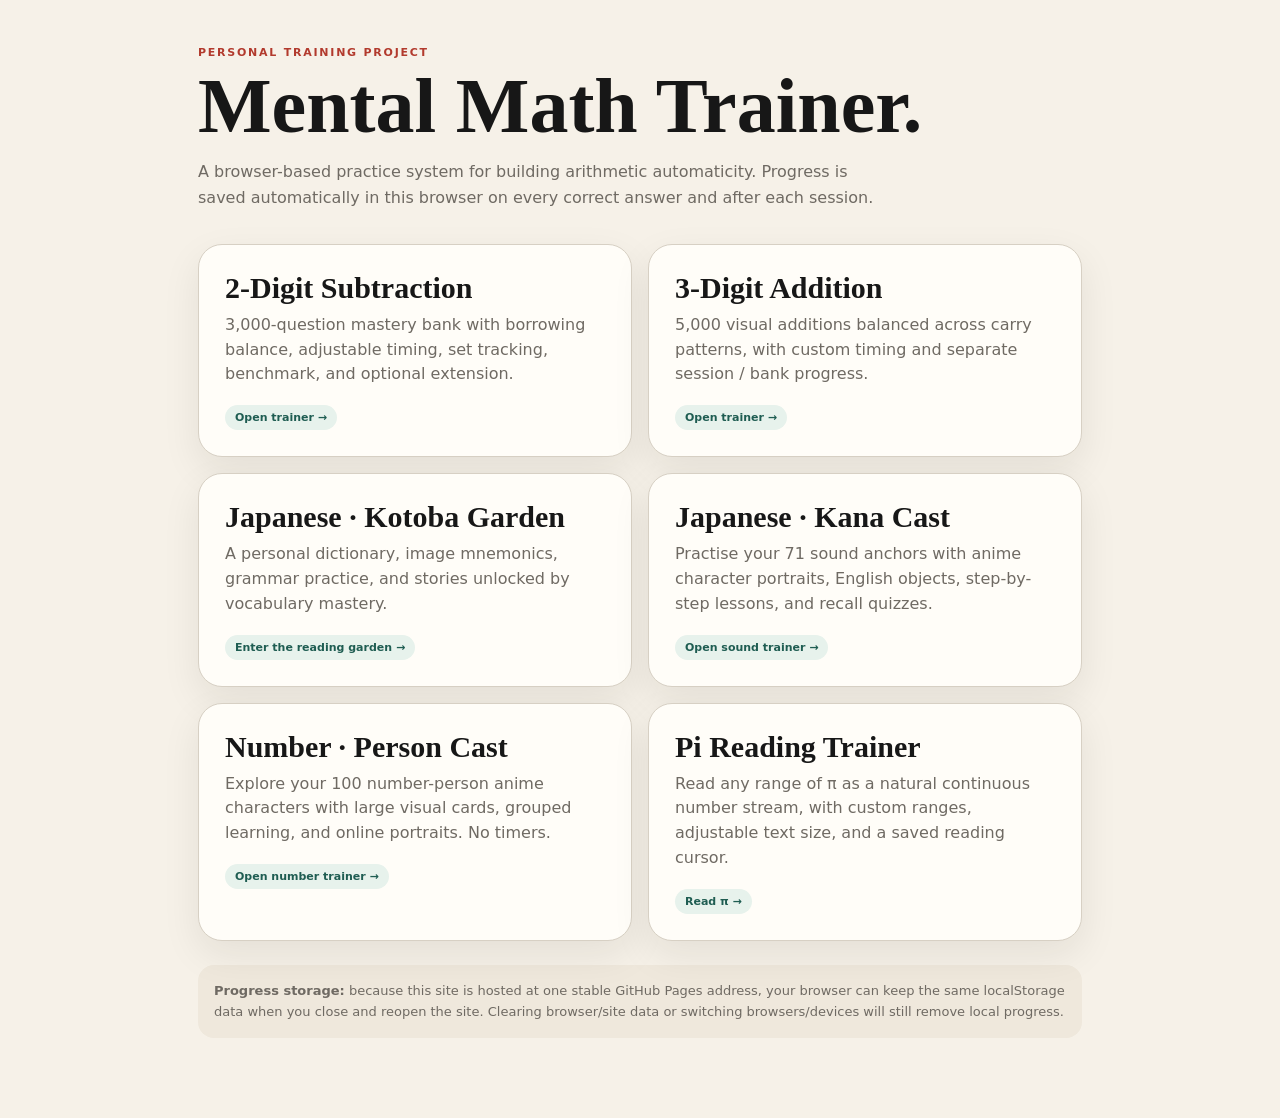
<file: index.html>
<!doctype html>
<html lang="en">
<head>
<meta charset="utf-8"><meta name="viewport" content="width=device-width,initial-scale=1">
<title>Mental Math Trainer</title>
<style>
:root{--p:#f6f1e8;--c:#fffdf8;--i:#171717;--m:#6f6a63;--l:#d7d0c4;--r:#b23a2d;--g:#1f5d52}
*{box-sizing:border-box}body{margin:0;background:var(--p);color:var(--i);font-family:Inter,system-ui,sans-serif}
main{max-width:920px;margin:auto;padding:46px 18px 80px}h1,h2{font-family:Georgia,serif}.ey{color:var(--r);font-weight:800;letter-spacing:.16em;text-transform:uppercase;font-size:11px}
h1{font-size:clamp(44px,9vw,78px);line-height:.95;margin:10px 0 16px}.lead{color:var(--m);line-height:1.65;max-width:700px}
.grid{display:grid;grid-template-columns:repeat(2,1fr);gap:16px;margin-top:32px}.card{display:block;text-decoration:none;color:inherit;background:var(--c);border:1px solid var(--l);border-radius:24px;padding:26px;box-shadow:0 14px 38px rgba(25,20,14,.08)}
.card:hover{transform:translateY(-2px)}.card h2{font-size:30px;margin:0 0 8px}.card p{color:var(--m);line-height:1.55;margin:0 0 18px}.tag{display:inline-block;padding:6px 10px;border-radius:99px;background:#e7f2ec;color:var(--g);font-size:11px;font-weight:800}
.note{margin-top:24px;background:#efe8dc;border-radius:16px;padding:16px;color:var(--m);line-height:1.6;font-size:13px}
@media(max-width:650px){.grid{grid-template-columns:1fr}}
</style></head>
<body><main>
<div class="ey">Personal training project</div>
<h1>Mental Math Trainer.</h1>
<p class="lead">A browser-based practice system for building arithmetic automaticity. Progress is saved automatically in this browser on every correct answer and after each session.</p>
<div class="grid">
<a class="card" href="subtraction.html"><h2>2-Digit Subtraction</h2><p>3,000-question mastery bank with borrowing balance, adjustable timing, set tracking, benchmark, and optional extension.</p><span class="tag">Open trainer →</span></a>
<a class="card" href="three-digit-addition.html"><h2>3-Digit Addition</h2><p>5,000 visual additions balanced across carry patterns, with custom timing and separate session / bank progress.</p><span class="tag">Open trainer →</span></a>
<a class="card" href="japanese/"><h2>Japanese · Kotoba Garden</h2><p>A personal dictionary, image mnemonics, grammar practice, and stories unlocked by vocabulary mastery.</p><span class="tag">Enter the reading garden →</span></a>
<a class="card" href="kana-cast/"><h2>Japanese · Kana Cast</h2><p>Practise your 71 sound anchors with anime character portraits, English objects, step-by-step lessons, and recall quizzes.</p><span class="tag">Open sound trainer →</span></a>
<a class="card" href="number-cast/"><h2>Number · Person Cast</h2><p>Explore your 100 number-person anime characters with large visual cards, grouped learning, and online portraits. No timers.</p><span class="tag">Open number trainer →</span></a>
<a class="card" href="pi-reader.html"><h2>Pi Reading Trainer</h2><p>Read any range of π as a natural continuous number stream, with custom ranges, adjustable text size, and a saved reading cursor.</p><span class="tag">Read π →</span></a>
</div>
<div class="note"><b>Progress storage:</b> because this site is hosted at one stable GitHub Pages address, your browser can keep the same localStorage data when you close and reopen the site. Clearing browser/site data or switching browsers/devices will still remove local progress.</div>
</main></body></html>
</file>
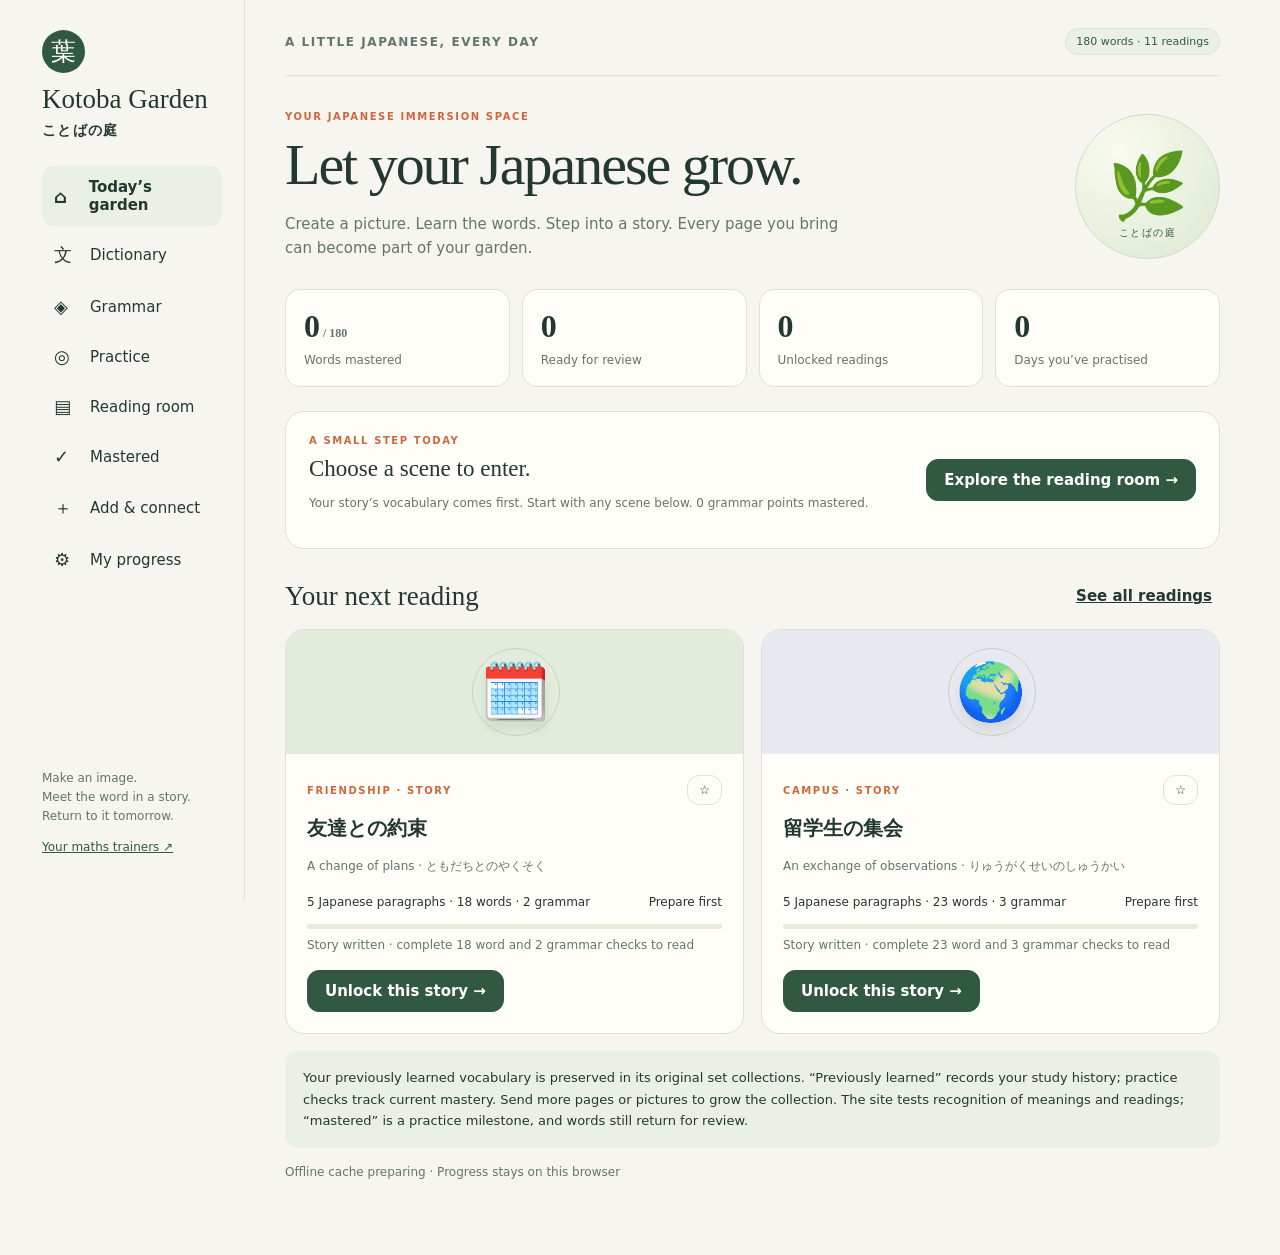
<file: japanese/index.html>
<!doctype html><html lang="en"><head><meta charset="utf-8"><meta name="viewport" content="width=device-width,initial-scale=1"><meta name="theme-color" content="#315942"><meta name="description" content="A personal Japanese dictionary and reading garden. Build images, master vocabulary, and immerse yourself in stories."><title>Kotoba Garden · Japanese immersion</title><link rel="stylesheet" href="styles.css"></head><body>
<div class="shell"><aside class="sidebar"><div class="brand"><span class="seal" lang="ja">葉</span><div>Kotoba Garden<b>ことばの庭</b></div></div><nav class="nav" aria-label="Sections">
<button data-view="home"><span class="icon">⌂</span>Today’s garden</button><button data-view="dictionary"><span class="icon">文</span>Dictionary</button><button data-view="grammar"><span class="icon">◈</span>Grammar</button><button data-view="practice"><span class="icon">◎</span>Practice</button><button data-view="stories"><span class="icon">▤</span>Reading room</button><button data-view="mastered"><span class="icon">✓</span>Mastered</button><button data-view="sources"><span class="icon">＋</span>Add & connect</button><button data-view="settings"><span class="icon">⚙</span>My progress</button>
</nav><div class="sidenote">Make an image.<br>Meet the word in a story.<br>Return to it tomorrow.<p><a href="../">Your maths trainers ↗</a></p></div></aside><main class="main"><header class="topbar"><span class="label">A LITTLE JAPANESE, EVERY DAY</span><span id="content-status" class="pill">Starter collection</span></header><div id="storage-warning" class="notice warning hidden" role="alert"></div><div id="app"></div><footer class="statusline" id="save-status" aria-live="polite"></footer></main></div><dialog id="word-dialog" aria-label="Dictionary entry"></dialog><div id="toast" class="hidden" role="status"></div>
<script id="initial-content" type="application/json">{
  "schemaVersion": 1,
  "revision": "2026-10-12-learned-sets-1",
  "updatedAt": "2026-10-12",
  "foundation": "Readings assume basic particles, pronouns, polite/past verb forms, それから, でも, だと／と, and こと. Target vocabulary and grammar are tested before each reading. These starter entries are not assumed mastered.",
  "sources": [
    {
      "id": "starter",
      "title": "Starter collection",
      "type": "original",
      "note": "Original learning material created for this site. Your pages and pictures will form separate source collections."
    },
    {
      "id": "learned-set-1",
      "title": "Give meanings · Set 1",
      "type": "prior-study",
      "previouslyLearned": true,
      "entryCount": 32,
      "note": "Recovered from kanji_vocab_practice.html created in the Give meanings chat. The user reports having learned this vocabulary. Inflected source forms are kept alongside dictionary lemmas.",
      "entries": [
        {
          "wordId": "learned-s1-01",
          "sourceForm": "悩む",
          "reading": "なやむ"
        },
        {
          "wordId": "learned-s1-02",
          "sourceForm": "相談",
          "reading": "そうだん"
        },
        {
          "wordId": "learned-s1-03",
          "sourceForm": "絶対",
          "reading": "ぜったい"
        },
        {
          "wordId": "learned-s1-04",
          "sourceForm": "約束",
          "reading": "やくそく"
        },
        {
          "wordId": "learned-s1-05",
          "sourceForm": "破る",
          "reading": "やぶる"
        },
        {
          "wordId": "learned-s1-06",
          "sourceForm": "警備",
          "reading": "けいび"
        },
        {
          "wordId": "learned-s1-07",
          "sourceForm": "都合",
          "reading": "つごう"
        },
        {
          "wordId": "learned-s1-08",
          "sourceForm": "延期",
          "reading": "えんき"
        },
        {
          "wordId": "learned-s1-09",
          "sourceForm": "住宅",
          "reading": "じゅうたく"
        },
        {
          "wordId": "learned-s1-10",
          "sourceForm": "光",
          "reading": "ひかり"
        },
        {
          "wordId": "learned-s1-11",
          "sourceForm": "奥",
          "reading": "おく"
        },
        {
          "wordId": "learned-s1-12",
          "sourceForm": "届く",
          "reading": "とどく"
        },
        {
          "wordId": "learned-s1-13",
          "sourceForm": "政府",
          "reading": "せいふ"
        },
        {
          "wordId": "learned-s1-14",
          "sourceForm": "調査",
          "reading": "ちょうさ"
        },
        {
          "wordId": "learned-s1-15",
          "sourceForm": "農産物",
          "reading": "のうさんぶつ"
        },
        {
          "wordId": "learned-s1-16",
          "sourceForm": "被害",
          "reading": "ひがい"
        },
        {
          "wordId": "learned-s1-17",
          "sourceForm": "記事",
          "reading": "きじ"
        },
        {
          "wordId": "learned-s1-18",
          "sourceForm": "汗",
          "reading": "あせ"
        },
        {
          "wordId": "learned-s1-19",
          "sourceForm": "流す",
          "reading": "ながす"
        },
        {
          "wordId": "learned-s1-20",
          "sourceForm": "働く",
          "reading": "はたらく"
        },
        {
          "wordId": "learned-s1-21",
          "sourceForm": "警告",
          "reading": "けいこく"
        },
        {
          "wordId": "learned-s1-22",
          "sourceForm": "飲酒",
          "reading": "いんしゅ"
        },
        {
          "wordId": "learned-s1-23",
          "sourceForm": "習慣",
          "reading": "しゅうかん"
        },
        {
          "wordId": "learned-s1-24",
          "sourceForm": "改める",
          "reading": "あらためる"
        },
        {
          "wordId": "learned-s1-25",
          "sourceForm": "一方",
          "reading": "いっぽう"
        },
        {
          "wordId": "learned-s1-26",
          "sourceForm": "姉妹",
          "reading": "しまい"
        },
        {
          "wordId": "learned-s1-27",
          "sourceForm": "姿",
          "reading": "すがた"
        },
        {
          "wordId": "learned-s1-28",
          "sourceForm": "似る",
          "reading": "にる"
        },
        {
          "wordId": "learned-s1-29",
          "sourceForm": "結ぶ",
          "reading": "むすぶ"
        },
        {
          "wordId": "learned-s1-30",
          "sourceForm": "著者",
          "reading": "ちょしゃ"
        },
        {
          "wordId": "learned-s1-31",
          "sourceForm": "地域",
          "reading": "ちいき"
        },
        {
          "wordId": "learned-s1-32",
          "sourceForm": "住民",
          "reading": "じゅうみん"
        }
      ]
    },
    {
      "id": "learned-set-2",
      "title": "Give meanings · Set 2",
      "type": "prior-study",
      "previouslyLearned": true,
      "entryCount": 32,
      "note": "Recovered from kanji_vocab_practice_set_2.html created in the Give meanings chat. The user reports having learned this vocabulary. Inflected source forms are kept alongside dictionary lemmas.",
      "entries": [
        {
          "wordId": "learned-s2-01",
          "sourceForm": "観察",
          "reading": "かんさつ"
        },
        {
          "wordId": "learned-s2-02",
          "sourceForm": "歴史",
          "reading": "れきし"
        },
        {
          "wordId": "learned-s2-03",
          "sourceForm": "担当",
          "reading": "たんとう"
        },
        {
          "wordId": "learned-s2-04",
          "sourceForm": "係員",
          "reading": "かかりいん"
        },
        {
          "wordId": "learned-s2-05",
          "sourceForm": "束",
          "reading": "たば"
        },
        {
          "wordId": "learned-s2-06",
          "sourceForm": "腕",
          "reading": "うで"
        },
        {
          "wordId": "learned-s2-07",
          "sourceForm": "抱える",
          "reading": "かかえる"
        },
        {
          "wordId": "learned-s2-08",
          "sourceForm": "独立",
          "reading": "どくりつ"
        },
        {
          "wordId": "learned-s2-09",
          "sourceForm": "希望",
          "reading": "きぼう"
        },
        {
          "wordId": "learned-s2-10",
          "sourceForm": "燃える",
          "reading": "もえる"
        },
        {
          "wordId": "learned-s2-11",
          "sourceForm": "耕す",
          "reading": "たがやす"
        },
        {
          "wordId": "learned-s2-12",
          "sourceForm": "種",
          "reading": "たね"
        },
        {
          "wordId": "learned-s2-13",
          "sourceForm": "草",
          "reading": "くさ"
        },
        {
          "wordId": "learned-s2-14",
          "sourceForm": "虫",
          "reading": "むし"
        },
        {
          "wordId": "learned-s2-15",
          "sourceForm": "作物",
          "reading": "さくもつ"
        },
        {
          "wordId": "learned-s2-16",
          "sourceForm": "守る",
          "reading": "まもる"
        },
        {
          "wordId": "learned-s2-17",
          "sourceForm": "混乱",
          "reading": "こんらん"
        },
        {
          "wordId": "learned-s2-18",
          "sourceForm": "肩",
          "reading": "かた"
        },
        {
          "wordId": "learned-s2-19",
          "sourceForm": "抜く",
          "reading": "ぬく"
        },
        {
          "wordId": "learned-s2-20",
          "sourceForm": "閉じる",
          "reading": "とじる"
        },
        {
          "wordId": "learned-s2-21",
          "sourceForm": "呼吸",
          "reading": "こきゅう"
        },
        {
          "wordId": "learned-s2-22",
          "sourceForm": "首相",
          "reading": "しゅしょう"
        },
        {
          "wordId": "learned-s2-23",
          "sourceForm": "状況",
          "reading": "じょうきょう"
        },
        {
          "wordId": "learned-s2-24",
          "sourceForm": "認める",
          "reading": "みとめる"
        },
        {
          "wordId": "learned-s2-25",
          "sourceForm": "雨量",
          "reading": "うりょう"
        },
        {
          "wordId": "learned-s2-26",
          "sourceForm": "湿度",
          "reading": "しつど"
        },
        {
          "wordId": "learned-s2-27",
          "sourceForm": "途中",
          "reading": "とちゅう"
        },
        {
          "wordId": "learned-s2-28",
          "sourceForm": "突然",
          "reading": "とつぜん"
        },
        {
          "wordId": "learned-s2-29",
          "sourceForm": "死亡",
          "reading": "しぼう"
        },
        {
          "wordId": "learned-s2-30",
          "sourceForm": "深い",
          "reading": "ふかい"
        },
        {
          "wordId": "learned-s2-31",
          "sourceForm": "沈む",
          "reading": "しずむ"
        },
        {
          "wordId": "learned-s2-32",
          "sourceForm": "優しい",
          "reading": "やさしい"
        }
      ]
    },
    {
      "id": "learned-set-3",
      "title": "Give meanings · Set 3",
      "type": "prior-study",
      "previouslyLearned": true,
      "entryCount": 36,
      "note": "Recovered from kanji_vocab_practice_set_3.html created in the Give meanings chat. The user reports having learned this vocabulary. Inflected source forms are kept alongside dictionary lemmas.",
      "entries": [
        {
          "wordId": "learned-s3-01",
          "sourceForm": "細かい",
          "reading": "こまかい"
        },
        {
          "wordId": "learned-s3-02",
          "sourceForm": "肯定的",
          "reading": "こうていてき"
        },
        {
          "wordId": "learned-s1-07",
          "sourceForm": "都合",
          "reading": "つごう"
        },
        {
          "wordId": "learned-s3-04",
          "sourceForm": "帰宅",
          "reading": "きたく"
        },
        {
          "wordId": "learned-s3-05",
          "sourceForm": "不規則",
          "reading": "ふきそく"
        },
        {
          "wordId": "learned-s3-06",
          "sourceForm": "夜中",
          "reading": "よなか"
        },
        {
          "wordId": "learned-s3-07",
          "sourceForm": "血液",
          "reading": "けつえき"
        },
        {
          "wordId": "learned-s3-08",
          "sourceForm": "栄養分",
          "reading": "えいようぶん"
        },
        {
          "wordId": "learned-s3-09",
          "sourceForm": "供給",
          "reading": "きょうきゅう"
        },
        {
          "wordId": "learned-s3-10",
          "sourceForm": "運び去る",
          "reading": "はこびさる"
        },
        {
          "wordId": "learned-s3-11",
          "sourceForm": "工夫",
          "reading": "くふう"
        },
        {
          "wordId": "learned-s3-12",
          "sourceForm": "重ねる",
          "reading": "かさねる"
        },
        {
          "wordId": "experiment",
          "sourceForm": "実験",
          "reading": "じっけん"
        },
        {
          "wordId": "learned-s3-14",
          "sourceForm": "成功",
          "reading": "せいこう"
        },
        {
          "wordId": "learned-s3-15",
          "sourceForm": "受ける",
          "reading": "うける"
        },
        {
          "wordId": "learned-s3-16",
          "sourceForm": "権利",
          "reading": "けんり"
        },
        {
          "wordId": "learned-s3-17",
          "sourceForm": "憲法",
          "reading": "けんぽう"
        },
        {
          "wordId": "learned-s3-18",
          "sourceForm": "分野",
          "reading": "ぶんや"
        },
        {
          "wordId": "learned-s3-19",
          "sourceForm": "人類学",
          "reading": "じんるいがく"
        },
        {
          "wordId": "learned-s3-20",
          "sourceForm": "日常",
          "reading": "にちじょう"
        },
        {
          "wordId": "learned-s3-21",
          "sourceForm": "現象",
          "reading": "げんしょう"
        },
        {
          "wordId": "learned-s3-22",
          "sourceForm": "論文",
          "reading": "ろんぶん"
        },
        {
          "wordId": "learned-s3-23",
          "sourceForm": "映る",
          "reading": "うつる"
        },
        {
          "wordId": "learned-s3-24",
          "sourceForm": "左右",
          "reading": "さゆう"
        },
        {
          "wordId": "learned-s3-25",
          "sourceForm": "逆",
          "reading": "ぎゃく"
        },
        {
          "wordId": "learned-s3-26",
          "sourceForm": "囲む",
          "reading": "かこむ"
        },
        {
          "wordId": "learned-s3-27",
          "sourceForm": "農業",
          "reading": "のうぎょう"
        },
        {
          "wordId": "learned-s3-28",
          "sourceForm": "募集",
          "reading": "ぼしゅう"
        },
        {
          "wordId": "learned-s3-29",
          "sourceForm": "平等",
          "reading": "びょうどう"
        },
        {
          "wordId": "learned-s3-30",
          "sourceForm": "各国",
          "reading": "かくこく"
        },
        {
          "wordId": "learned-s3-31",
          "sourceForm": "代表",
          "reading": "だいひょう"
        },
        {
          "wordId": "learned-s3-32",
          "sourceForm": "出席",
          "reading": "しゅっせき"
        },
        {
          "wordId": "learned-s3-33",
          "sourceForm": "軽い",
          "reading": "かるい"
        },
        {
          "wordId": "learned-s3-34",
          "sourceForm": "操作",
          "reading": "そうさ"
        },
        {
          "wordId": "learned-s3-35",
          "sourceForm": "簡単",
          "reading": "かんたん"
        },
        {
          "wordId": "learned-s3-36",
          "sourceForm": "値段",
          "reading": "ねだん"
        }
      ]
    },
    {
      "id": "learned-set-4",
      "title": "Give meanings · Set 4",
      "type": "prior-study",
      "previouslyLearned": true,
      "entryCount": 36,
      "note": "Recovered from kanji_vocab_practice_set_4.html created in the Give meanings chat. The user reports having learned this vocabulary. Inflected source forms are kept alongside dictionary lemmas.",
      "entries": [
        {
          "wordId": "learned-s4-01",
          "sourceForm": "欠点",
          "reading": "けってん"
        },
        {
          "wordId": "learned-s4-02",
          "sourceForm": "比べる",
          "reading": "くらべる"
        },
        {
          "wordId": "learned-s4-03",
          "sourceForm": "進歩",
          "reading": "しんぽ"
        },
        {
          "wordId": "learned-s4-04",
          "sourceForm": "放送局",
          "reading": "ほうそうきょく"
        },
        {
          "wordId": "learned-s4-05",
          "sourceForm": "正面",
          "reading": "しょうめん"
        },
        {
          "wordId": "learned-s4-06",
          "sourceForm": "停車",
          "reading": "ていしゃ"
        },
        {
          "wordId": "learned-s4-07",
          "sourceForm": "禁止",
          "reading": "きんし"
        },
        {
          "wordId": "learned-s4-08",
          "sourceForm": "地震",
          "reading": "じしん"
        },
        {
          "wordId": "learned-s4-09",
          "sourceForm": "際",
          "reading": "さい"
        },
        {
          "wordId": "learned-s1-16",
          "sourceForm": "被害",
          "reading": "ひがい"
        },
        {
          "wordId": "learned-s4-11",
          "sourceForm": "確か",
          "reading": "たしか"
        },
        {
          "wordId": "learned-s4-12",
          "sourceForm": "情報",
          "reading": "じょうほう"
        },
        {
          "wordId": "learned-s4-13",
          "sourceForm": "航空",
          "reading": "こうくう"
        },
        {
          "wordId": "learned-s4-14",
          "sourceForm": "万一",
          "reading": "まんいち"
        },
        {
          "wordId": "learned-s4-15",
          "sourceForm": "備えて",
          "reading": "そなえて"
        },
        {
          "wordId": "learned-s4-16",
          "sourceForm": "救助",
          "reading": "きゅうじょ"
        },
        {
          "wordId": "learned-s4-17",
          "sourceForm": "留学生",
          "reading": "りゅうがくせい"
        },
        {
          "wordId": "learned-s4-18",
          "sourceForm": "集会",
          "reading": "しゅうかい"
        },
        {
          "wordId": "learned-s4-19",
          "sourceForm": "参加",
          "reading": "さんか"
        },
        {
          "wordId": "learned-s4-20",
          "sourceForm": "交換",
          "reading": "こうかん"
        },
        {
          "wordId": "learned-s4-21",
          "sourceForm": "珍しい",
          "reading": "めずらしい"
        },
        {
          "wordId": "learned-s4-22",
          "sourceForm": "植物",
          "reading": "しょくぶつ"
        },
        {
          "wordId": "investigate",
          "sourceForm": "調べて",
          "reading": "しらべて"
        },
        {
          "wordId": "learned-s4-24",
          "sourceForm": "記録",
          "reading": "きろく"
        },
        {
          "wordId": "learned-s4-25",
          "sourceForm": "老人",
          "reading": "ろうじん"
        },
        {
          "wordId": "learned-s4-26",
          "sourceForm": "接触",
          "reading": "せっしょく"
        },
        {
          "wordId": "learned-s4-27",
          "sourceForm": "倒れ",
          "reading": "たおれ"
        },
        {
          "wordId": "learned-s4-28",
          "sourceForm": "折った",
          "reading": "おった"
        },
        {
          "wordId": "learned-s4-29",
          "sourceForm": "汚染",
          "reading": "おせん"
        },
        {
          "wordId": "learned-s4-30",
          "sourceForm": "恐れた",
          "reading": "おそれた"
        },
        {
          "wordId": "learned-s1-32",
          "sourceForm": "住民",
          "reading": "じゅうみん"
        },
        {
          "wordId": "learned-s4-32",
          "sourceForm": "鉱山",
          "reading": "こうざん"
        },
        {
          "wordId": "learned-s4-33",
          "sourceForm": "恋愛",
          "reading": "れんあい"
        },
        {
          "wordId": "learned-s4-34",
          "sourceForm": "結婚",
          "reading": "けっこん"
        },
        {
          "wordId": "learned-s4-35",
          "sourceForm": "賛成",
          "reading": "さんせい"
        },
        {
          "wordId": "learned-s4-36",
          "sourceForm": "順番",
          "reading": "じゅんばん"
        }
      ]
    }
  ],
  "words": [
    {
      "id": "class",
      "surface": "授業",
      "reading": "じゅぎょう",
      "meaning": "class; lesson",
      "tags": [
        "Campus"
      ],
      "icon": "📖",
      "scene": "Picture a classroom floating inside a giant open book.",
      "sourceId": "starter",
      "kanji": [
        {
          "char": "授",
          "meaning": "impart; teach",
          "reading": "じゅ"
        },
        {
          "char": "業",
          "meaning": "work; business",
          "reading": "ぎょう"
        }
      ],
      "forms": {},
      "example": {
        "jp": "授業が終わったあとで、友達と図書館に行きました。",
        "en": "After class finished, I went to the library with a friend."
      }
    },
    {
      "id": "end",
      "surface": "終わる",
      "reading": "おわる",
      "meaning": "to finish; to end",
      "tags": [
        "Everyday"
      ],
      "icon": "🏁",
      "scene": "A clock crosses a finish line and stops.",
      "sourceId": "starter",
      "kanji": [
        {
          "char": "終",
          "meaning": "end",
          "reading": "しゅう／お"
        }
      ],
      "forms": {
        "終わった": "おわった"
      },
      "example": {
        "jp": "授業が終わったあとで、友達と図書館に行きました。",
        "en": "After class finished, I went to the library with a friend."
      }
    },
    {
      "id": "friend",
      "surface": "友達",
      "reading": "ともだち",
      "meaning": "friend",
      "tags": [
        "Everyday"
      ],
      "icon": "🤝",
      "scene": "Picture a friend catching you before you fall.",
      "sourceId": "starter",
      "kanji": [
        {
          "char": "友",
          "meaning": "friend",
          "reading": "とも"
        },
        {
          "char": "達",
          "meaning": "reach; plural suffix",
          "reading": "たち"
        }
      ],
      "forms": {},
      "example": {
        "jp": "授業が終わったあとで、友達と図書館に行きました。",
        "en": "After class finished, I went to the library with a friend."
      }
    },
    {
      "id": "library",
      "surface": "図書館",
      "reading": "としょかん",
      "meaning": "library",
      "tags": [
        "Campus"
      ],
      "icon": "📚",
      "scene": "A building made entirely of stacked books.",
      "sourceId": "starter",
      "kanji": [
        {
          "char": "図",
          "meaning": "diagram",
          "reading": "と"
        },
        {
          "char": "書",
          "meaning": "write; book",
          "reading": "しょ"
        },
        {
          "char": "館",
          "meaning": "building",
          "reading": "かん"
        }
      ],
      "forms": {},
      "example": {
        "jp": "授業が終わったあとで、友達と図書館に行きました。",
        "en": "After class finished, I went to the library with a friend."
      }
    },
    {
      "id": "go",
      "surface": "行く",
      "reading": "いく",
      "meaning": "to go",
      "tags": [
        "Everyday"
      ],
      "icon": "🚶",
      "scene": "Walk through a doorway into a new scene.",
      "sourceId": "starter",
      "kanji": [
        {
          "char": "行",
          "meaning": "go",
          "reading": "い／こう"
        }
      ],
      "forms": {
        "行きました": "いきました"
      },
      "example": {
        "jp": "授業が終わったあとで、友達と図書館に行きました。",
        "en": "After class finished, I went to the library with a friend."
      }
    },
    {
      "id": "rain",
      "surface": "雨",
      "reading": "あめ",
      "meaning": "rain",
      "tags": [
        "Everyday"
      ],
      "icon": "🌧️",
      "scene": "An enormous cloud rains inside your room.",
      "sourceId": "starter",
      "kanji": [
        {
          "char": "雨",
          "meaning": "rain",
          "reading": "あめ"
        }
      ],
      "forms": {},
      "example": {
        "jp": "雨なので、友達が傘を貸してくれました。",
        "en": "Because it was raining, my friend lent me an umbrella."
      }
    },
    {
      "id": "umbrella",
      "surface": "傘",
      "reading": "かさ",
      "meaning": "umbrella",
      "tags": [
        "Everyday"
      ],
      "icon": "☂️",
      "scene": "A huge umbrella lifts you into the air.",
      "sourceId": "starter",
      "kanji": [
        {
          "char": "傘",
          "meaning": "umbrella",
          "reading": "かさ"
        }
      ],
      "forms": {},
      "example": {
        "jp": "雨なので、友達が傘を貸してくれました。",
        "en": "Because it was raining, my friend lent me an umbrella."
      }
    },
    {
      "id": "lend",
      "surface": "貸す",
      "reading": "かす",
      "meaning": "to lend",
      "tags": [
        "Everyday"
      ],
      "icon": "🫴",
      "scene": "Pass an umbrella to a friend with a return ribbon attached.",
      "sourceId": "starter",
      "kanji": [
        {
          "char": "貸",
          "meaning": "lend",
          "reading": "か"
        }
      ],
      "forms": {
        "貸して": "かして"
      },
      "example": {
        "jp": "雨なので、友達が傘を貸してくれました。",
        "en": "Because it was raining, my friend lent me an umbrella."
      }
    },
    {
      "id": "together",
      "surface": "一緒に",
      "reading": "いっしょに",
      "meaning": "together",
      "tags": [
        "Everyday"
      ],
      "icon": "👥",
      "scene": "Two people walk inside one enormous shoe.",
      "sourceId": "starter",
      "kanji": [
        {
          "char": "一",
          "meaning": "one",
          "reading": "いち"
        },
        {
          "char": "緒",
          "meaning": "cord; together",
          "reading": "しょ"
        }
      ],
      "forms": {},
      "example": {
        "jp": "一緒に本を読みました。友達が日本語を説明してくれました。",
        "en": "We read a book together. My friend explained the Japanese to me."
      }
    },
    {
      "id": "station",
      "surface": "駅",
      "reading": "えき",
      "meaning": "station",
      "tags": [
        "Travel"
      ],
      "icon": "🚉",
      "scene": "A tiny train station sits on your palm.",
      "sourceId": "starter",
      "kanji": [
        {
          "char": "駅",
          "meaning": "station",
          "reading": "えき"
        }
      ],
      "forms": {},
      "example": {
        "jp": "朝、友達と一緒に駅に行きました。それから、家に帰りました。",
        "en": "In the morning, I went to the station with my friend. Then I returned home."
      }
    },
    {
      "id": "last-train",
      "surface": "終電",
      "reading": "しゅうでん",
      "meaning": "last train",
      "tags": [
        "Travel"
      ],
      "icon": "🚆",
      "scene": "The final train pulls away as the moon waves goodbye.",
      "sourceId": "starter",
      "kanji": [
        {
          "char": "終",
          "meaning": "end",
          "reading": "しゅう／お"
        },
        {
          "char": "電",
          "meaning": "electricity",
          "reading": "でん"
        }
      ],
      "forms": {},
      "example": {
        "jp": "終電に間に合わなかったので、友達の家に泊まりました。",
        "en": "Because I missed the last train, I stayed at a friend’s house."
      }
    },
    {
      "id": "miss",
      "surface": "間に合わない",
      "reading": "まにあわない",
      "meaning": "not to make it in time",
      "tags": [
        "Travel"
      ],
      "icon": "⏰",
      "scene": "The train doors close a second before your hand arrives.",
      "sourceId": "starter",
      "kanji": [
        {
          "char": "間",
          "meaning": "interval",
          "reading": "ま"
        },
        {
          "char": "合",
          "meaning": "fit; join",
          "reading": "あ"
        }
      ],
      "forms": {
        "間に合わなかった": "まにあわなかった"
      },
      "example": {
        "jp": "終電に間に合わなかったので、友達の家に泊まりました。",
        "en": "Because I missed the last train, I stayed at a friend’s house."
      }
    },
    {
      "id": "house",
      "surface": "家",
      "reading": "いえ",
      "meaning": "house; home",
      "tags": [
        "Everyday"
      ],
      "icon": "🏠",
      "scene": "A warm house opens its arms to welcome you.",
      "sourceId": "starter",
      "kanji": [
        {
          "char": "家",
          "meaning": "house",
          "reading": "いえ"
        }
      ],
      "forms": {},
      "example": {
        "jp": "終電に間に合わなかったので、友達の家に泊まりました。",
        "en": "Because I missed the last train, I stayed at a friend’s house."
      }
    },
    {
      "id": "stay",
      "surface": "泊まる",
      "reading": "とまる",
      "meaning": "to stay overnight",
      "tags": [
        "Travel"
      ],
      "icon": "🛏️",
      "scene": "A suitcase falls asleep in a guest bed.",
      "sourceId": "starter",
      "kanji": [
        {
          "char": "泊",
          "meaning": "stay overnight",
          "reading": "と"
        }
      ],
      "forms": {
        "泊まりました": "とまりました"
      },
      "example": {
        "jp": "終電に間に合わなかったので、友達の家に泊まりました。",
        "en": "Because I missed the last train, I stayed at a friend’s house."
      }
    },
    {
      "id": "morning",
      "surface": "朝",
      "reading": "あさ",
      "meaning": "morning",
      "tags": [
        "Everyday"
      ],
      "icon": "🌅",
      "scene": "The sun pops out of your breakfast bowl.",
      "sourceId": "starter",
      "kanji": [
        {
          "char": "朝",
          "meaning": "morning",
          "reading": "あさ"
        }
      ],
      "forms": {},
      "example": {
        "jp": "朝、友達と一緒に駅に行きました。それから、家に帰りました。",
        "en": "In the morning, I went to the station with my friend. Then I returned home."
      }
    },
    {
      "id": "return",
      "surface": "帰る",
      "reading": "かえる",
      "meaning": "to return home",
      "tags": [
        "Travel"
      ],
      "icon": "↩️",
      "scene": "Follow a ribbon that curls back to your front door.",
      "sourceId": "starter",
      "kanji": [
        {
          "char": "帰",
          "meaning": "return",
          "reading": "かえ"
        }
      ],
      "forms": {
        "帰りました": "かえりました"
      },
      "example": {
        "jp": "朝、友達と一緒に駅に行きました。それから、家に帰りました。",
        "en": "In the morning, I went to the station with my friend. Then I returned home."
      }
    },
    {
      "id": "research",
      "surface": "研究",
      "reading": "けんきゅう",
      "meaning": "research",
      "tags": [
        "Engineering"
      ],
      "icon": "🔬",
      "scene": "Look through a microscope at a tiny world of questions.",
      "sourceId": "starter",
      "kanji": [
        {
          "char": "研",
          "meaning": "polish; study",
          "reading": "けん"
        },
        {
          "char": "究",
          "meaning": "investigate",
          "reading": "きゅう"
        }
      ],
      "forms": {},
      "example": {
        "jp": "原因を調べたあとで、友達と一緒に実験を重ねました。細かい記録は研究で大切です。",
        "en": "After investigating the cause, I repeated the experiment with a friend. Detailed records are important in research."
      }
    },
    {
      "id": "experiment",
      "surface": "実験",
      "reading": "じっけん",
      "meaning": "experiment",
      "tags": [
        "Engineering",
        "Previously learned",
        "Set 3"
      ],
      "icon": "🧪",
      "scene": "A test tube launches a tiny rocket.",
      "sourceId": "starter",
      "kanji": [
        {
          "char": "実",
          "meaning": "truth; fruit",
          "reading": "じつ"
        },
        {
          "char": "験",
          "meaning": "test",
          "reading": "けん"
        }
      ],
      "forms": {},
      "example": {
        "jp": "実験の前に、先生の説明を聞きました。",
        "en": "Before the experiment, I listened to the teacher’s explanation."
      },
      "previouslyLearned": true,
      "sourceIds": [
        "starter",
        "learned-set-3"
      ],
      "learnedSets": [
        3
      ],
      "accept": [
        "experiment",
        "experimentation"
      ]
    },
    {
      "id": "fail",
      "surface": "失敗する",
      "reading": "しっぱいする",
      "meaning": "to fail; to make a mistake",
      "tags": [
        "Engineering"
      ],
      "icon": "💥",
      "scene": "A machine spits out a wonky wheel; you inspect it.",
      "sourceId": "starter",
      "kanji": [
        {
          "char": "失",
          "meaning": "lose",
          "reading": "しつ"
        },
        {
          "char": "敗",
          "meaning": "failure",
          "reading": "はい"
        }
      ],
      "forms": {
        "失敗しました": "しっぱいしました",
        "失敗した": "しっぱいした"
      },
      "example": {
        "jp": "でも、実験は失敗しました。友達が原因を調べてくれました。",
        "en": "But the experiment failed. My friend investigated the cause for me."
      }
    },
    {
      "id": "reason",
      "surface": "原因",
      "reading": "げんいん",
      "meaning": "cause; reason",
      "tags": [
        "Engineering"
      ],
      "icon": "🔎",
      "scene": "A magnifying glass traces a broken wire to its source.",
      "sourceId": "starter",
      "kanji": [
        {
          "char": "原",
          "meaning": "origin",
          "reading": "げん"
        },
        {
          "char": "因",
          "meaning": "cause",
          "reading": "いん"
        }
      ],
      "forms": {},
      "example": {
        "jp": "でも、実験は失敗しました。友達が原因を調べてくれました。",
        "en": "But the experiment failed. My friend investigated the cause for me."
      }
    },
    {
      "id": "investigate",
      "surface": "調べる",
      "reading": "しらべる",
      "meaning": "to investigate; to look up",
      "tags": [
        "Engineering",
        "Previously learned",
        "Set 4"
      ],
      "icon": "🕵️",
      "scene": "Search a mountain of papers with a giant magnifying glass.",
      "sourceId": "starter",
      "kanji": [
        {
          "char": "調",
          "meaning": "investigate; tune",
          "reading": "しら"
        }
      ],
      "forms": {
        "調べて": "しらべて",
        "調べた": "しらべた"
      },
      "example": {
        "jp": "でも、実験は失敗しました。友達が原因を調べてくれました。",
        "en": "But the experiment failed. My friend investigated the cause for me."
      },
      "previouslyLearned": true,
      "sourceIds": [
        "starter",
        "learned-set-4"
      ],
      "learnedSets": [
        4
      ],
      "accept": [
        "investigate",
        "check",
        "look up",
        "research",
        "examine"
      ]
    },
    {
      "id": "explain",
      "surface": "説明する",
      "reading": "せつめいする",
      "meaning": "to explain",
      "tags": [
        "Campus"
      ],
      "icon": "💬",
      "scene": "A diagram escapes from your mouth into a speech bubble.",
      "sourceId": "starter",
      "kanji": [
        {
          "char": "説",
          "meaning": "explain",
          "reading": "せつ"
        },
        {
          "char": "明",
          "meaning": "bright; clear",
          "reading": "めい"
        }
      ],
      "forms": {
        "説明して": "せつめいして",
        "説明": "せつめい",
        "説明しました": "せつめいしました"
      },
      "example": {
        "jp": "一緒に本を読みました。友達が日本語を説明してくれました。",
        "en": "We read a book together. My friend explained the Japanese to me."
      }
    },
    {
      "id": "again",
      "surface": "もう一度",
      "reading": "もういちど",
      "meaning": "once again; one more time",
      "tags": [
        "Everyday"
      ],
      "icon": "🔁",
      "scene": "A rewind arrow pulls a scene back to its beginning.",
      "sourceId": "starter",
      "kanji": [
        {
          "char": "一",
          "meaning": "one",
          "reading": "いち"
        },
        {
          "char": "度",
          "meaning": "degree; occurrence",
          "reading": "ど"
        }
      ],
      "forms": {},
      "example": {
        "jp": "原因が分かったあとで、一緒にもう一度実験をしました。",
        "en": "After we understood the cause, we did the experiment together once more."
      }
    },
    {
      "id": "do",
      "surface": "する",
      "reading": "する",
      "meaning": "to do",
      "tags": [
        "Everyday"
      ],
      "icon": "⚙️",
      "scene": "Push a giant button that makes an action happen.",
      "sourceId": "starter",
      "kanji": [],
      "forms": {
        "しました": "しました"
      },
      "example": {
        "jp": "原因が分かったあとで、一緒にもう一度実験をしました。",
        "en": "After we understood the cause, we did the experiment together once more."
      }
    },
    {
      "id": "cook",
      "surface": "料理",
      "reading": "りょうり",
      "meaning": "cooking; cuisine",
      "tags": [
        "Home"
      ],
      "icon": "🍳",
      "scene": "A frying pan becomes a stage for dancing vegetables.",
      "sourceId": "starter",
      "kanji": [
        {
          "char": "料",
          "meaning": "material; fee",
          "reading": "りょう"
        },
        {
          "char": "理",
          "meaning": "reason; principle",
          "reading": "り"
        }
      ],
      "forms": {},
      "example": {
        "jp": "友達が料理を作ってくれました。おいしかったです。",
        "en": "My friend cooked for me. It was delicious."
      }
    },
    {
      "id": "music",
      "surface": "音楽",
      "reading": "おんがく",
      "meaning": "music",
      "tags": [
        "Home"
      ],
      "icon": "🎵",
      "scene": "Musical notes bounce around your kitchen.",
      "sourceId": "starter",
      "kanji": [
        {
          "char": "音",
          "meaning": "sound",
          "reading": "おん"
        },
        {
          "char": "楽",
          "meaning": "music; ease",
          "reading": "がく"
        }
      ],
      "forms": {},
      "example": {
        "jp": "音楽を聞きながら、料理を作りました。",
        "en": "I cooked while listening to music."
      }
    },
    {
      "id": "listen",
      "surface": "聞く",
      "reading": "きく",
      "meaning": "to listen; to hear; to ask",
      "tags": [
        "Everyday"
      ],
      "icon": "👂",
      "scene": "An enormous ear catches floating musical notes.",
      "sourceId": "starter",
      "kanji": [
        {
          "char": "聞",
          "meaning": "hear",
          "reading": "き"
        }
      ],
      "forms": {
        "聞きました": "ききました",
        "聞き": "きき",
        "聞きます": "ききます"
      },
      "example": {
        "jp": "実験の前に、先生の説明を聞きました。",
        "en": "Before the experiment, I listened to the teacher’s explanation."
      }
    },
    {
      "id": "make",
      "surface": "作る",
      "reading": "つくる",
      "meaning": "to make",
      "tags": [
        "Home"
      ],
      "icon": "🛠️",
      "scene": "Build a bowl of food with tiny construction tools.",
      "sourceId": "starter",
      "kanji": [
        {
          "char": "作",
          "meaning": "make",
          "reading": "つく"
        }
      ],
      "forms": {
        "作って": "つくって",
        "作る": "つくる",
        "作りました": "つくりました",
        "作った": "つくった"
      },
      "example": {
        "jp": "友達が料理を作ってくれました。おいしかったです。",
        "en": "My friend cooked for me. It was delicious."
      }
    },
    {
      "id": "vegetable",
      "surface": "野菜",
      "reading": "やさい",
      "meaning": "vegetable",
      "tags": [
        "Home"
      ],
      "icon": "🥬",
      "scene": "A cabbage rolls across your kitchen like a bowling ball.",
      "sourceId": "starter",
      "kanji": [
        {
          "char": "野",
          "meaning": "field",
          "reading": "や"
        },
        {
          "char": "菜",
          "meaning": "vegetable",
          "reading": "さい"
        }
      ],
      "forms": {},
      "example": {
        "jp": "料理を作る前に、野菜を買いました。",
        "en": "Before cooking, I bought vegetables."
      }
    },
    {
      "id": "buy",
      "surface": "買う",
      "reading": "かう",
      "meaning": "to buy",
      "tags": [
        "Home"
      ],
      "icon": "🛒",
      "scene": "An enormous coin turns into a bag of vegetables.",
      "sourceId": "starter",
      "kanji": [
        {
          "char": "買",
          "meaning": "buy",
          "reading": "か"
        }
      ],
      "forms": {
        "買いました": "かいました"
      },
      "example": {
        "jp": "料理を作る前に、野菜を買いました。",
        "en": "Before cooking, I bought vegetables."
      }
    },
    {
      "id": "delicious",
      "surface": "おいしい",
      "reading": "おいしい",
      "meaning": "delicious; tasty",
      "tags": [
        "Home"
      ],
      "icon": "😋",
      "scene": "A bowl sparkles as you taste it.",
      "sourceId": "starter",
      "kanji": [],
      "forms": {
        "おいしかった": "おいしかった"
      },
      "example": {
        "jp": "友達が料理を作ってくれました。おいしかったです。",
        "en": "My friend cooked for me. It was delicious."
      }
    },
    {
      "id": "eat",
      "surface": "食べる",
      "reading": "たべる",
      "meaning": "to eat",
      "tags": [
        "Home"
      ],
      "icon": "🥢",
      "scene": "Chopsticks lift a giant glowing bite.",
      "sourceId": "starter",
      "kanji": [
        {
          "char": "食",
          "meaning": "eat",
          "reading": "た"
        }
      ],
      "forms": {
        "食べました": "たべました"
      },
      "example": {
        "jp": "作ったあとで、友達と一緒に食べました。おいしかったです。",
        "en": "After making the meal, I ate together with a friend. It was delicious."
      }
    },
    {
      "id": "practice",
      "surface": "練習",
      "reading": "れんしゅう",
      "meaning": "practice",
      "tags": [
        "Learning"
      ],
      "icon": "🎯",
      "scene": "Repeat a throw until every arrow lands in the centre.",
      "sourceId": "starter",
      "kanji": [
        {
          "char": "練",
          "meaning": "train; refine",
          "reading": "れん"
        },
        {
          "char": "習",
          "meaning": "learn",
          "reading": "しゅう"
        }
      ],
      "forms": {
        "練習します": "れんしゅうします",
        "練習しました": "れんしゅうしました",
        "練習する": "れんしゅうする"
      },
      "example": {
        "jp": "私は毎日、少し日本語を練習します。難しかったら、先生に聞きます。",
        "en": "I practise a little Japanese every day. If it is difficult, I ask my teacher."
      }
    },
    {
      "id": "every-day",
      "surface": "毎日",
      "reading": "まいにち",
      "meaning": "every day",
      "tags": [
        "Learning"
      ],
      "icon": "🗓️",
      "scene": "A calendar walks one step forward each morning.",
      "sourceId": "starter",
      "kanji": [
        {
          "char": "毎",
          "meaning": "every",
          "reading": "まい"
        },
        {
          "char": "日",
          "meaning": "day; sun",
          "reading": "にち"
        }
      ],
      "forms": {},
      "example": {
        "jp": "私は毎日、少し日本語を練習します。難しかったら、先生に聞きます。",
        "en": "I practise a little Japanese every day. If it is difficult, I ask my teacher."
      }
    },
    {
      "id": "little",
      "surface": "少し",
      "reading": "すこし",
      "meaning": "a little; a bit",
      "tags": [
        "Learning"
      ],
      "icon": "🤏",
      "scene": "A tiny drop fills a cup a little at a time.",
      "sourceId": "starter",
      "kanji": [
        {
          "char": "少",
          "meaning": "few; little",
          "reading": "すこ"
        }
      ],
      "forms": {},
      "example": {
        "jp": "私は毎日、少し日本語を練習します。難しかったら、先生に聞きます。",
        "en": "I practise a little Japanese every day. If it is difficult, I ask my teacher."
      }
    },
    {
      "id": "continue",
      "surface": "続ける",
      "reading": "つづける",
      "meaning": "to continue",
      "tags": [
        "Learning"
      ],
      "icon": "🧵",
      "scene": "Keep pulling an endless thread through your hands.",
      "sourceId": "starter",
      "kanji": [
        {
          "char": "続",
          "meaning": "continue",
          "reading": "つづ"
        }
      ],
      "forms": {
        "続けます": "つづけます"
      },
      "example": {
        "jp": "毎日続けるので、少し分かります。練習は大切だと思います。",
        "en": "Because I keep going every day, I understand a little. I think practice is important."
      }
    },
    {
      "id": "difficult",
      "surface": "難しい",
      "reading": "むずかしい",
      "meaning": "difficult",
      "tags": [
        "Learning"
      ],
      "icon": "🧩",
      "scene": "A puzzle piece grows into a mountain.",
      "sourceId": "starter",
      "kanji": [
        {
          "char": "難",
          "meaning": "difficult",
          "reading": "むずか"
        }
      ],
      "forms": {
        "難しかった": "むずかしかった"
      },
      "example": {
        "jp": "私は毎日、少し日本語を練習します。難しかったら、先生に聞きます。",
        "en": "I practise a little Japanese every day. If it is difficult, I ask my teacher."
      }
    },
    {
      "id": "understand",
      "surface": "分かる",
      "reading": "わかる",
      "meaning": "to understand",
      "tags": [
        "Learning"
      ],
      "icon": "💡",
      "scene": "A bulb lights up when two puzzle pieces connect.",
      "sourceId": "starter",
      "kanji": [
        {
          "char": "分",
          "meaning": "part; understand",
          "reading": "わ"
        }
      ],
      "forms": {
        "分かった": "わかった",
        "分かります": "わかります",
        "分かりました": "わかりました"
      },
      "example": {
        "jp": "原因が分かったあとで、一緒にもう一度実験をしました。",
        "en": "After we understood the cause, we did the experiment together once more."
      }
    },
    {
      "id": "important",
      "surface": "大切",
      "reading": "たいせつ",
      "meaning": "important; precious",
      "tags": [
        "Learning"
      ],
      "icon": "💎",
      "scene": "Hold a small glowing diamond carefully in both hands.",
      "sourceId": "starter",
      "kanji": [
        {
          "char": "大",
          "meaning": "big",
          "reading": "たい"
        },
        {
          "char": "切",
          "meaning": "cut; earnest",
          "reading": "せつ"
        }
      ],
      "forms": {},
      "example": {
        "jp": "毎日続けるので、少し分かります。練習は大切だと思います。",
        "en": "Because I keep going every day, I understand a little. I think practice is important."
      }
    },
    {
      "id": "think",
      "surface": "思う",
      "reading": "おもう",
      "meaning": "to think",
      "tags": [
        "Learning"
      ],
      "icon": "💭",
      "scene": "A thought bubble grows into a miniature world.",
      "sourceId": "starter",
      "kanji": [
        {
          "char": "思",
          "meaning": "think",
          "reading": "おも"
        }
      ],
      "forms": {
        "思います": "おもいます",
        "思いました": "おもいました"
      },
      "example": {
        "jp": "毎日続けるので、少し分かります。練習は大切だと思います。",
        "en": "Because I keep going every day, I understand a little. I think practice is important."
      }
    },
    {
      "id": "japanese",
      "surface": "日本語",
      "reading": "にほんご",
      "meaning": "Japanese language",
      "tags": [
        "Learning"
      ],
      "icon": "🇯🇵",
      "scene": "Japanese characters float around you like speech bubbles.",
      "sourceId": "starter",
      "kanji": [
        {
          "char": "日",
          "meaning": "day; sun",
          "reading": "にち"
        },
        {
          "char": "本",
          "meaning": "book; origin",
          "reading": "ほん"
        },
        {
          "char": "語",
          "meaning": "language",
          "reading": "ご"
        }
      ],
      "forms": {},
      "example": {
        "jp": "一緒に本を読みました。友達が日本語を説明してくれました。",
        "en": "We read a book together. My friend explained the Japanese to me."
      }
    },
    {
      "id": "help",
      "surface": "手伝う",
      "reading": "てつだう",
      "meaning": "to help; to assist",
      "tags": [
        "Everyday"
      ],
      "icon": "🙌",
      "scene": "A second pair of hands appears to lift a heavy box.",
      "sourceId": "starter",
      "kanji": [
        {
          "char": "手",
          "meaning": "hand",
          "reading": "て"
        },
        {
          "char": "伝",
          "meaning": "transmit",
          "reading": "つだ"
        }
      ],
      "forms": {
        "手伝って": "てつだって",
        "手伝い": "てつだい"
      },
      "example": {
        "jp": "友達が難しい日本語を説明してくれました。練習を手伝ってくれたので、少し分かりました。",
        "en": "My friend explained difficult Japanese to me. Because they helped me practise, I understood a little."
      }
    },
    {
      "id": "thankful",
      "surface": "ありがたい",
      "reading": "ありがたい",
      "meaning": "to be grateful; appreciated",
      "tags": [
        "Everyday"
      ],
      "icon": "✨",
      "scene": "Warm light spreads from a helping hand.",
      "sourceId": "starter",
      "kanji": [],
      "forms": {},
      "example": {
        "jp": "友達の手伝いはありがたいです。一緒に練習することは大切だと思います。",
        "en": "I am grateful for my friend’s help. I think practising together is important."
      }
    },
    {
      "id": "teacher",
      "surface": "先生",
      "reading": "せんせい",
      "meaning": "teacher",
      "tags": [
        "Campus"
      ],
      "icon": "🧑‍🏫",
      "scene": "A teacher draws a doorway on the board and opens it.",
      "sourceId": "starter",
      "kanji": [
        {
          "char": "先",
          "meaning": "ahead; previous",
          "reading": "せん"
        },
        {
          "char": "生",
          "meaning": "life; birth",
          "reading": "せい"
        }
      ],
      "forms": {},
      "example": {
        "jp": "実験の前に、先生の説明を聞きました。",
        "en": "Before the experiment, I listened to the teacher’s explanation."
      }
    },
    {
      "id": "book",
      "surface": "本",
      "reading": "ほん",
      "meaning": "book",
      "tags": [
        "Campus"
      ],
      "icon": "📕",
      "scene": "A giant book opens like a door.",
      "sourceId": "starter",
      "kanji": [
        {
          "char": "本",
          "meaning": "book; origin",
          "reading": "ほん"
        }
      ],
      "forms": {},
      "example": {
        "jp": "一緒に本を読みました。友達が日本語を説明してくれました。",
        "en": "We read a book together. My friend explained the Japanese to me."
      }
    },
    {
      "id": "read",
      "surface": "読む",
      "reading": "よむ",
      "meaning": "to read",
      "tags": [
        "Learning"
      ],
      "icon": "👀",
      "scene": "Your eyes ride along a line of characters.",
      "sourceId": "starter",
      "kanji": [
        {
          "char": "読",
          "meaning": "read",
          "reading": "よ"
        }
      ],
      "forms": {
        "読みました": "よみました",
        "読みます": "よみます"
      },
      "example": {
        "jp": "一緒に本を読みました。友達が日本語を説明してくれました。",
        "en": "We read a book together. My friend explained the Japanese to me."
      }
    },
    {
      "id": "today",
      "surface": "今日",
      "reading": "きょう",
      "meaning": "today",
      "tags": [
        "Everyday"
      ],
      "icon": "📍",
      "scene": "Put a bright pin on the current calendar square.",
      "sourceId": "starter",
      "kanji": [
        {
          "char": "今",
          "meaning": "now",
          "reading": "きょう／いま"
        },
        {
          "char": "日",
          "meaning": "day; sun",
          "reading": "にち"
        }
      ],
      "forms": {},
      "example": {
        "jp": "今日、授業が終わったあとで、友達と日本語を練習しました。",
        "en": "Today, after class ended, I practised Japanese with a friend."
      }
    },
    {
      "id": "borrow",
      "surface": "借りる",
      "reading": "かりる",
      "meaning": "to borrow",
      "tags": [
        "Everyday"
      ],
      "icon": "📥",
      "scene": "Receive a book with a return-date flag.",
      "sourceId": "starter",
      "kanji": [
        {
          "char": "借",
          "meaning": "borrow",
          "reading": "か"
        }
      ],
      "forms": {}
    },
    {
      "id": "before",
      "surface": "前",
      "reading": "まえ",
      "meaning": "before; in front",
      "tags": [
        "Everyday"
      ],
      "icon": "⬅️",
      "scene": "Stand in front of a door before it opens.",
      "sourceId": "starter",
      "kanji": [
        {
          "char": "前",
          "meaning": "before",
          "reading": "まえ"
        }
      ],
      "forms": {},
      "example": {
        "jp": "実験の前に、先生の説明を聞きました。",
        "en": "Before the experiment, I listened to the teacher’s explanation."
      }
    },
    {
      "id": "learned-s1-01",
      "surface": "悩む",
      "reading": "なやむ",
      "meaning": "to worry; to be troubled",
      "tags": [
        "Previously learned",
        "Set 1"
      ],
      "sourceId": "learned-set-1",
      "sourceIds": [
        "learned-set-1"
      ],
      "previouslyLearned": true,
      "icon": "💭",
      "scene": "Create a vivid scene for “to worry; to be troubled”. Make one object unusually large and give it a memorable action.",
      "kanji": [
        {
          "char": "悩",
          "reading": "なや",
          "meaning": "worry · trouble"
        }
      ],
      "forms": {},
      "accept": [
        "worry",
        "to worry",
        "be worried",
        "be troubled",
        "to be troubled",
        "struggle with",
        "be distressed"
      ],
      "learnedSets": [
        1
      ]
    },
    {
      "id": "learned-s1-02",
      "surface": "相談",
      "reading": "そうだん",
      "meaning": "consultation; discussion; asking for advice",
      "tags": [
        "Previously learned",
        "Set 1"
      ],
      "sourceId": "learned-set-1",
      "sourceIds": [
        "learned-set-1"
      ],
      "previouslyLearned": true,
      "icon": "💬",
      "scene": "Create a vivid scene for “consultation; discussion; asking for advice”. Make one object unusually large and give it a memorable action.",
      "kanji": [
        {
          "char": "相",
          "reading": "そう",
          "meaning": "mutual · together"
        },
        {
          "char": "談",
          "reading": "だん",
          "meaning": "talk · discuss"
        }
      ],
      "forms": {
        "相談して": "そうだんして",
        "相談しました": "そうだんしました"
      },
      "accept": [
        "consultation",
        "discussion",
        "asking for advice",
        "ask for advice",
        "consult",
        "advice",
        "talk something over"
      ],
      "learnedSets": [
        1
      ],
      "example": {
        "jp": "友達が「今日は難しい」と説明してくれたので、相談して、約束を延期しました。",
        "en": "Because my friend explained, “Today is difficult,” we talked it over and postponed our arrangement."
      }
    },
    {
      "id": "learned-s1-03",
      "surface": "絶対",
      "reading": "ぜったい",
      "meaning": "absolutely; definitely",
      "tags": [
        "Previously learned",
        "Set 1"
      ],
      "sourceId": "learned-set-1",
      "sourceIds": [
        "learned-set-1"
      ],
      "previouslyLearned": true,
      "icon": "🔒",
      "scene": "Create a vivid scene for “absolutely; definitely”. Make one object unusually large and give it a memorable action.",
      "kanji": [
        {
          "char": "絶",
          "reading": "ぜつ",
          "meaning": "sever · cease"
        },
        {
          "char": "対",
          "reading": "たい",
          "meaning": "opposite · versus"
        }
      ],
      "forms": {},
      "accept": [
        "absolutely",
        "definitely",
        "absolute",
        "certainly",
        "for sure",
        "without fail"
      ],
      "learnedSets": [
        1
      ]
    },
    {
      "id": "learned-s1-04",
      "surface": "約束",
      "reading": "やくそく",
      "meaning": "promise; agreement",
      "tags": [
        "Previously learned",
        "Set 1"
      ],
      "sourceId": "learned-set-1",
      "sourceIds": [
        "learned-set-1"
      ],
      "previouslyLearned": true,
      "icon": "🤝",
      "scene": "Imagine a ribbon connecting two hands; the ribbon carries the promise.",
      "kanji": [
        {
          "char": "約",
          "reading": "やく",
          "meaning": "promise · contract"
        },
        {
          "char": "束",
          "reading": "そく",
          "meaning": "bundle · bind"
        }
      ],
      "forms": {},
      "accept": [
        "promise",
        "a promise",
        "agreement",
        "appointment",
        "pledge"
      ],
      "learnedSets": [
        1
      ],
      "example": {
        "jp": "今日、友達と図書館に行く約束をしました。",
        "en": "Today, I made a promise to go to the library with a friend."
      }
    },
    {
      "id": "learned-s1-05",
      "surface": "破る",
      "reading": "やぶる",
      "meaning": "to break; to violate",
      "tags": [
        "Previously learned",
        "Set 1"
      ],
      "sourceId": "learned-set-1",
      "sourceIds": [
        "learned-set-1"
      ],
      "previouslyLearned": true,
      "icon": "📜",
      "scene": "Create a vivid scene for “to break; to violate”. Make one object unusually large and give it a memorable action.",
      "kanji": [
        {
          "char": "破",
          "reading": "やぶ",
          "meaning": "break · tear"
        }
      ],
      "forms": {},
      "accept": [
        "break",
        "to break",
        "violate",
        "to violate",
        "tear",
        "to tear",
        "break a rule",
        "break a promise"
      ],
      "learnedSets": [
        1
      ]
    },
    {
      "id": "learned-s1-06",
      "surface": "警備",
      "reading": "けいび",
      "meaning": "security; guarding",
      "tags": [
        "Previously learned",
        "Set 1"
      ],
      "sourceId": "learned-set-1",
      "sourceIds": [
        "learned-set-1"
      ],
      "previouslyLearned": true,
      "icon": "🛡️",
      "scene": "Create a vivid scene for “security; guarding”. Make one object unusually large and give it a memorable action.",
      "kanji": [
        {
          "char": "警",
          "reading": "けい",
          "meaning": "warn · caution"
        },
        {
          "char": "備",
          "reading": "び",
          "meaning": "prepare · equip"
        }
      ],
      "forms": {},
      "accept": [
        "security",
        "guarding",
        "guard",
        "security detail",
        "security services"
      ],
      "learnedSets": [
        1
      ]
    },
    {
      "id": "learned-s1-07",
      "surface": "都合",
      "reading": "つごう",
      "meaning": "circumstances; convenience; availability",
      "tags": [
        "Previously learned",
        "Set 1",
        "Set 3"
      ],
      "sourceId": "learned-set-1",
      "sourceIds": [
        "learned-set-1",
        "learned-set-3"
      ],
      "previouslyLearned": true,
      "icon": "🗓️",
      "scene": "Picture calendar squares moving until two people’s free time overlaps.",
      "kanji": [
        {
          "char": "都",
          "reading": "つ",
          "meaning": "capital · metropolis"
        },
        {
          "char": "合",
          "reading": "ごう",
          "meaning": "fit · join"
        }
      ],
      "forms": {},
      "accept": [
        "circumstances",
        "convenience",
        "availability",
        "schedule",
        "situation",
        "convenient time"
      ],
      "learnedSets": [
        1,
        3
      ]
    },
    {
      "id": "learned-s1-08",
      "surface": "延期",
      "reading": "えんき",
      "meaning": "postponement; delay",
      "tags": [
        "Previously learned",
        "Set 1"
      ],
      "sourceId": "learned-set-1",
      "sourceIds": [
        "learned-set-1"
      ],
      "previouslyLearned": true,
      "icon": "⏭️",
      "scene": "Slide an appointment card across a giant calendar to a later day.",
      "kanji": [
        {
          "char": "延",
          "reading": "えん",
          "meaning": "extend · prolong"
        },
        {
          "char": "期",
          "reading": "き",
          "meaning": "period · term"
        }
      ],
      "forms": {
        "延期しました": "えんきしました"
      },
      "accept": [
        "postponement",
        "delay",
        "postpone",
        "extension",
        "putting off"
      ],
      "learnedSets": [
        1
      ],
      "example": {
        "jp": "友達が「今日は難しい」と説明してくれたので、相談して、約束を延期しました。",
        "en": "Because my friend explained, “Today is difficult,” we talked it over and postponed our arrangement."
      }
    },
    {
      "id": "learned-s1-09",
      "surface": "住宅",
      "reading": "じゅうたく",
      "meaning": "housing; residence",
      "tags": [
        "Previously learned",
        "Set 1"
      ],
      "sourceId": "learned-set-1",
      "sourceIds": [
        "learned-set-1"
      ],
      "previouslyLearned": true,
      "icon": "🏘️",
      "scene": "Create a vivid scene for “housing; residence”. Make one object unusually large and give it a memorable action.",
      "kanji": [
        {
          "char": "住",
          "reading": "じゅう",
          "meaning": "reside · live"
        },
        {
          "char": "宅",
          "reading": "たく",
          "meaning": "home · house"
        }
      ],
      "forms": {},
      "accept": [
        "housing",
        "residence",
        "house",
        "homes",
        "residential housing",
        "dwelling"
      ],
      "learnedSets": [
        1
      ]
    },
    {
      "id": "learned-s1-10",
      "surface": "光",
      "reading": "ひかり",
      "meaning": "light",
      "tags": [
        "Previously learned",
        "Set 1"
      ],
      "sourceId": "learned-set-1",
      "sourceIds": [
        "learned-set-1"
      ],
      "previouslyLearned": true,
      "icon": "💡",
      "scene": "Create a vivid scene for “light”. Make one object unusually large and give it a memorable action.",
      "kanji": [
        {
          "char": "光",
          "reading": "ひかり",
          "meaning": "light · shine"
        }
      ],
      "forms": {},
      "accept": [
        "light",
        "a light",
        "shine",
        "ray of light"
      ],
      "learnedSets": [
        1
      ]
    },
    {
      "id": "learned-s1-11",
      "surface": "奥",
      "reading": "おく",
      "meaning": "inner part; back; deep inside",
      "tags": [
        "Previously learned",
        "Set 1"
      ],
      "sourceId": "learned-set-1",
      "sourceIds": [
        "learned-set-1"
      ],
      "previouslyLearned": true,
      "icon": "🚪",
      "scene": "Create a vivid scene for “inner part; back; deep inside”. Make one object unusually large and give it a memorable action.",
      "kanji": [
        {
          "char": "奥",
          "reading": "おく",
          "meaning": "inner part · depths"
        }
      ],
      "forms": {},
      "accept": [
        "inner part",
        "back",
        "deep inside",
        "interior",
        "depths",
        "inside"
      ],
      "learnedSets": [
        1
      ]
    },
    {
      "id": "learned-s1-12",
      "surface": "届く",
      "reading": "とどく",
      "meaning": "to reach; to arrive; to be delivered",
      "tags": [
        "Previously learned",
        "Set 1"
      ],
      "sourceId": "learned-set-1",
      "sourceIds": [
        "learned-set-1"
      ],
      "previouslyLearned": true,
      "icon": "📦",
      "scene": "Create a vivid scene for “to reach; to arrive; to be delivered”. Make one object unusually large and give it a memorable action.",
      "kanji": [
        {
          "char": "届",
          "reading": "とど",
          "meaning": "reach · deliver"
        }
      ],
      "forms": {},
      "accept": [
        "reach",
        "to reach",
        "arrive",
        "to arrive",
        "be delivered",
        "to be delivered",
        "get delivered"
      ],
      "learnedSets": [
        1
      ]
    },
    {
      "id": "learned-s1-13",
      "surface": "政府",
      "reading": "せいふ",
      "meaning": "government",
      "tags": [
        "Previously learned",
        "Set 1"
      ],
      "sourceId": "learned-set-1",
      "sourceIds": [
        "learned-set-1"
      ],
      "previouslyLearned": true,
      "icon": "🏛️",
      "scene": "Create a vivid scene for “government”. Make one object unusually large and give it a memorable action.",
      "kanji": [
        {
          "char": "政",
          "reading": "せい",
          "meaning": "government · politics"
        },
        {
          "char": "府",
          "reading": "ふ",
          "meaning": "government office"
        }
      ],
      "forms": {},
      "accept": [
        "government",
        "the government"
      ],
      "learnedSets": [
        1
      ]
    },
    {
      "id": "learned-s1-14",
      "surface": "調査",
      "reading": "ちょうさ",
      "meaning": "investigation; survey; research",
      "tags": [
        "Previously learned",
        "Set 1"
      ],
      "sourceId": "learned-set-1",
      "sourceIds": [
        "learned-set-1"
      ],
      "previouslyLearned": true,
      "icon": "🔎",
      "scene": "Create a vivid scene for “investigation; survey; research”. Make one object unusually large and give it a memorable action.",
      "kanji": [
        {
          "char": "調",
          "reading": "ちょう",
          "meaning": "investigate · tune"
        },
        {
          "char": "査",
          "reading": "さ",
          "meaning": "examine · investigate"
        }
      ],
      "forms": {
        "調査しました": "ちょうさしました"
      },
      "accept": [
        "investigation",
        "survey",
        "research",
        "inquiry",
        "investigate",
        "examination"
      ],
      "learnedSets": [
        1
      ],
      "example": {
        "jp": "友達と一緒に、地域の農業を調査しました。先生が作物を説明してくれました。",
        "en": "Together with a friend, I investigated farming in the area. The teacher explained the crops to us."
      }
    },
    {
      "id": "learned-s1-15",
      "surface": "農産物",
      "reading": "のうさんぶつ",
      "meaning": "agricultural products; farm produce",
      "tags": [
        "Previously learned",
        "Set 1"
      ],
      "sourceId": "learned-set-1",
      "sourceIds": [
        "learned-set-1"
      ],
      "previouslyLearned": true,
      "icon": "🥕",
      "scene": "Create a vivid scene for “agricultural products; farm produce”. Make one object unusually large and give it a memorable action.",
      "kanji": [
        {
          "char": "農",
          "reading": "のう",
          "meaning": "agriculture · farming"
        },
        {
          "char": "産",
          "reading": "さん",
          "meaning": "produce · give birth"
        },
        {
          "char": "物",
          "reading": "ぶつ",
          "meaning": "thing · object"
        }
      ],
      "forms": {},
      "accept": [
        "agricultural products",
        "farm produce",
        "agricultural produce",
        "farm products",
        "produce"
      ],
      "learnedSets": [
        1
      ],
      "example": {
        "jp": "農産物を守ることは大切だと思いました。記録を読みました。",
        "en": "I thought protecting agricultural produce was important. I read the records."
      }
    },
    {
      "id": "learned-s1-16",
      "surface": "被害",
      "reading": "ひがい",
      "meaning": "damage; harm",
      "tags": [
        "Previously learned",
        "Set 1",
        "Set 4"
      ],
      "sourceId": "learned-set-1",
      "sourceIds": [
        "learned-set-1",
        "learned-set-4"
      ],
      "previouslyLearned": true,
      "icon": "💥",
      "scene": "Create a vivid scene for “damage; harm”. Make one object unusually large and give it a memorable action.",
      "kanji": [
        {
          "char": "被",
          "reading": "ひ",
          "meaning": "suffer · be subjected to"
        },
        {
          "char": "害",
          "reading": "がい",
          "meaning": "harm · damage"
        }
      ],
      "forms": {},
      "accept": [
        "damage",
        "harm",
        "injury",
        "loss",
        "damages",
        "harm suffered"
      ],
      "learnedSets": [
        1,
        4
      ]
    },
    {
      "id": "learned-s1-17",
      "surface": "記事",
      "reading": "きじ",
      "meaning": "article; news story",
      "tags": [
        "Previously learned",
        "Set 1"
      ],
      "sourceId": "learned-set-1",
      "sourceIds": [
        "learned-set-1"
      ],
      "previouslyLearned": true,
      "icon": "📰",
      "scene": "Create a vivid scene for “article; news story”. Make one object unusually large and give it a memorable action.",
      "kanji": [
        {
          "char": "記",
          "reading": "き",
          "meaning": "record · write down"
        },
        {
          "char": "事",
          "reading": "じ",
          "meaning": "matter · thing"
        }
      ],
      "forms": {},
      "accept": [
        "article",
        "news article",
        "news story",
        "story",
        "written article"
      ],
      "learnedSets": [
        1
      ],
      "example": {
        "jp": "一方、私は図書館で地域の記事を読みました。記事の著者は、その地域の住民でした。",
        "en": "Meanwhile, I read an article about the area at the library. Its author was a resident of that area."
      }
    },
    {
      "id": "learned-s1-18",
      "surface": "汗",
      "reading": "あせ",
      "meaning": "sweat",
      "tags": [
        "Previously learned",
        "Set 1"
      ],
      "sourceId": "learned-set-1",
      "sourceIds": [
        "learned-set-1"
      ],
      "previouslyLearned": true,
      "icon": "💧",
      "scene": "Create a vivid scene for “sweat”. Make one object unusually large and give it a memorable action.",
      "kanji": [
        {
          "char": "汗",
          "reading": "あせ",
          "meaning": "sweat"
        }
      ],
      "forms": {},
      "accept": [
        "sweat",
        "perspiration"
      ],
      "learnedSets": [
        1
      ]
    },
    {
      "id": "learned-s1-19",
      "surface": "流す",
      "reading": "ながす",
      "meaning": "to let flow; to drain; to shed",
      "tags": [
        "Previously learned",
        "Set 1"
      ],
      "sourceId": "learned-set-1",
      "sourceIds": [
        "learned-set-1"
      ],
      "previouslyLearned": true,
      "icon": "🌊",
      "scene": "Create a vivid scene for “to let flow; to drain; to shed”. Make one object unusually large and give it a memorable action.",
      "kanji": [
        {
          "char": "流",
          "reading": "なが",
          "meaning": "flow · stream"
        }
      ],
      "forms": {},
      "accept": [
        "let flow",
        "to let flow",
        "drain",
        "to drain",
        "shed",
        "to shed",
        "pour",
        "wash away"
      ],
      "learnedSets": [
        1
      ]
    },
    {
      "id": "learned-s1-20",
      "surface": "働く",
      "reading": "はたらく",
      "meaning": "to work",
      "tags": [
        "Previously learned",
        "Set 1"
      ],
      "sourceId": "learned-set-1",
      "sourceIds": [
        "learned-set-1"
      ],
      "previouslyLearned": true,
      "icon": "🧰",
      "scene": "Create a vivid scene for “to work”. Make one object unusually large and give it a memorable action.",
      "kanji": [
        {
          "char": "働",
          "reading": "はたら",
          "meaning": "work · labor"
        }
      ],
      "forms": {},
      "accept": [
        "work",
        "to work",
        "labor",
        "to labor",
        "be employed"
      ],
      "learnedSets": [
        1
      ]
    },
    {
      "id": "learned-s1-21",
      "surface": "警告",
      "reading": "けいこく",
      "meaning": "warning",
      "tags": [
        "Previously learned",
        "Set 1"
      ],
      "sourceId": "learned-set-1",
      "sourceIds": [
        "learned-set-1"
      ],
      "previouslyLearned": true,
      "icon": "⚠️",
      "scene": "Create a vivid scene for “warning”. Make one object unusually large and give it a memorable action.",
      "kanji": [
        {
          "char": "警",
          "reading": "けい",
          "meaning": "warn · caution"
        },
        {
          "char": "告",
          "reading": "こく",
          "meaning": "announce · inform"
        }
      ],
      "forms": {},
      "accept": [
        "warning",
        "a warning",
        "caution",
        "alert"
      ],
      "learnedSets": [
        1
      ]
    },
    {
      "id": "learned-s1-22",
      "surface": "飲酒",
      "reading": "いんしゅ",
      "meaning": "drinking alcohol; alcohol consumption",
      "tags": [
        "Previously learned",
        "Set 1"
      ],
      "sourceId": "learned-set-1",
      "sourceIds": [
        "learned-set-1"
      ],
      "previouslyLearned": true,
      "icon": "🍶",
      "scene": "Create a vivid scene for “drinking alcohol; alcohol consumption”. Make one object unusually large and give it a memorable action.",
      "kanji": [
        {
          "char": "飲",
          "reading": "いん",
          "meaning": "drink"
        },
        {
          "char": "酒",
          "reading": "しゅ",
          "meaning": "alcohol · sake"
        }
      ],
      "forms": {},
      "accept": [
        "drinking alcohol",
        "alcohol consumption",
        "drinking",
        "alcohol drinking",
        "consumption of alcohol"
      ],
      "learnedSets": [
        1
      ]
    },
    {
      "id": "learned-s1-23",
      "surface": "習慣",
      "reading": "しゅうかん",
      "meaning": "habit; custom",
      "tags": [
        "Previously learned",
        "Set 1"
      ],
      "sourceId": "learned-set-1",
      "sourceIds": [
        "learned-set-1"
      ],
      "previouslyLearned": true,
      "icon": "🔁",
      "scene": "An action repeats around the same calendar square every morning.",
      "kanji": [
        {
          "char": "習",
          "reading": "しゅう",
          "meaning": "learn · practice"
        },
        {
          "char": "慣",
          "reading": "かん",
          "meaning": "accustomed · habit"
        }
      ],
      "forms": {},
      "accept": [
        "habit",
        "custom",
        "routine",
        "practice",
        "habitual practice"
      ],
      "learnedSets": [
        1
      ]
    },
    {
      "id": "learned-s1-24",
      "surface": "改める",
      "reading": "あらためる",
      "meaning": "to change; to correct; to revise",
      "tags": [
        "Previously learned",
        "Set 1"
      ],
      "sourceId": "learned-set-1",
      "sourceIds": [
        "learned-set-1"
      ],
      "previouslyLearned": true,
      "icon": "✏️",
      "scene": "Create a vivid scene for “to change; to correct; to revise”. Make one object unusually large and give it a memorable action.",
      "kanji": [
        {
          "char": "改",
          "reading": "あらた",
          "meaning": "change · reform"
        }
      ],
      "forms": {},
      "accept": [
        "change",
        "to change",
        "correct",
        "to correct",
        "revise",
        "to revise",
        "reform",
        "amend",
        "improve"
      ],
      "learnedSets": [
        1
      ]
    },
    {
      "id": "learned-s1-25",
      "surface": "一方",
      "reading": "いっぽう",
      "meaning": "on the other hand; one side",
      "tags": [
        "Previously learned",
        "Set 1"
      ],
      "sourceId": "learned-set-1",
      "sourceIds": [
        "learned-set-1"
      ],
      "previouslyLearned": true,
      "icon": "↔️",
      "scene": "Create a vivid scene for “on the other hand; one side”. Make one object unusually large and give it a memorable action.",
      "kanji": [
        {
          "char": "一",
          "reading": "いっ",
          "meaning": "one"
        },
        {
          "char": "方",
          "reading": "ぽう",
          "meaning": "direction · side"
        }
      ],
      "forms": {},
      "accept": [
        "on the other hand",
        "one side",
        "one direction",
        "meanwhile",
        "the other hand"
      ],
      "learnedSets": [
        1
      ],
      "example": {
        "jp": "一方、私は図書館で地域の記事を読みました。記事の著者は、その地域の住民でした。",
        "en": "Meanwhile, I read an article about the area at the library. Its author was a resident of that area."
      }
    },
    {
      "id": "learned-s1-26",
      "surface": "姉妹",
      "reading": "しまい",
      "meaning": "sisters",
      "tags": [
        "Previously learned",
        "Set 1"
      ],
      "sourceId": "learned-set-1",
      "sourceIds": [
        "learned-set-1"
      ],
      "previouslyLearned": true,
      "icon": "👭",
      "scene": "Create a vivid scene for “sisters”. Make one object unusually large and give it a memorable action.",
      "kanji": [
        {
          "char": "姉",
          "reading": "し",
          "meaning": "older sister"
        },
        {
          "char": "妹",
          "reading": "まい",
          "meaning": "younger sister"
        }
      ],
      "forms": {},
      "accept": [
        "sisters",
        "sister",
        "female siblings"
      ],
      "learnedSets": [
        1
      ]
    },
    {
      "id": "learned-s1-27",
      "surface": "姿",
      "reading": "すがた",
      "meaning": "appearance; figure; form",
      "tags": [
        "Previously learned",
        "Set 1"
      ],
      "sourceId": "learned-set-1",
      "sourceIds": [
        "learned-set-1"
      ],
      "previouslyLearned": true,
      "icon": "🪞",
      "scene": "Create a vivid scene for “appearance; figure; form”. Make one object unusually large and give it a memorable action.",
      "kanji": [
        {
          "char": "姿",
          "reading": "すがた",
          "meaning": "appearance · figure"
        }
      ],
      "forms": {},
      "accept": [
        "appearance",
        "figure",
        "form",
        "shape",
        "姿",
        "look"
      ],
      "learnedSets": [
        1
      ]
    },
    {
      "id": "learned-s1-28",
      "surface": "似る",
      "reading": "にる",
      "meaning": "to resemble; to look like",
      "tags": [
        "Previously learned",
        "Set 1"
      ],
      "sourceId": "learned-set-1",
      "sourceIds": [
        "learned-set-1"
      ],
      "previouslyLearned": true,
      "icon": "👥",
      "scene": "Create a vivid scene for “to resemble; to look like”. Make one object unusually large and give it a memorable action.",
      "kanji": [
        {
          "char": "似",
          "reading": "に",
          "meaning": "resemble · similar"
        }
      ],
      "forms": {},
      "accept": [
        "resemble",
        "to resemble",
        "look like",
        "to look like",
        "be similar",
        "to be similar"
      ],
      "learnedSets": [
        1
      ]
    },
    {
      "id": "learned-s1-29",
      "surface": "結ぶ",
      "reading": "むすぶ",
      "meaning": "to tie; to connect; to bind",
      "tags": [
        "Previously learned",
        "Set 1"
      ],
      "sourceId": "learned-set-1",
      "sourceIds": [
        "learned-set-1"
      ],
      "previouslyLearned": true,
      "icon": "🪢",
      "scene": "Create a vivid scene for “to tie; to connect; to bind”. Make one object unusually large and give it a memorable action.",
      "kanji": [
        {
          "char": "結",
          "reading": "むす",
          "meaning": "tie · bind · connect"
        }
      ],
      "forms": {},
      "accept": [
        "tie",
        "to tie",
        "connect",
        "to connect",
        "bind",
        "to bind",
        "link",
        "form",
        "conclude"
      ],
      "learnedSets": [
        1
      ]
    },
    {
      "id": "learned-s1-30",
      "surface": "著者",
      "reading": "ちょしゃ",
      "meaning": "author",
      "tags": [
        "Previously learned",
        "Set 1"
      ],
      "sourceId": "learned-set-1",
      "sourceIds": [
        "learned-set-1"
      ],
      "previouslyLearned": true,
      "icon": "🖋️",
      "scene": "Create a vivid scene for “author”. Make one object unusually large and give it a memorable action.",
      "kanji": [
        {
          "char": "著",
          "reading": "ちょ",
          "meaning": "write · notable"
        },
        {
          "char": "者",
          "reading": "しゃ",
          "meaning": "person"
        }
      ],
      "forms": {},
      "accept": [
        "author",
        "writer",
        "the author"
      ],
      "learnedSets": [
        1
      ],
      "example": {
        "jp": "一方、私は図書館で地域の記事を読みました。記事の著者は、その地域の住民でした。",
        "en": "Meanwhile, I read an article about the area at the library. Its author was a resident of that area."
      }
    },
    {
      "id": "learned-s1-31",
      "surface": "地域",
      "reading": "ちいき",
      "meaning": "region; area",
      "tags": [
        "Previously learned",
        "Set 1"
      ],
      "sourceId": "learned-set-1",
      "sourceIds": [
        "learned-set-1"
      ],
      "previouslyLearned": true,
      "icon": "🗺️",
      "scene": "Create a vivid scene for “region; area”. Make one object unusually large and give it a memorable action.",
      "kanji": [
        {
          "char": "地",
          "reading": "ち",
          "meaning": "ground · place"
        },
        {
          "char": "域",
          "reading": "いき",
          "meaning": "region · boundary"
        }
      ],
      "forms": {},
      "accept": [
        "region",
        "area",
        "district",
        "local area",
        "zone"
      ],
      "learnedSets": [
        1
      ],
      "example": {
        "jp": "一方、私は図書館で地域の記事を読みました。記事の著者は、その地域の住民でした。",
        "en": "Meanwhile, I read an article about the area at the library. Its author was a resident of that area."
      }
    },
    {
      "id": "learned-s1-32",
      "surface": "住民",
      "reading": "じゅうみん",
      "meaning": "residents; inhabitants",
      "tags": [
        "Previously learned",
        "Set 1",
        "Set 4"
      ],
      "sourceId": "learned-set-1",
      "sourceIds": [
        "learned-set-1",
        "learned-set-4"
      ],
      "previouslyLearned": true,
      "icon": "🏘️",
      "scene": "Create a vivid scene for “residents; inhabitants”. Make one object unusually large and give it a memorable action.",
      "kanji": [
        {
          "char": "住",
          "reading": "じゅう",
          "meaning": "reside · live"
        },
        {
          "char": "民",
          "reading": "みん",
          "meaning": "people · citizens"
        }
      ],
      "forms": {},
      "accept": [
        "residents",
        "inhabitants",
        "resident",
        "locals",
        "local residents",
        "population"
      ],
      "learnedSets": [
        1,
        4
      ],
      "example": {
        "jp": "一方、私は図書館で地域の記事を読みました。記事の著者は、その地域の住民でした。",
        "en": "Meanwhile, I read an article about the area at the library. Its author was a resident of that area."
      }
    },
    {
      "id": "learned-s2-01",
      "surface": "観察",
      "reading": "かんさつ",
      "meaning": "observation; observing",
      "tags": [
        "Previously learned",
        "Set 2"
      ],
      "sourceId": "learned-set-2",
      "sourceIds": [
        "learned-set-2"
      ],
      "previouslyLearned": true,
      "icon": "🔬",
      "scene": "Create a vivid scene for “observation; observing”. Make one object unusually large and give it a memorable action.",
      "kanji": [
        {
          "char": "観",
          "reading": "かん",
          "meaning": "observe · view"
        },
        {
          "char": "察",
          "reading": "さつ",
          "meaning": "inspect · examine"
        }
      ],
      "forms": {
        "観察しました": "かんさつしました"
      },
      "accept": [
        "observation",
        "observing",
        "observe",
        "inspection"
      ],
      "learnedSets": [
        2
      ],
      "example": {
        "jp": "作物を調べる前に、雨量と湿度を記録しました。それから、草の虫を観察しました。",
        "en": "Before examining the crops, we recorded rainfall and humidity. Then we observed the insects on the grass."
      }
    },
    {
      "id": "learned-s2-02",
      "surface": "歴史",
      "reading": "れきし",
      "meaning": "history",
      "tags": [
        "Previously learned",
        "Set 2"
      ],
      "sourceId": "learned-set-2",
      "sourceIds": [
        "learned-set-2"
      ],
      "previouslyLearned": true,
      "icon": "📜",
      "scene": "Create a vivid scene for “history”. Make one object unusually large and give it a memorable action.",
      "kanji": [
        {
          "char": "歴",
          "reading": "れき",
          "meaning": "history · passing through"
        },
        {
          "char": "史",
          "reading": "し",
          "meaning": "history · chronicle"
        }
      ],
      "forms": {},
      "accept": [
        "history"
      ],
      "learnedSets": [
        2
      ]
    },
    {
      "id": "learned-s2-03",
      "surface": "担当",
      "reading": "たんとう",
      "meaning": "being in charge of; responsibility",
      "tags": [
        "Previously learned",
        "Set 2"
      ],
      "sourceId": "learned-set-2",
      "sourceIds": [
        "learned-set-2"
      ],
      "previouslyLearned": true,
      "icon": "📋",
      "scene": "Create a vivid scene for “being in charge of; responsibility”. Make one object unusually large and give it a memorable action.",
      "kanji": [
        {
          "char": "担",
          "reading": "たん",
          "meaning": "carry · bear"
        },
        {
          "char": "当",
          "reading": "とう",
          "meaning": "hit · correspond"
        }
      ],
      "forms": {},
      "accept": [
        "being in charge of",
        "in charge",
        "responsibility",
        "charge",
        "assignment"
      ],
      "learnedSets": [
        2
      ]
    },
    {
      "id": "learned-s2-04",
      "surface": "係員",
      "reading": "かかりいん",
      "meaning": "attendant; staff member; person in charge",
      "tags": [
        "Previously learned",
        "Set 2"
      ],
      "sourceId": "learned-set-2",
      "sourceIds": [
        "learned-set-2"
      ],
      "previouslyLearned": true,
      "icon": "🧑‍💼",
      "scene": "Create a vivid scene for “attendant; staff member; person in charge”. Make one object unusually large and give it a memorable action.",
      "kanji": [
        {
          "char": "係",
          "reading": "かかり",
          "meaning": "connection · person in charge"
        },
        {
          "char": "員",
          "reading": "いん",
          "meaning": "member · staff"
        }
      ],
      "forms": {},
      "accept": [
        "attendant",
        "staff member",
        "staff",
        "person in charge",
        "clerk",
        "employee"
      ],
      "learnedSets": [
        2
      ],
      "example": {
        "jp": "集会の前に、係員が順番を説明してくれました。一緒に珍しい植物を観察しました。",
        "en": "Before the gathering, a staff member explained the order to us. We observed a rare plant together."
      }
    },
    {
      "id": "learned-s2-05",
      "surface": "束",
      "reading": "たば",
      "meaning": "bundle; bunch",
      "tags": [
        "Previously learned",
        "Set 2"
      ],
      "sourceId": "learned-set-2",
      "sourceIds": [
        "learned-set-2"
      ],
      "previouslyLearned": true,
      "icon": "💐",
      "scene": "Create a vivid scene for “bundle; bunch”. Make one object unusually large and give it a memorable action.",
      "kanji": [
        {
          "char": "束",
          "reading": "たば",
          "meaning": "bundle · bind"
        }
      ],
      "forms": {},
      "accept": [
        "bundle",
        "bunch",
        "sheaf"
      ],
      "learnedSets": [
        2
      ]
    },
    {
      "id": "learned-s2-06",
      "surface": "腕",
      "reading": "うで",
      "meaning": "arm; skill/ability",
      "tags": [
        "Previously learned",
        "Set 2"
      ],
      "sourceId": "learned-set-2",
      "sourceIds": [
        "learned-set-2"
      ],
      "previouslyLearned": true,
      "icon": "💪",
      "scene": "Create a vivid scene for “arm; skill/ability”. Make one object unusually large and give it a memorable action.",
      "kanji": [
        {
          "char": "腕",
          "reading": "うで",
          "meaning": "arm · skill"
        }
      ],
      "forms": {},
      "accept": [
        "arm",
        "skill",
        "ability"
      ],
      "learnedSets": [
        2
      ]
    },
    {
      "id": "learned-s2-07",
      "surface": "抱える",
      "reading": "かかえる",
      "meaning": "to hold in one's arms; to have/bear a problem",
      "tags": [
        "Previously learned",
        "Set 2"
      ],
      "sourceId": "learned-set-2",
      "sourceIds": [
        "learned-set-2"
      ],
      "previouslyLearned": true,
      "icon": "🧸",
      "scene": "Create a vivid scene for “to hold in one's arms; to have/bear a problem”. Make one object unusually large and give it a memorable action.",
      "kanji": [
        {
          "char": "抱",
          "reading": "かか",
          "meaning": "hold · embrace"
        }
      ],
      "forms": {},
      "accept": [
        "hold in one's arms",
        "to hold in one's arms",
        "hold",
        "carry in one's arms",
        "bear a problem",
        "have a problem",
        "bear"
      ],
      "learnedSets": [
        2
      ]
    },
    {
      "id": "learned-s2-08",
      "surface": "独立",
      "reading": "どくりつ",
      "meaning": "independence; becoming independent",
      "tags": [
        "Previously learned",
        "Set 2"
      ],
      "sourceId": "learned-set-2",
      "sourceIds": [
        "learned-set-2"
      ],
      "previouslyLearned": true,
      "icon": "🕊️",
      "scene": "Create a vivid scene for “independence; becoming independent”. Make one object unusually large and give it a memorable action.",
      "kanji": [
        {
          "char": "独",
          "reading": "どく",
          "meaning": "alone · single"
        },
        {
          "char": "立",
          "reading": "りつ",
          "meaning": "stand · establish"
        }
      ],
      "forms": {},
      "accept": [
        "independence",
        "independent",
        "becoming independent"
      ],
      "learnedSets": [
        2
      ]
    },
    {
      "id": "learned-s2-09",
      "surface": "希望",
      "reading": "きぼう",
      "meaning": "hope; wish; desire",
      "tags": [
        "Previously learned",
        "Set 2"
      ],
      "sourceId": "learned-set-2",
      "sourceIds": [
        "learned-set-2"
      ],
      "previouslyLearned": true,
      "icon": "🌅",
      "scene": "Create a vivid scene for “hope; wish; desire”. Make one object unusually large and give it a memorable action.",
      "kanji": [
        {
          "char": "希",
          "reading": "き",
          "meaning": "hope · rare"
        },
        {
          "char": "望",
          "reading": "ぼう",
          "meaning": "hope · desire"
        }
      ],
      "forms": {},
      "accept": [
        "hope",
        "wish",
        "desire"
      ],
      "learnedSets": [
        2
      ],
      "example": {
        "jp": "植物を調べたあとで、情報を交換しました。私は研究の希望を説明しました。友達は賛成しました。",
        "en": "After examining the plant, we exchanged information. I explained what I hoped to research. My friend agreed."
      }
    },
    {
      "id": "learned-s2-10",
      "surface": "燃える",
      "reading": "もえる",
      "meaning": "to burn; to be on fire",
      "tags": [
        "Previously learned",
        "Set 2"
      ],
      "sourceId": "learned-set-2",
      "sourceIds": [
        "learned-set-2"
      ],
      "previouslyLearned": true,
      "icon": "🔥",
      "scene": "Create a vivid scene for “to burn; to be on fire”. Make one object unusually large and give it a memorable action.",
      "kanji": [
        {
          "char": "燃",
          "reading": "も",
          "meaning": "burn"
        }
      ],
      "forms": {},
      "accept": [
        "burn",
        "to burn",
        "be on fire",
        "to be on fire"
      ],
      "learnedSets": [
        2
      ]
    },
    {
      "id": "learned-s2-11",
      "surface": "耕す",
      "reading": "たがやす",
      "meaning": "to cultivate; to till/plow land",
      "tags": [
        "Previously learned",
        "Set 2"
      ],
      "sourceId": "learned-set-2",
      "sourceIds": [
        "learned-set-2"
      ],
      "previouslyLearned": true,
      "icon": "🚜",
      "scene": "Create a vivid scene for “to cultivate; to till/plow land”. Make one object unusually large and give it a memorable action.",
      "kanji": [
        {
          "char": "耕",
          "reading": "たがや",
          "meaning": "cultivate · till"
        }
      ],
      "forms": {},
      "accept": [
        "cultivate",
        "to cultivate",
        "till",
        "to till",
        "plow",
        "to plow"
      ],
      "learnedSets": [
        2
      ]
    },
    {
      "id": "learned-s2-12",
      "surface": "種",
      "reading": "たね",
      "meaning": "seed",
      "tags": [
        "Previously learned",
        "Set 2"
      ],
      "sourceId": "learned-set-2",
      "sourceIds": [
        "learned-set-2"
      ],
      "previouslyLearned": true,
      "icon": "🌰",
      "scene": "Create a vivid scene for “seed”. Make one object unusually large and give it a memorable action.",
      "kanji": [
        {
          "char": "種",
          "reading": "たね",
          "meaning": "seed · kind"
        }
      ],
      "forms": {},
      "accept": [
        "seed"
      ],
      "learnedSets": [
        2
      ]
    },
    {
      "id": "learned-s2-13",
      "surface": "草",
      "reading": "くさ",
      "meaning": "grass; weed",
      "tags": [
        "Previously learned",
        "Set 2"
      ],
      "sourceId": "learned-set-2",
      "sourceIds": [
        "learned-set-2"
      ],
      "previouslyLearned": true,
      "icon": "🌱",
      "scene": "Create a vivid scene for “grass; weed”. Make one object unusually large and give it a memorable action.",
      "kanji": [
        {
          "char": "草",
          "reading": "くさ",
          "meaning": "grass · weed"
        }
      ],
      "forms": {},
      "accept": [
        "grass",
        "weed"
      ],
      "learnedSets": [
        2
      ],
      "example": {
        "jp": "作物を調べる前に、雨量と湿度を記録しました。それから、草の虫を観察しました。",
        "en": "Before examining the crops, we recorded rainfall and humidity. Then we observed the insects on the grass."
      }
    },
    {
      "id": "learned-s2-14",
      "surface": "虫",
      "reading": "むし",
      "meaning": "insect; bug",
      "tags": [
        "Previously learned",
        "Set 2"
      ],
      "sourceId": "learned-set-2",
      "sourceIds": [
        "learned-set-2"
      ],
      "previouslyLearned": true,
      "icon": "🐞",
      "scene": "Create a vivid scene for “insect; bug”. Make one object unusually large and give it a memorable action.",
      "kanji": [
        {
          "char": "虫",
          "reading": "むし",
          "meaning": "insect · bug"
        }
      ],
      "forms": {},
      "accept": [
        "insect",
        "bug"
      ],
      "learnedSets": [
        2
      ],
      "example": {
        "jp": "作物を調べる前に、雨量と湿度を記録しました。それから、草の虫を観察しました。",
        "en": "Before examining the crops, we recorded rainfall and humidity. Then we observed the insects on the grass."
      }
    },
    {
      "id": "learned-s2-15",
      "surface": "作物",
      "reading": "さくもつ",
      "meaning": "crop; agricultural produce",
      "tags": [
        "Previously learned",
        "Set 2"
      ],
      "sourceId": "learned-set-2",
      "sourceIds": [
        "learned-set-2"
      ],
      "previouslyLearned": true,
      "icon": "🌾",
      "scene": "Create a vivid scene for “crop; agricultural produce”. Make one object unusually large and give it a memorable action.",
      "kanji": [
        {
          "char": "作",
          "reading": "さく",
          "meaning": "make · produce"
        },
        {
          "char": "物",
          "reading": "もつ",
          "meaning": "thing · object"
        }
      ],
      "forms": {},
      "accept": [
        "crop",
        "crops",
        "agricultural produce",
        "produce"
      ],
      "learnedSets": [
        2
      ],
      "example": {
        "jp": "友達と一緒に、地域の農業を調査しました。先生が作物を説明してくれました。",
        "en": "Together with a friend, I investigated farming in the area. The teacher explained the crops to us."
      }
    },
    {
      "id": "learned-s2-16",
      "surface": "守る",
      "reading": "まもる",
      "meaning": "to protect; to obey; to keep",
      "tags": [
        "Previously learned",
        "Set 2"
      ],
      "sourceId": "learned-set-2",
      "sourceIds": [
        "learned-set-2"
      ],
      "previouslyLearned": true,
      "icon": "🛡️",
      "scene": "Create a vivid scene for “to protect; to obey; to keep”. Make one object unusually large and give it a memorable action.",
      "kanji": [
        {
          "char": "守",
          "reading": "まも",
          "meaning": "protect · keep"
        }
      ],
      "forms": {},
      "accept": [
        "protect",
        "to protect",
        "obey",
        "to obey",
        "keep",
        "to keep"
      ],
      "learnedSets": [
        2
      ],
      "example": {
        "jp": "農産物を守ることは大切だと思いました。記録を読みました。",
        "en": "I thought protecting agricultural produce was important. I read the records."
      }
    },
    {
      "id": "learned-s2-17",
      "surface": "混乱",
      "reading": "こんらん",
      "meaning": "confusion; disorder; chaos",
      "tags": [
        "Previously learned",
        "Set 2"
      ],
      "sourceId": "learned-set-2",
      "sourceIds": [
        "learned-set-2"
      ],
      "previouslyLearned": true,
      "icon": "🌀",
      "scene": "Create a vivid scene for “confusion; disorder; chaos”. Make one object unusually large and give it a memorable action.",
      "kanji": [
        {
          "char": "混",
          "reading": "こん",
          "meaning": "mix · mingle"
        },
        {
          "char": "乱",
          "reading": "らん",
          "meaning": "disorder · chaos"
        }
      ],
      "forms": {},
      "accept": [
        "confusion",
        "disorder",
        "chaos",
        "turmoil"
      ],
      "learnedSets": [
        2
      ]
    },
    {
      "id": "learned-s2-18",
      "surface": "肩",
      "reading": "かた",
      "meaning": "shoulder",
      "tags": [
        "Previously learned",
        "Set 2"
      ],
      "sourceId": "learned-set-2",
      "sourceIds": [
        "learned-set-2"
      ],
      "previouslyLearned": true,
      "icon": "🎒",
      "scene": "Create a vivid scene for “shoulder”. Make one object unusually large and give it a memorable action.",
      "kanji": [
        {
          "char": "肩",
          "reading": "かた",
          "meaning": "shoulder"
        }
      ],
      "forms": {},
      "accept": [
        "shoulder"
      ],
      "learnedSets": [
        2
      ]
    },
    {
      "id": "learned-s2-19",
      "surface": "抜く",
      "reading": "ぬく",
      "meaning": "to pull out; to remove; to extract",
      "tags": [
        "Previously learned",
        "Set 2"
      ],
      "sourceId": "learned-set-2",
      "sourceIds": [
        "learned-set-2"
      ],
      "previouslyLearned": true,
      "icon": "🥕",
      "scene": "Create a vivid scene for “to pull out; to remove; to extract”. Make one object unusually large and give it a memorable action.",
      "kanji": [
        {
          "char": "抜",
          "reading": "ぬ",
          "meaning": "pull out · extract"
        }
      ],
      "forms": {},
      "accept": [
        "pull out",
        "to pull out",
        "remove",
        "to remove",
        "extract",
        "to extract"
      ],
      "learnedSets": [
        2
      ]
    },
    {
      "id": "learned-s2-20",
      "surface": "閉じる",
      "reading": "とじる",
      "meaning": "to close; to shut",
      "tags": [
        "Previously learned",
        "Set 2"
      ],
      "sourceId": "learned-set-2",
      "sourceIds": [
        "learned-set-2"
      ],
      "previouslyLearned": true,
      "icon": "🚪",
      "scene": "Create a vivid scene for “to close; to shut”. Make one object unusually large and give it a memorable action.",
      "kanji": [
        {
          "char": "閉",
          "reading": "と",
          "meaning": "close · shut"
        }
      ],
      "forms": {},
      "accept": [
        "close",
        "to close",
        "shut",
        "to shut"
      ],
      "learnedSets": [
        2
      ]
    },
    {
      "id": "learned-s2-21",
      "surface": "呼吸",
      "reading": "こきゅう",
      "meaning": "breathing; respiration",
      "tags": [
        "Previously learned",
        "Set 2"
      ],
      "sourceId": "learned-set-2",
      "sourceIds": [
        "learned-set-2"
      ],
      "previouslyLearned": true,
      "icon": "🌬️",
      "scene": "Create a vivid scene for “breathing; respiration”. Make one object unusually large and give it a memorable action.",
      "kanji": [
        {
          "char": "呼",
          "reading": "こ",
          "meaning": "call"
        },
        {
          "char": "吸",
          "reading": "きゅう",
          "meaning": "inhale · suck"
        }
      ],
      "forms": {},
      "accept": [
        "breathing",
        "respiration",
        "breath"
      ],
      "learnedSets": [
        2
      ]
    },
    {
      "id": "learned-s2-22",
      "surface": "首相",
      "reading": "しゅしょう",
      "meaning": "prime minister",
      "tags": [
        "Previously learned",
        "Set 2"
      ],
      "sourceId": "learned-set-2",
      "sourceIds": [
        "learned-set-2"
      ],
      "previouslyLearned": true,
      "icon": "🏛️",
      "scene": "Create a vivid scene for “prime minister”. Make one object unusually large and give it a memorable action.",
      "kanji": [
        {
          "char": "首",
          "reading": "しゅ",
          "meaning": "head · neck"
        },
        {
          "char": "相",
          "reading": "しょう",
          "meaning": "mutual · minister"
        }
      ],
      "forms": {},
      "accept": [
        "prime minister"
      ],
      "learnedSets": [
        2
      ]
    },
    {
      "id": "learned-s2-23",
      "surface": "状況",
      "reading": "じょうきょう",
      "meaning": "situation; circumstances; condition",
      "tags": [
        "Previously learned",
        "Set 2"
      ],
      "sourceId": "learned-set-2",
      "sourceIds": [
        "learned-set-2"
      ],
      "previouslyLearned": true,
      "icon": "🎬",
      "scene": "Create a vivid scene for “situation; circumstances; condition”. Make one object unusually large and give it a memorable action.",
      "kanji": [
        {
          "char": "状",
          "reading": "じょう",
          "meaning": "condition · state"
        },
        {
          "char": "況",
          "reading": "きょう",
          "meaning": "condition · situation"
        }
      ],
      "forms": {},
      "accept": [
        "situation",
        "circumstances",
        "condition",
        "state of affairs"
      ],
      "learnedSets": [
        2
      ]
    },
    {
      "id": "learned-s2-24",
      "surface": "認める",
      "reading": "みとめる",
      "meaning": "to recognize; to acknowledge; to admit; to approve",
      "tags": [
        "Previously learned",
        "Set 2"
      ],
      "sourceId": "learned-set-2",
      "sourceIds": [
        "learned-set-2"
      ],
      "previouslyLearned": true,
      "icon": "✅",
      "scene": "Create a vivid scene for “to recognize; to acknowledge; to admit; to approve”. Make one object unusually large and give it a memorable action.",
      "kanji": [
        {
          "char": "認",
          "reading": "みと",
          "meaning": "recognize · admit"
        }
      ],
      "forms": {},
      "accept": [
        "recognize",
        "to recognize",
        "acknowledge",
        "to acknowledge",
        "admit",
        "to admit",
        "approve",
        "to approve"
      ],
      "learnedSets": [
        2
      ]
    },
    {
      "id": "learned-s2-25",
      "surface": "雨量",
      "reading": "うりょう",
      "meaning": "amount of rainfall; rainfall",
      "tags": [
        "Previously learned",
        "Set 2"
      ],
      "sourceId": "learned-set-2",
      "sourceIds": [
        "learned-set-2"
      ],
      "previouslyLearned": true,
      "icon": "🌧️",
      "scene": "Create a vivid scene for “amount of rainfall; rainfall”. Make one object unusually large and give it a memorable action.",
      "kanji": [
        {
          "char": "雨",
          "reading": "う",
          "meaning": "rain"
        },
        {
          "char": "量",
          "reading": "りょう",
          "meaning": "amount · quantity"
        }
      ],
      "forms": {},
      "accept": [
        "amount of rainfall",
        "rainfall",
        "rain amount"
      ],
      "learnedSets": [
        2
      ],
      "example": {
        "jp": "作物を調べる前に、雨量と湿度を記録しました。それから、草の虫を観察しました。",
        "en": "Before examining the crops, we recorded rainfall and humidity. Then we observed the insects on the grass."
      }
    },
    {
      "id": "learned-s2-26",
      "surface": "湿度",
      "reading": "しつど",
      "meaning": "humidity",
      "tags": [
        "Previously learned",
        "Set 2"
      ],
      "sourceId": "learned-set-2",
      "sourceIds": [
        "learned-set-2"
      ],
      "previouslyLearned": true,
      "icon": "💧",
      "scene": "Create a vivid scene for “humidity”. Make one object unusually large and give it a memorable action.",
      "kanji": [
        {
          "char": "湿",
          "reading": "しつ",
          "meaning": "wet · moist"
        },
        {
          "char": "度",
          "reading": "ど",
          "meaning": "degree · extent"
        }
      ],
      "forms": {},
      "accept": [
        "humidity"
      ],
      "learnedSets": [
        2
      ],
      "example": {
        "jp": "作物を調べる前に、雨量と湿度を記録しました。それから、草の虫を観察しました。",
        "en": "Before examining the crops, we recorded rainfall and humidity. Then we observed the insects on the grass."
      }
    },
    {
      "id": "learned-s2-27",
      "surface": "途中",
      "reading": "とちゅう",
      "meaning": "on the way; midway; in the middle of",
      "tags": [
        "Previously learned",
        "Set 2"
      ],
      "sourceId": "learned-set-2",
      "sourceIds": [
        "learned-set-2"
      ],
      "previouslyLearned": true,
      "icon": "🛤️",
      "scene": "Create a vivid scene for “on the way; midway; in the middle of”. Make one object unusually large and give it a memorable action.",
      "kanji": [
        {
          "char": "途",
          "reading": "と",
          "meaning": "route · way"
        },
        {
          "char": "中",
          "reading": "ちゅう",
          "meaning": "middle · inside"
        }
      ],
      "forms": {},
      "accept": [
        "on the way",
        "midway",
        "in the middle of",
        "halfway",
        "during"
      ],
      "learnedSets": [
        2
      ]
    },
    {
      "id": "learned-s2-28",
      "surface": "突然",
      "reading": "とつぜん",
      "meaning": "suddenly; unexpectedly",
      "tags": [
        "Previously learned",
        "Set 2"
      ],
      "sourceId": "learned-set-2",
      "sourceIds": [
        "learned-set-2"
      ],
      "previouslyLearned": true,
      "icon": "⚡",
      "scene": "Create a vivid scene for “suddenly; unexpectedly”. Make one object unusually large and give it a memorable action.",
      "kanji": [
        {
          "char": "突",
          "reading": "とつ",
          "meaning": "thrust · sudden"
        },
        {
          "char": "然",
          "reading": "ぜん",
          "meaning": "so · natural"
        }
      ],
      "forms": {},
      "accept": [
        "suddenly",
        "unexpectedly",
        "abruptly"
      ],
      "learnedSets": [
        2
      ]
    },
    {
      "id": "learned-s2-29",
      "surface": "死亡",
      "reading": "しぼう",
      "meaning": "death; dying",
      "tags": [
        "Previously learned",
        "Set 2"
      ],
      "sourceId": "learned-set-2",
      "sourceIds": [
        "learned-set-2"
      ],
      "previouslyLearned": true,
      "icon": "🕯️",
      "scene": "Create a vivid scene for “death; dying”. Make one object unusually large and give it a memorable action.",
      "kanji": [
        {
          "char": "死",
          "reading": "し",
          "meaning": "death · die"
        },
        {
          "char": "亡",
          "reading": "ぼう",
          "meaning": "die · perish"
        }
      ],
      "forms": {},
      "accept": [
        "death",
        "dying"
      ],
      "learnedSets": [
        2
      ]
    },
    {
      "id": "learned-s2-30",
      "surface": "深い",
      "reading": "ふかい",
      "meaning": "deep",
      "tags": [
        "Previously learned",
        "Set 2"
      ],
      "sourceId": "learned-set-2",
      "sourceIds": [
        "learned-set-2"
      ],
      "previouslyLearned": true,
      "icon": "🕳️",
      "scene": "Create a vivid scene for “deep”. Make one object unusually large and give it a memorable action.",
      "kanji": [
        {
          "char": "深",
          "reading": "ふか",
          "meaning": "deep"
        }
      ],
      "forms": {},
      "accept": [
        "deep"
      ],
      "learnedSets": [
        2
      ]
    },
    {
      "id": "learned-s2-31",
      "surface": "沈む",
      "reading": "しずむ",
      "meaning": "to sink; to go down; to become depressed/gloomy",
      "tags": [
        "Previously learned",
        "Set 2"
      ],
      "sourceId": "learned-set-2",
      "sourceIds": [
        "learned-set-2"
      ],
      "previouslyLearned": true,
      "icon": "⚓",
      "scene": "Create a vivid scene for “to sink; to go down; to become depressed/gloomy”. Make one object unusually large and give it a memorable action.",
      "kanji": [
        {
          "char": "沈",
          "reading": "しず",
          "meaning": "sink · submerge"
        }
      ],
      "forms": {},
      "accept": [
        "sink",
        "to sink",
        "go down",
        "to go down",
        "become depressed",
        "to become depressed",
        "become gloomy"
      ],
      "learnedSets": [
        2
      ]
    },
    {
      "id": "learned-s2-32",
      "surface": "優しい",
      "reading": "やさしい",
      "meaning": "kind; gentle; considerate",
      "tags": [
        "Previously learned",
        "Set 2"
      ],
      "sourceId": "learned-set-2",
      "sourceIds": [
        "learned-set-2"
      ],
      "previouslyLearned": true,
      "icon": "🤲",
      "scene": "Create a vivid scene for “kind; gentle; considerate”. Make one object unusually large and give it a memorable action.",
      "kanji": [
        {
          "char": "優",
          "reading": "やさ",
          "meaning": "gentle · excellent"
        }
      ],
      "forms": {},
      "accept": [
        "kind",
        "gentle",
        "considerate",
        "nice"
      ],
      "learnedSets": [
        2
      ]
    },
    {
      "id": "learned-s3-01",
      "surface": "細かい",
      "reading": "こまかい",
      "meaning": "fine; small; detailed",
      "tags": [
        "Previously learned",
        "Set 3"
      ],
      "sourceId": "learned-set-3",
      "sourceIds": [
        "learned-set-3"
      ],
      "previouslyLearned": true,
      "icon": "🔍",
      "scene": "Create a vivid scene for “fine; small; detailed”. Make one object unusually large and give it a memorable action.",
      "kanji": [
        {
          "char": "細",
          "reading": "こま",
          "meaning": "thin · fine · detailed"
        }
      ],
      "forms": {},
      "accept": [
        "fine",
        "small",
        "detailed",
        "minute",
        "tiny"
      ],
      "learnedSets": [
        3
      ],
      "example": {
        "jp": "原因を調べたあとで、友達と一緒に実験を重ねました。細かい記録は研究で大切です。",
        "en": "After investigating the cause, I repeated the experiment with a friend. Detailed records are important in research."
      }
    },
    {
      "id": "learned-s3-02",
      "surface": "肯定的",
      "reading": "こうていてき",
      "meaning": "affirmative; positive",
      "tags": [
        "Previously learned",
        "Set 3"
      ],
      "sourceId": "learned-set-3",
      "sourceIds": [
        "learned-set-3"
      ],
      "previouslyLearned": true,
      "icon": "👍",
      "scene": "Create a vivid scene for “affirmative; positive”. Make one object unusually large and give it a memorable action.",
      "kanji": [
        {
          "char": "肯",
          "reading": "こう",
          "meaning": "agree · consent"
        },
        {
          "char": "定",
          "reading": "てい",
          "meaning": "decide · fixed"
        },
        {
          "char": "的",
          "reading": "てき",
          "meaning": "target · -like"
        }
      ],
      "forms": {},
      "accept": [
        "affirmative",
        "positive",
        "approving"
      ],
      "learnedSets": [
        3
      ]
    },
    {
      "id": "learned-s3-04",
      "surface": "帰宅",
      "reading": "きたく",
      "meaning": "returning home; going home",
      "tags": [
        "Previously learned",
        "Set 3"
      ],
      "sourceId": "learned-set-3",
      "sourceIds": [
        "learned-set-3"
      ],
      "previouslyLearned": true,
      "icon": "🏠",
      "scene": "Create a vivid scene for “returning home; going home”. Make one object unusually large and give it a memorable action.",
      "kanji": [
        {
          "char": "帰",
          "reading": "き",
          "meaning": "return · go home"
        },
        {
          "char": "宅",
          "reading": "たく",
          "meaning": "home · house"
        }
      ],
      "forms": {},
      "accept": [
        "returning home",
        "going home",
        "return home",
        "go home"
      ],
      "learnedSets": [
        3
      ]
    },
    {
      "id": "learned-s3-05",
      "surface": "不規則",
      "reading": "ふきそく",
      "meaning": "irregular; disorderly",
      "tags": [
        "Previously learned",
        "Set 3"
      ],
      "sourceId": "learned-set-3",
      "sourceIds": [
        "learned-set-3"
      ],
      "previouslyLearned": true,
      "icon": "〰️",
      "scene": "A clock skips beats while its hands jump in uneven steps.",
      "kanji": [
        {
          "char": "不",
          "reading": "ふ",
          "meaning": "not · negative"
        },
        {
          "char": "規",
          "reading": "き",
          "meaning": "rule · standard"
        },
        {
          "char": "則",
          "reading": "そく",
          "meaning": "rule · law"
        }
      ],
      "forms": {},
      "accept": [
        "irregular",
        "disorderly",
        "unsystematic"
      ],
      "learnedSets": [
        3
      ]
    },
    {
      "id": "learned-s3-06",
      "surface": "夜中",
      "reading": "よなか",
      "meaning": "middle of the night",
      "tags": [
        "Previously learned",
        "Set 3"
      ],
      "sourceId": "learned-set-3",
      "sourceIds": [
        "learned-set-3"
      ],
      "previouslyLearned": true,
      "icon": "🌙",
      "scene": "Create a vivid scene for “middle of the night”. Make one object unusually large and give it a memorable action.",
      "kanji": [
        {
          "char": "夜",
          "reading": "よ",
          "meaning": "night"
        },
        {
          "char": "中",
          "reading": "なか",
          "meaning": "middle · inside"
        }
      ],
      "forms": {},
      "accept": [
        "middle of the night",
        "midnight",
        "nighttime"
      ],
      "learnedSets": [
        3
      ]
    },
    {
      "id": "learned-s3-07",
      "surface": "血液",
      "reading": "けつえき",
      "meaning": "blood",
      "tags": [
        "Previously learned",
        "Set 3"
      ],
      "sourceId": "learned-set-3",
      "sourceIds": [
        "learned-set-3"
      ],
      "previouslyLearned": true,
      "icon": "🩸",
      "scene": "Create a vivid scene for “blood”. Make one object unusually large and give it a memorable action.",
      "kanji": [
        {
          "char": "血",
          "reading": "けつ",
          "meaning": "blood"
        },
        {
          "char": "液",
          "reading": "えき",
          "meaning": "liquid · fluid"
        }
      ],
      "forms": {},
      "accept": [
        "blood"
      ],
      "learnedSets": [
        3
      ]
    },
    {
      "id": "learned-s3-08",
      "surface": "栄養分",
      "reading": "えいようぶん",
      "meaning": "nutrients; nutritional components",
      "tags": [
        "Previously learned",
        "Set 3"
      ],
      "sourceId": "learned-set-3",
      "sourceIds": [
        "learned-set-3"
      ],
      "previouslyLearned": true,
      "icon": "🥦",
      "scene": "Create a vivid scene for “nutrients; nutritional components”. Make one object unusually large and give it a memorable action.",
      "kanji": [
        {
          "char": "栄",
          "reading": "えい",
          "meaning": "prosper · glory"
        },
        {
          "char": "養",
          "reading": "よう",
          "meaning": "nourish · raise"
        },
        {
          "char": "分",
          "reading": "ぶん",
          "meaning": "part · portion"
        }
      ],
      "forms": {},
      "accept": [
        "nutrients",
        "nutrient",
        "nutritional components",
        "nutrition"
      ],
      "learnedSets": [
        3
      ]
    },
    {
      "id": "learned-s3-09",
      "surface": "供給",
      "reading": "きょうきゅう",
      "meaning": "supply; provision",
      "tags": [
        "Previously learned",
        "Set 3"
      ],
      "sourceId": "learned-set-3",
      "sourceIds": [
        "learned-set-3"
      ],
      "previouslyLearned": true,
      "icon": "🚰",
      "scene": "Picture a pipe delivering glowing drops exactly where they are needed.",
      "kanji": [
        {
          "char": "供",
          "reading": "きょう",
          "meaning": "offer · accompany"
        },
        {
          "char": "給",
          "reading": "きゅう",
          "meaning": "supply · provide"
        }
      ],
      "forms": {},
      "accept": [
        "supply",
        "provision",
        "provide",
        "supplying"
      ],
      "learnedSets": [
        3
      ]
    },
    {
      "id": "learned-s3-10",
      "surface": "運び去る",
      "reading": "はこびさる",
      "meaning": "to carry away; take away",
      "tags": [
        "Previously learned",
        "Set 3"
      ],
      "sourceId": "learned-set-3",
      "sourceIds": [
        "learned-set-3"
      ],
      "previouslyLearned": true,
      "icon": "🚚",
      "scene": "Create a vivid scene for “to carry away; take away”. Make one object unusually large and give it a memorable action.",
      "kanji": [
        {
          "char": "運",
          "reading": "はこ",
          "meaning": "carry · transport"
        },
        {
          "char": "去",
          "reading": "さ",
          "meaning": "leave · depart"
        }
      ],
      "forms": {},
      "accept": [
        "carry away",
        "to carry away",
        "take away",
        "to take away",
        "remove"
      ],
      "learnedSets": [
        3
      ]
    },
    {
      "id": "learned-s3-11",
      "surface": "工夫",
      "reading": "くふう",
      "meaning": "ingenuity; devising a way; creative idea",
      "tags": [
        "Previously learned",
        "Set 3"
      ],
      "sourceId": "learned-set-3",
      "sourceIds": [
        "learned-set-3"
      ],
      "previouslyLearned": true,
      "icon": "💡",
      "scene": "A light bulb turns into a tool that solves a small problem.",
      "kanji": [
        {
          "char": "工",
          "reading": "く",
          "meaning": "craft · construction"
        },
        {
          "char": "夫",
          "reading": "ふ",
          "meaning": "man · husband"
        }
      ],
      "forms": {},
      "accept": [
        "ingenuity",
        "devising a way",
        "creative idea",
        "device",
        "contrivance",
        "innovation"
      ],
      "learnedSets": [
        3
      ],
      "example": {
        "jp": "実験が失敗したので、先生に相談しました。先生は「操作は簡単です。工夫は大切です」と説明してくれました。",
        "en": "Because the experiment failed, I asked my teacher for advice. The teacher explained, “The operation is simple. Ingenuity is important.”"
      }
    },
    {
      "id": "learned-s3-12",
      "surface": "重ねる",
      "reading": "かさねる",
      "meaning": "to pile up; stack; repeat",
      "tags": [
        "Previously learned",
        "Set 3"
      ],
      "sourceId": "learned-set-3",
      "sourceIds": [
        "learned-set-3"
      ],
      "previouslyLearned": true,
      "icon": "📚",
      "scene": "Create a vivid scene for “to pile up; stack; repeat”. Make one object unusually large and give it a memorable action.",
      "kanji": [
        {
          "char": "重",
          "reading": "かさ",
          "meaning": "heavy · overlap"
        }
      ],
      "forms": {
        "重ねました": "かさねました"
      },
      "accept": [
        "pile up",
        "to pile up",
        "stack",
        "to stack",
        "repeat",
        "to repeat",
        "layer"
      ],
      "learnedSets": [
        3
      ],
      "example": {
        "jp": "原因を調べたあとで、友達と一緒に実験を重ねました。細かい記録は研究で大切です。",
        "en": "After investigating the cause, I repeated the experiment with a friend. Detailed records are important in research."
      }
    },
    {
      "id": "learned-s3-14",
      "surface": "成功",
      "reading": "せいこう",
      "meaning": "success",
      "tags": [
        "Previously learned",
        "Set 3"
      ],
      "sourceId": "learned-set-3",
      "sourceIds": [
        "learned-set-3"
      ],
      "previouslyLearned": true,
      "icon": "🏆",
      "scene": "Create a vivid scene for “success”. Make one object unusually large and give it a memorable action.",
      "kanji": [
        {
          "char": "成",
          "reading": "せい",
          "meaning": "become · achieve"
        },
        {
          "char": "功",
          "reading": "こう",
          "meaning": "achievement · merit"
        }
      ],
      "forms": {
        "成功した": "せいこうした"
      },
      "accept": [
        "success",
        "succeed"
      ],
      "learnedSets": [
        3
      ],
      "example": {
        "jp": "成功したので、現象を記録して、論文を読みました。少し進歩したと思いました。",
        "en": "Because we succeeded, I recorded the phenomenon and read an academic paper. I thought I had made a little progress."
      }
    },
    {
      "id": "learned-s3-15",
      "surface": "受ける",
      "reading": "うける",
      "meaning": "to receive; take; undergo",
      "tags": [
        "Previously learned",
        "Set 3"
      ],
      "sourceId": "learned-set-3",
      "sourceIds": [
        "learned-set-3"
      ],
      "previouslyLearned": true,
      "icon": "📥",
      "scene": "Create a vivid scene for “to receive; take; undergo”. Make one object unusually large and give it a memorable action.",
      "kanji": [
        {
          "char": "受",
          "reading": "う",
          "meaning": "receive · accept"
        }
      ],
      "forms": {},
      "accept": [
        "receive",
        "to receive",
        "take",
        "to take",
        "undergo",
        "to undergo"
      ],
      "learnedSets": [
        3
      ]
    },
    {
      "id": "learned-s3-16",
      "surface": "権利",
      "reading": "けんり",
      "meaning": "right; privilege",
      "tags": [
        "Previously learned",
        "Set 3"
      ],
      "sourceId": "learned-set-3",
      "sourceIds": [
        "learned-set-3"
      ],
      "previouslyLearned": true,
      "icon": "⚖️",
      "scene": "Create a vivid scene for “right; privilege”. Make one object unusually large and give it a memorable action.",
      "kanji": [
        {
          "char": "権",
          "reading": "けん",
          "meaning": "authority · right"
        },
        {
          "char": "利",
          "reading": "り",
          "meaning": "profit · advantage"
        }
      ],
      "forms": {},
      "accept": [
        "right",
        "rights",
        "privilege"
      ],
      "learnedSets": [
        3
      ]
    },
    {
      "id": "learned-s3-17",
      "surface": "憲法",
      "reading": "けんぽう",
      "meaning": "constitution",
      "tags": [
        "Previously learned",
        "Set 3"
      ],
      "sourceId": "learned-set-3",
      "sourceIds": [
        "learned-set-3"
      ],
      "previouslyLearned": true,
      "icon": "📕",
      "scene": "Create a vivid scene for “constitution”. Make one object unusually large and give it a memorable action.",
      "kanji": [
        {
          "char": "憲",
          "reading": "けん",
          "meaning": "constitution · law"
        },
        {
          "char": "法",
          "reading": "ぽう",
          "meaning": "law · method"
        }
      ],
      "forms": {},
      "accept": [
        "constitution"
      ],
      "learnedSets": [
        3
      ]
    },
    {
      "id": "learned-s3-18",
      "surface": "分野",
      "reading": "ぶんや",
      "meaning": "field; area; branch",
      "tags": [
        "Previously learned",
        "Set 3"
      ],
      "sourceId": "learned-set-3",
      "sourceIds": [
        "learned-set-3"
      ],
      "previouslyLearned": true,
      "icon": "🗂️",
      "scene": "Create a vivid scene for “field; area; branch”. Make one object unusually large and give it a memorable action.",
      "kanji": [
        {
          "char": "分",
          "reading": "ぶん",
          "meaning": "part · divide"
        },
        {
          "char": "野",
          "reading": "や",
          "meaning": "field · plain"
        }
      ],
      "forms": {},
      "accept": [
        "field",
        "area",
        "branch",
        "sphere",
        "domain"
      ],
      "learnedSets": [
        3
      ]
    },
    {
      "id": "learned-s3-19",
      "surface": "人類学",
      "reading": "じんるいがく",
      "meaning": "anthropology",
      "tags": [
        "Previously learned",
        "Set 3"
      ],
      "sourceId": "learned-set-3",
      "sourceIds": [
        "learned-set-3"
      ],
      "previouslyLearned": true,
      "icon": "🌍",
      "scene": "Picture people from many places gathered around a globe; you observe how they live.",
      "kanji": [
        {
          "char": "人",
          "reading": "じん",
          "meaning": "person · human"
        },
        {
          "char": "類",
          "reading": "るい",
          "meaning": "kind · category"
        },
        {
          "char": "学",
          "reading": "がく",
          "meaning": "study · learning"
        }
      ],
      "forms": {},
      "accept": [
        "anthropology"
      ],
      "learnedSets": [
        3
      ]
    },
    {
      "id": "learned-s3-20",
      "surface": "日常",
      "reading": "にちじょう",
      "meaning": "everyday life; daily",
      "tags": [
        "Previously learned",
        "Set 3"
      ],
      "sourceId": "learned-set-3",
      "sourceIds": [
        "learned-set-3"
      ],
      "previouslyLearned": true,
      "icon": "☕",
      "scene": "Create a vivid scene for “everyday life; daily”. Make one object unusually large and give it a memorable action.",
      "kanji": [
        {
          "char": "日",
          "reading": "にち",
          "meaning": "day · sun"
        },
        {
          "char": "常",
          "reading": "じょう",
          "meaning": "usual · constant"
        }
      ],
      "forms": {},
      "accept": [
        "everyday life",
        "daily",
        "everyday",
        "ordinary life"
      ],
      "learnedSets": [
        3
      ]
    },
    {
      "id": "learned-s3-21",
      "surface": "現象",
      "reading": "げんしょう",
      "meaning": "phenomenon",
      "tags": [
        "Previously learned",
        "Set 3"
      ],
      "sourceId": "learned-set-3",
      "sourceIds": [
        "learned-set-3"
      ],
      "previouslyLearned": true,
      "icon": "🌈",
      "scene": "Imagine a rainbow appearing above a tiny laboratory and ask what caused it.",
      "kanji": [
        {
          "char": "現",
          "reading": "げん",
          "meaning": "appear · present"
        },
        {
          "char": "象",
          "reading": "しょう",
          "meaning": "image · phenomenon"
        }
      ],
      "forms": {},
      "accept": [
        "phenomenon",
        "phenomena"
      ],
      "learnedSets": [
        3
      ],
      "example": {
        "jp": "成功したので、現象を記録して、論文を読みました。少し進歩したと思いました。",
        "en": "Because we succeeded, I recorded the phenomenon and read an academic paper. I thought I had made a little progress."
      }
    },
    {
      "id": "learned-s3-22",
      "surface": "論文",
      "reading": "ろんぶん",
      "meaning": "academic paper; thesis; essay",
      "tags": [
        "Previously learned",
        "Set 3"
      ],
      "sourceId": "learned-set-3",
      "sourceIds": [
        "learned-set-3"
      ],
      "previouslyLearned": true,
      "icon": "📑",
      "scene": "Create a vivid scene for “academic paper; thesis; essay”. Make one object unusually large and give it a memorable action.",
      "kanji": [
        {
          "char": "論",
          "reading": "ろん",
          "meaning": "argument · theory"
        },
        {
          "char": "文",
          "reading": "ぶん",
          "meaning": "writing · sentence"
        }
      ],
      "forms": {},
      "accept": [
        "academic paper",
        "paper",
        "thesis",
        "essay",
        "research paper"
      ],
      "learnedSets": [
        3
      ],
      "example": {
        "jp": "成功したので、現象を記録して、論文を読みました。少し進歩したと思いました。",
        "en": "Because we succeeded, I recorded the phenomenon and read an academic paper. I thought I had made a little progress."
      }
    },
    {
      "id": "learned-s3-23",
      "surface": "映る",
      "reading": "うつる",
      "meaning": "to be reflected; appear in a picture/screen",
      "tags": [
        "Previously learned",
        "Set 3"
      ],
      "sourceId": "learned-set-3",
      "sourceIds": [
        "learned-set-3"
      ],
      "previouslyLearned": true,
      "icon": "🪞",
      "scene": "Create a vivid scene for “to be reflected; appear in a picture/screen”. Make one object unusually large and give it a memorable action.",
      "kanji": [
        {
          "char": "映",
          "reading": "うつ",
          "meaning": "reflect · project"
        }
      ],
      "forms": {},
      "accept": [
        "be reflected",
        "to be reflected",
        "appear in a picture",
        "appear on screen",
        "show up",
        "to appear"
      ],
      "learnedSets": [
        3
      ]
    },
    {
      "id": "learned-s3-24",
      "surface": "左右",
      "reading": "さゆう",
      "meaning": "left and right; both sides",
      "tags": [
        "Previously learned",
        "Set 3"
      ],
      "sourceId": "learned-set-3",
      "sourceIds": [
        "learned-set-3"
      ],
      "previouslyLearned": true,
      "icon": "↔️",
      "scene": "Create a vivid scene for “left and right; both sides”. Make one object unusually large and give it a memorable action.",
      "kanji": [
        {
          "char": "左",
          "reading": "さ",
          "meaning": "left"
        },
        {
          "char": "右",
          "reading": "ゆう",
          "meaning": "right"
        }
      ],
      "forms": {},
      "accept": [
        "left and right",
        "both sides",
        "left right"
      ],
      "learnedSets": [
        3
      ]
    },
    {
      "id": "learned-s3-25",
      "surface": "逆",
      "reading": "ぎゃく",
      "meaning": "reverse; opposite; contrary",
      "tags": [
        "Previously learned",
        "Set 3"
      ],
      "sourceId": "learned-set-3",
      "sourceIds": [
        "learned-set-3"
      ],
      "previouslyLearned": true,
      "icon": "🔃",
      "scene": "Create a vivid scene for “reverse; opposite; contrary”. Make one object unusually large and give it a memorable action.",
      "kanji": [
        {
          "char": "逆",
          "reading": "ぎゃく",
          "meaning": "reverse · opposite"
        }
      ],
      "forms": {},
      "accept": [
        "reverse",
        "opposite",
        "contrary",
        "inverse"
      ],
      "learnedSets": [
        3
      ]
    },
    {
      "id": "learned-s3-26",
      "surface": "囲む",
      "reading": "かこむ",
      "meaning": "to surround; enclose",
      "tags": [
        "Previously learned",
        "Set 3"
      ],
      "sourceId": "learned-set-3",
      "sourceIds": [
        "learned-set-3"
      ],
      "previouslyLearned": true,
      "icon": "⭕",
      "scene": "Create a vivid scene for “to surround; enclose”. Make one object unusually large and give it a memorable action.",
      "kanji": [
        {
          "char": "囲",
          "reading": "かこ",
          "meaning": "surround · enclose"
        }
      ],
      "forms": {},
      "accept": [
        "surround",
        "to surround",
        "enclose",
        "to enclose",
        "encircle"
      ],
      "learnedSets": [
        3
      ]
    },
    {
      "id": "learned-s3-27",
      "surface": "農業",
      "reading": "のうぎょう",
      "meaning": "agriculture; farming",
      "tags": [
        "Previously learned",
        "Set 3"
      ],
      "sourceId": "learned-set-3",
      "sourceIds": [
        "learned-set-3"
      ],
      "previouslyLearned": true,
      "icon": "🚜",
      "scene": "Create a vivid scene for “agriculture; farming”. Make one object unusually large and give it a memorable action.",
      "kanji": [
        {
          "char": "農",
          "reading": "のう",
          "meaning": "agriculture · farming"
        },
        {
          "char": "業",
          "reading": "ぎょう",
          "meaning": "business · work"
        }
      ],
      "forms": {},
      "accept": [
        "agriculture",
        "farming",
        "farm industry"
      ],
      "learnedSets": [
        3
      ],
      "example": {
        "jp": "友達と一緒に、地域の農業を調査しました。先生が作物を説明してくれました。",
        "en": "Together with a friend, I investigated farming in the area. The teacher explained the crops to us."
      }
    },
    {
      "id": "learned-s3-28",
      "surface": "募集",
      "reading": "ぼしゅう",
      "meaning": "recruitment; collecting applications",
      "tags": [
        "Previously learned",
        "Set 3"
      ],
      "sourceId": "learned-set-3",
      "sourceIds": [
        "learned-set-3"
      ],
      "previouslyLearned": true,
      "icon": "📣",
      "scene": "Create a vivid scene for “recruitment; collecting applications”. Make one object unusually large and give it a memorable action.",
      "kanji": [
        {
          "char": "募",
          "reading": "ぼ",
          "meaning": "recruit · solicit"
        },
        {
          "char": "集",
          "reading": "しゅう",
          "meaning": "gather · collect"
        }
      ],
      "forms": {},
      "accept": [
        "recruitment",
        "collecting applications",
        "recruiting",
        "invitation for applications"
      ],
      "learnedSets": [
        3
      ]
    },
    {
      "id": "learned-s3-29",
      "surface": "平等",
      "reading": "びょうどう",
      "meaning": "equality; equal",
      "tags": [
        "Previously learned",
        "Set 3"
      ],
      "sourceId": "learned-set-3",
      "sourceIds": [
        "learned-set-3"
      ],
      "previouslyLearned": true,
      "icon": "⚖️",
      "scene": "A balance holds equal weights while people stand at the same height.",
      "kanji": [
        {
          "char": "平",
          "reading": "びょう",
          "meaning": "flat · equal"
        },
        {
          "char": "等",
          "reading": "どう",
          "meaning": "equal · class"
        }
      ],
      "forms": {},
      "accept": [
        "equality",
        "equal",
        "equal treatment"
      ],
      "learnedSets": [
        3
      ]
    },
    {
      "id": "learned-s3-30",
      "surface": "各国",
      "reading": "かくこく",
      "meaning": "each country; various countries",
      "tags": [
        "Previously learned",
        "Set 3"
      ],
      "sourceId": "learned-set-3",
      "sourceIds": [
        "learned-set-3"
      ],
      "previouslyLearned": true,
      "icon": "🌐",
      "scene": "Create a vivid scene for “each country; various countries”. Make one object unusually large and give it a memorable action.",
      "kanji": [
        {
          "char": "各",
          "reading": "かく",
          "meaning": "each · every"
        },
        {
          "char": "国",
          "reading": "こく",
          "meaning": "country · nation"
        }
      ],
      "forms": {},
      "accept": [
        "each country",
        "various countries",
        "countries",
        "every country"
      ],
      "learnedSets": [
        3
      ],
      "example": {
        "jp": "今日、留学生の集会に参加しました。各国の代表が出席しました。",
        "en": "Today, I took part in a gathering of international students. Representatives from various countries attended."
      }
    },
    {
      "id": "learned-s3-31",
      "surface": "代表",
      "reading": "だいひょう",
      "meaning": "representative; representation",
      "tags": [
        "Previously learned",
        "Set 3"
      ],
      "sourceId": "learned-set-3",
      "sourceIds": [
        "learned-set-3"
      ],
      "previouslyLearned": true,
      "icon": "🎤",
      "scene": "Create a vivid scene for “representative; representation”. Make one object unusually large and give it a memorable action.",
      "kanji": [
        {
          "char": "代",
          "reading": "だい",
          "meaning": "substitute · generation"
        },
        {
          "char": "表",
          "reading": "ひょう",
          "meaning": "surface · express"
        }
      ],
      "forms": {},
      "accept": [
        "representative",
        "representation",
        "delegate",
        "represent"
      ],
      "learnedSets": [
        3
      ],
      "example": {
        "jp": "今日、留学生の集会に参加しました。各国の代表が出席しました。",
        "en": "Today, I took part in a gathering of international students. Representatives from various countries attended."
      }
    },
    {
      "id": "learned-s3-32",
      "surface": "出席",
      "reading": "しゅっせき",
      "meaning": "attendance; presence",
      "tags": [
        "Previously learned",
        "Set 3"
      ],
      "sourceId": "learned-set-3",
      "sourceIds": [
        "learned-set-3"
      ],
      "previouslyLearned": true,
      "icon": "🪑",
      "scene": "Create a vivid scene for “attendance; presence”. Make one object unusually large and give it a memorable action.",
      "kanji": [
        {
          "char": "出",
          "reading": "しゅっ",
          "meaning": "exit · go out"
        },
        {
          "char": "席",
          "reading": "せき",
          "meaning": "seat · place"
        }
      ],
      "forms": {
        "出席しました": "しゅっせきしました"
      },
      "accept": [
        "attendance",
        "presence",
        "attending"
      ],
      "learnedSets": [
        3
      ],
      "example": {
        "jp": "今日、留学生の集会に参加しました。各国の代表が出席しました。",
        "en": "Today, I took part in a gathering of international students. Representatives from various countries attended."
      }
    },
    {
      "id": "learned-s3-33",
      "surface": "軽い",
      "reading": "かるい",
      "meaning": "light; lightweight; mild",
      "tags": [
        "Previously learned",
        "Set 3"
      ],
      "sourceId": "learned-set-3",
      "sourceIds": [
        "learned-set-3"
      ],
      "previouslyLearned": true,
      "icon": "🪶",
      "scene": "Create a vivid scene for “light; lightweight; mild”. Make one object unusually large and give it a memorable action.",
      "kanji": [
        {
          "char": "軽",
          "reading": "かる",
          "meaning": "light · easy"
        }
      ],
      "forms": {},
      "accept": [
        "light",
        "lightweight",
        "mild",
        "slight"
      ],
      "learnedSets": [
        3
      ]
    },
    {
      "id": "learned-s3-34",
      "surface": "操作",
      "reading": "そうさ",
      "meaning": "operation; manipulation; control",
      "tags": [
        "Previously learned",
        "Set 3"
      ],
      "sourceId": "learned-set-3",
      "sourceIds": [
        "learned-set-3"
      ],
      "previouslyLearned": true,
      "icon": "🎛️",
      "scene": "Create a vivid scene for “operation; manipulation; control”. Make one object unusually large and give it a memorable action.",
      "kanji": [
        {
          "char": "操",
          "reading": "そう",
          "meaning": "operate · manipulate"
        },
        {
          "char": "作",
          "reading": "さ",
          "meaning": "make · do"
        }
      ],
      "forms": {},
      "accept": [
        "operation",
        "manipulation",
        "control",
        "operate"
      ],
      "learnedSets": [
        3
      ],
      "example": {
        "jp": "実験が失敗したので、先生に相談しました。先生は「操作は簡単です。工夫は大切です」と説明してくれました。",
        "en": "Because the experiment failed, I asked my teacher for advice. The teacher explained, “The operation is simple. Ingenuity is important.”"
      }
    },
    {
      "id": "learned-s3-35",
      "surface": "簡単",
      "reading": "かんたん",
      "meaning": "simple; easy",
      "tags": [
        "Previously learned",
        "Set 3"
      ],
      "sourceId": "learned-set-3",
      "sourceIds": [
        "learned-set-3"
      ],
      "previouslyLearned": true,
      "icon": "🧩",
      "scene": "Create a vivid scene for “simple; easy”. Make one object unusually large and give it a memorable action.",
      "kanji": [
        {
          "char": "簡",
          "reading": "かん",
          "meaning": "simple · brief"
        },
        {
          "char": "単",
          "reading": "たん",
          "meaning": "single · simple"
        }
      ],
      "forms": {},
      "accept": [
        "simple",
        "easy",
        "brief"
      ],
      "learnedSets": [
        3
      ],
      "example": {
        "jp": "実験が失敗したので、先生に相談しました。先生は「操作は簡単です。工夫は大切です」と説明してくれました。",
        "en": "Because the experiment failed, I asked my teacher for advice. The teacher explained, “The operation is simple. Ingenuity is important.”"
      }
    },
    {
      "id": "learned-s3-36",
      "surface": "値段",
      "reading": "ねだん",
      "meaning": "price",
      "tags": [
        "Previously learned",
        "Set 3"
      ],
      "sourceId": "learned-set-3",
      "sourceIds": [
        "learned-set-3"
      ],
      "previouslyLearned": true,
      "icon": "🏷️",
      "scene": "Create a vivid scene for “price”. Make one object unusually large and give it a memorable action.",
      "kanji": [
        {
          "char": "値",
          "reading": "ね",
          "meaning": "value · price"
        },
        {
          "char": "段",
          "reading": "だん",
          "meaning": "step · level"
        }
      ],
      "forms": {},
      "accept": [
        "price",
        "cost"
      ],
      "learnedSets": [
        3
      ]
    },
    {
      "id": "learned-s4-01",
      "surface": "欠点",
      "reading": "けってん",
      "meaning": "defect; flaw; weak point",
      "tags": [
        "Previously learned",
        "Set 4"
      ],
      "sourceId": "learned-set-4",
      "sourceIds": [
        "learned-set-4"
      ],
      "previouslyLearned": true,
      "icon": "🔧",
      "scene": "An almost-perfect wheel has one notch; your finger points to the flaw.",
      "kanji": [
        {
          "char": "欠",
          "reading": "けっ",
          "meaning": "lack · missing"
        },
        {
          "char": "点",
          "reading": "てん",
          "meaning": "point · spot"
        }
      ],
      "forms": {},
      "accept": [
        "defect",
        "flaw",
        "weak point",
        "weakness",
        "shortcoming"
      ],
      "learnedSets": [
        4
      ]
    },
    {
      "id": "learned-s4-02",
      "surface": "比べる",
      "reading": "くらべる",
      "meaning": "to compare",
      "tags": [
        "Previously learned",
        "Set 4"
      ],
      "sourceId": "learned-set-4",
      "sourceIds": [
        "learned-set-4"
      ],
      "previouslyLearned": true,
      "icon": "⚖️",
      "scene": "Create a vivid scene for “to compare”. Make one object unusually large and give it a memorable action.",
      "kanji": [
        {
          "char": "比",
          "reading": "くら",
          "meaning": "compare · ratio"
        }
      ],
      "forms": {},
      "accept": [
        "compare",
        "to compare"
      ],
      "learnedSets": [
        4
      ]
    },
    {
      "id": "learned-s4-03",
      "surface": "進歩",
      "reading": "しんぽ",
      "meaning": "progress; advancement",
      "tags": [
        "Previously learned",
        "Set 4"
      ],
      "sourceId": "learned-set-4",
      "sourceIds": [
        "learned-set-4"
      ],
      "previouslyLearned": true,
      "icon": "🪜",
      "scene": "Create a vivid scene for “progress; advancement”. Make one object unusually large and give it a memorable action.",
      "kanji": [
        {
          "char": "進",
          "reading": "しん",
          "meaning": "advance · proceed"
        },
        {
          "char": "歩",
          "reading": "ぽ",
          "meaning": "walk · step"
        }
      ],
      "forms": {
        "進歩した": "しんぽした"
      },
      "accept": [
        "progress",
        "advancement",
        "improvement",
        "advance"
      ],
      "learnedSets": [
        4
      ],
      "example": {
        "jp": "成功したので、現象を記録して、論文を読みました。少し進歩したと思いました。",
        "en": "Because we succeeded, I recorded the phenomenon and read an academic paper. I thought I had made a little progress."
      }
    },
    {
      "id": "learned-s4-04",
      "surface": "放送局",
      "reading": "ほうそうきょく",
      "meaning": "broadcasting station; TV/radio station",
      "tags": [
        "Previously learned",
        "Set 4"
      ],
      "sourceId": "learned-set-4",
      "sourceIds": [
        "learned-set-4"
      ],
      "previouslyLearned": true,
      "icon": "📡",
      "scene": "Create a vivid scene for “broadcasting station; TV/radio station”. Make one object unusually large and give it a memorable action.",
      "kanji": [
        {
          "char": "放",
          "reading": "ほう",
          "meaning": "release · let go"
        },
        {
          "char": "送",
          "reading": "そう",
          "meaning": "send"
        },
        {
          "char": "局",
          "reading": "きょく",
          "meaning": "bureau · office"
        }
      ],
      "forms": {},
      "accept": [
        "broadcasting station",
        "broadcast station",
        "tv station",
        "radio station",
        "station"
      ],
      "learnedSets": [
        4
      ]
    },
    {
      "id": "learned-s4-05",
      "surface": "正面",
      "reading": "しょうめん",
      "meaning": "front; front side; directly ahead",
      "tags": [
        "Previously learned",
        "Set 4"
      ],
      "sourceId": "learned-set-4",
      "sourceIds": [
        "learned-set-4"
      ],
      "previouslyLearned": true,
      "icon": "🚪",
      "scene": "Create a vivid scene for “front; front side; directly ahead”. Make one object unusually large and give it a memorable action.",
      "kanji": [
        {
          "char": "正",
          "reading": "しょう",
          "meaning": "correct · right"
        },
        {
          "char": "面",
          "reading": "めん",
          "meaning": "face · surface"
        }
      ],
      "forms": {},
      "accept": [
        "front",
        "front side",
        "directly ahead",
        "facing"
      ],
      "learnedSets": [
        4
      ]
    },
    {
      "id": "learned-s4-06",
      "surface": "停車",
      "reading": "ていしゃ",
      "meaning": "stopping a vehicle; vehicle stop",
      "tags": [
        "Previously learned",
        "Set 4"
      ],
      "sourceId": "learned-set-4",
      "sourceIds": [
        "learned-set-4"
      ],
      "previouslyLearned": true,
      "icon": "🚉",
      "scene": "Create a vivid scene for “stopping a vehicle; vehicle stop”. Make one object unusually large and give it a memorable action.",
      "kanji": [
        {
          "char": "停",
          "reading": "てい",
          "meaning": "stop · halt"
        },
        {
          "char": "車",
          "reading": "しゃ",
          "meaning": "car · vehicle"
        }
      ],
      "forms": {},
      "accept": [
        "stopping a vehicle",
        "vehicle stop",
        "stop",
        "stopping"
      ],
      "learnedSets": [
        4
      ]
    },
    {
      "id": "learned-s4-07",
      "surface": "禁止",
      "reading": "きんし",
      "meaning": "prohibition; ban",
      "tags": [
        "Previously learned",
        "Set 4"
      ],
      "sourceId": "learned-set-4",
      "sourceIds": [
        "learned-set-4"
      ],
      "previouslyLearned": true,
      "icon": "🚫",
      "scene": "Create a vivid scene for “prohibition; ban”. Make one object unusually large and give it a memorable action.",
      "kanji": [
        {
          "char": "禁",
          "reading": "きん",
          "meaning": "prohibit · forbid"
        },
        {
          "char": "止",
          "reading": "し",
          "meaning": "stop"
        }
      ],
      "forms": {},
      "accept": [
        "prohibition",
        "ban",
        "forbidden",
        "prohibit"
      ],
      "learnedSets": [
        4
      ]
    },
    {
      "id": "learned-s4-08",
      "surface": "地震",
      "reading": "じしん",
      "meaning": "earthquake",
      "tags": [
        "Previously learned",
        "Set 4"
      ],
      "sourceId": "learned-set-4",
      "sourceIds": [
        "learned-set-4"
      ],
      "previouslyLearned": true,
      "icon": "🏚️",
      "scene": "Create a vivid scene for “earthquake”. Make one object unusually large and give it a memorable action.",
      "kanji": [
        {
          "char": "地",
          "reading": "じ",
          "meaning": "ground · earth"
        },
        {
          "char": "震",
          "reading": "しん",
          "meaning": "quake · shake"
        }
      ],
      "forms": {},
      "accept": [
        "earthquake",
        "quake"
      ],
      "learnedSets": [
        4
      ]
    },
    {
      "id": "learned-s4-09",
      "surface": "際",
      "reading": "さい",
      "meaning": "occasion; time; when",
      "tags": [
        "Previously learned",
        "Set 4"
      ],
      "sourceId": "learned-set-4",
      "sourceIds": [
        "learned-set-4"
      ],
      "previouslyLearned": true,
      "icon": "⏱️",
      "scene": "Create a vivid scene for “occasion; time; when”. Make one object unusually large and give it a memorable action.",
      "kanji": [
        {
          "char": "際",
          "reading": "さい",
          "meaning": "occasion · edge"
        }
      ],
      "forms": {},
      "accept": [
        "occasion",
        "time",
        "when",
        "at the time"
      ],
      "learnedSets": [
        4
      ]
    },
    {
      "id": "learned-s4-11",
      "surface": "確か",
      "reading": "たしか",
      "meaning": "certain; sure; if I remember correctly",
      "tags": [
        "Previously learned",
        "Set 4"
      ],
      "sourceId": "learned-set-4",
      "sourceIds": [
        "learned-set-4"
      ],
      "previouslyLearned": true,
      "icon": "✅",
      "scene": "Create a vivid scene for “certain; sure; if I remember correctly”. Make one object unusually large and give it a memorable action.",
      "kanji": [
        {
          "char": "確",
          "reading": "たし",
          "meaning": "certain · confirm"
        }
      ],
      "forms": {},
      "accept": [
        "certain",
        "sure",
        "if i remember correctly",
        "certainly"
      ],
      "learnedSets": [
        4
      ]
    },
    {
      "id": "learned-s4-12",
      "surface": "情報",
      "reading": "じょうほう",
      "meaning": "information",
      "tags": [
        "Previously learned",
        "Set 4"
      ],
      "sourceId": "learned-set-4",
      "sourceIds": [
        "learned-set-4"
      ],
      "previouslyLearned": true,
      "icon": "📨",
      "scene": "Create a vivid scene for “information”. Make one object unusually large and give it a memorable action.",
      "kanji": [
        {
          "char": "情",
          "reading": "じょう",
          "meaning": "feeling · circumstances"
        },
        {
          "char": "報",
          "reading": "ほう",
          "meaning": "report · inform"
        }
      ],
      "forms": {},
      "accept": [
        "information",
        "info"
      ],
      "learnedSets": [
        4
      ],
      "example": {
        "jp": "植物を調べたあとで、情報を交換しました。私は研究の希望を説明しました。友達は賛成しました。",
        "en": "After examining the plant, we exchanged information. I explained what I hoped to research. My friend agreed."
      }
    },
    {
      "id": "learned-s4-13",
      "surface": "航空",
      "reading": "こうくう",
      "meaning": "aviation; air travel",
      "tags": [
        "Previously learned",
        "Set 4"
      ],
      "sourceId": "learned-set-4",
      "sourceIds": [
        "learned-set-4"
      ],
      "previouslyLearned": true,
      "icon": "✈️",
      "scene": "Create a vivid scene for “aviation; air travel”. Make one object unusually large and give it a memorable action.",
      "kanji": [
        {
          "char": "航",
          "reading": "こう",
          "meaning": "navigate · sail"
        },
        {
          "char": "空",
          "reading": "くう",
          "meaning": "sky · empty"
        }
      ],
      "forms": {},
      "accept": [
        "aviation",
        "air travel",
        "air transport"
      ],
      "learnedSets": [
        4
      ]
    },
    {
      "id": "learned-s4-14",
      "surface": "万一",
      "reading": "まんいち",
      "meaning": "by any chance; in the unlikely event",
      "tags": [
        "Previously learned",
        "Set 4"
      ],
      "sourceId": "learned-set-4",
      "sourceIds": [
        "learned-set-4"
      ],
      "previouslyLearned": true,
      "icon": "☂️",
      "scene": "Create a vivid scene for “by any chance; in the unlikely event”. Make one object unusually large and give it a memorable action.",
      "kanji": [
        {
          "char": "万",
          "reading": "まん",
          "meaning": "ten thousand · all"
        },
        {
          "char": "一",
          "reading": "いち",
          "meaning": "one"
        }
      ],
      "forms": {},
      "accept": [
        "by any chance",
        "in the unlikely event",
        "if by chance",
        "just in case"
      ],
      "learnedSets": [
        4
      ]
    },
    {
      "id": "learned-s4-15",
      "surface": "備える",
      "reading": "そなえる",
      "meaning": "to prepare for; to equip",
      "tags": [
        "Previously learned",
        "Set 4"
      ],
      "sourceId": "learned-set-4",
      "sourceIds": [
        "learned-set-4"
      ],
      "previouslyLearned": true,
      "icon": "🎒",
      "scene": "Create a vivid scene for “to prepare for; to equip”. Make one object unusually large and give it a memorable action.",
      "kanji": [
        {
          "char": "備",
          "reading": "そな",
          "meaning": "prepare · equip"
        }
      ],
      "forms": {
        "備えて": "そなえて"
      },
      "accept": [
        "in preparation for",
        "being prepared for",
        "prepare for",
        "prepared for"
      ],
      "learnedSets": [
        4
      ]
    },
    {
      "id": "learned-s4-16",
      "surface": "救助",
      "reading": "きゅうじょ",
      "meaning": "rescue; aid",
      "tags": [
        "Previously learned",
        "Set 4"
      ],
      "sourceId": "learned-set-4",
      "sourceIds": [
        "learned-set-4"
      ],
      "previouslyLearned": true,
      "icon": "🛟",
      "scene": "A life ring reaches someone just as they need help.",
      "kanji": [
        {
          "char": "救",
          "reading": "きゅう",
          "meaning": "rescue · save"
        },
        {
          "char": "助",
          "reading": "じょ",
          "meaning": "help · assist"
        }
      ],
      "forms": {},
      "accept": [
        "rescue",
        "aid",
        "help",
        "relief"
      ],
      "learnedSets": [
        4
      ]
    },
    {
      "id": "learned-s4-17",
      "surface": "留学生",
      "reading": "りゅうがくせい",
      "meaning": "international student; foreign student",
      "tags": [
        "Previously learned",
        "Set 4"
      ],
      "sourceId": "learned-set-4",
      "sourceIds": [
        "learned-set-4"
      ],
      "previouslyLearned": true,
      "icon": "🎓",
      "scene": "Create a vivid scene for “international student; foreign student”. Make one object unusually large and give it a memorable action.",
      "kanji": [
        {
          "char": "留",
          "reading": "りゅう",
          "meaning": "stay · detain"
        },
        {
          "char": "学",
          "reading": "がく",
          "meaning": "study · learning"
        },
        {
          "char": "生",
          "reading": "せい",
          "meaning": "life · birth"
        }
      ],
      "forms": {},
      "accept": [
        "international student",
        "foreign student",
        "exchange student"
      ],
      "learnedSets": [
        4
      ],
      "example": {
        "jp": "今日、留学生の集会に参加しました。各国の代表が出席しました。",
        "en": "Today, I took part in a gathering of international students. Representatives from various countries attended."
      }
    },
    {
      "id": "learned-s4-18",
      "surface": "集会",
      "reading": "しゅうかい",
      "meaning": "meeting; gathering; assembly",
      "tags": [
        "Previously learned",
        "Set 4"
      ],
      "sourceId": "learned-set-4",
      "sourceIds": [
        "learned-set-4"
      ],
      "previouslyLearned": true,
      "icon": "👥",
      "scene": "Create a vivid scene for “meeting; gathering; assembly”. Make one object unusually large and give it a memorable action.",
      "kanji": [
        {
          "char": "集",
          "reading": "しゅう",
          "meaning": "gather · collect"
        },
        {
          "char": "会",
          "reading": "かい",
          "meaning": "meet · meeting"
        }
      ],
      "forms": {},
      "accept": [
        "meeting",
        "gathering",
        "assembly",
        "rally"
      ],
      "learnedSets": [
        4
      ],
      "example": {
        "jp": "今日、留学生の集会に参加しました。各国の代表が出席しました。",
        "en": "Today, I took part in a gathering of international students. Representatives from various countries attended."
      }
    },
    {
      "id": "learned-s4-19",
      "surface": "参加",
      "reading": "さんか",
      "meaning": "participation; joining",
      "tags": [
        "Previously learned",
        "Set 4"
      ],
      "sourceId": "learned-set-4",
      "sourceIds": [
        "learned-set-4"
      ],
      "previouslyLearned": true,
      "icon": "🙋",
      "scene": "Create a vivid scene for “participation; joining”. Make one object unusually large and give it a memorable action.",
      "kanji": [
        {
          "char": "参",
          "reading": "さん",
          "meaning": "participate · visit"
        },
        {
          "char": "加",
          "reading": "か",
          "meaning": "add · join"
        }
      ],
      "forms": {
        "参加しました": "さんかしました"
      },
      "accept": [
        "participation",
        "joining",
        "participate",
        "join"
      ],
      "learnedSets": [
        4
      ],
      "example": {
        "jp": "今日、留学生の集会に参加しました。各国の代表が出席しました。",
        "en": "Today, I took part in a gathering of international students. Representatives from various countries attended."
      }
    },
    {
      "id": "learned-s4-20",
      "surface": "交換",
      "reading": "こうかん",
      "meaning": "exchange; replacement",
      "tags": [
        "Previously learned",
        "Set 4"
      ],
      "sourceId": "learned-set-4",
      "sourceIds": [
        "learned-set-4"
      ],
      "previouslyLearned": true,
      "icon": "🔄",
      "scene": "Create a vivid scene for “exchange; replacement”. Make one object unusually large and give it a memorable action.",
      "kanji": [
        {
          "char": "交",
          "reading": "こう",
          "meaning": "exchange · mix"
        },
        {
          "char": "換",
          "reading": "かん",
          "meaning": "exchange · replace"
        }
      ],
      "forms": {
        "交換しました": "こうかんしました"
      },
      "accept": [
        "exchange",
        "replacement",
        "swap",
        "replace"
      ],
      "learnedSets": [
        4
      ],
      "example": {
        "jp": "植物を調べたあとで、情報を交換しました。私は研究の希望を説明しました。友達は賛成しました。",
        "en": "After examining the plant, we exchanged information. I explained what I hoped to research. My friend agreed."
      }
    },
    {
      "id": "learned-s4-21",
      "surface": "珍しい",
      "reading": "めずらしい",
      "meaning": "rare; unusual",
      "tags": [
        "Previously learned",
        "Set 4"
      ],
      "sourceId": "learned-set-4",
      "sourceIds": [
        "learned-set-4"
      ],
      "previouslyLearned": true,
      "icon": "💎",
      "scene": "Create a vivid scene for “rare; unusual”. Make one object unusually large and give it a memorable action.",
      "kanji": [
        {
          "char": "珍",
          "reading": "めずら",
          "meaning": "rare · precious"
        }
      ],
      "forms": {},
      "accept": [
        "rare",
        "unusual",
        "uncommon",
        "strange"
      ],
      "learnedSets": [
        4
      ],
      "example": {
        "jp": "集会の前に、係員が順番を説明してくれました。一緒に珍しい植物を観察しました。",
        "en": "Before the gathering, a staff member explained the order to us. We observed a rare plant together."
      }
    },
    {
      "id": "learned-s4-22",
      "surface": "植物",
      "reading": "しょくぶつ",
      "meaning": "plant; vegetation",
      "tags": [
        "Previously learned",
        "Set 4"
      ],
      "sourceId": "learned-set-4",
      "sourceIds": [
        "learned-set-4"
      ],
      "previouslyLearned": true,
      "icon": "🪴",
      "scene": "Create a vivid scene for “plant; vegetation”. Make one object unusually large and give it a memorable action.",
      "kanji": [
        {
          "char": "植",
          "reading": "しょく",
          "meaning": "plant · grow"
        },
        {
          "char": "物",
          "reading": "ぶつ",
          "meaning": "thing · object"
        }
      ],
      "forms": {},
      "accept": [
        "plant",
        "plants",
        "vegetation"
      ],
      "learnedSets": [
        4
      ],
      "example": {
        "jp": "集会の前に、係員が順番を説明してくれました。一緒に珍しい植物を観察しました。",
        "en": "Before the gathering, a staff member explained the order to us. We observed a rare plant together."
      }
    },
    {
      "id": "learned-s4-24",
      "surface": "記録",
      "reading": "きろく",
      "meaning": "record; documentation",
      "tags": [
        "Previously learned",
        "Set 4"
      ],
      "sourceId": "learned-set-4",
      "sourceIds": [
        "learned-set-4"
      ],
      "previouslyLearned": true,
      "icon": "📝",
      "scene": "Create a vivid scene for “record; documentation”. Make one object unusually large and give it a memorable action.",
      "kanji": [
        {
          "char": "記",
          "reading": "き",
          "meaning": "record · write down"
        },
        {
          "char": "録",
          "reading": "ろく",
          "meaning": "record"
        }
      ],
      "forms": {
        "記録しました": "きろくしました",
        "記録して": "きろくして"
      },
      "accept": [
        "record",
        "documentation",
        "recording"
      ],
      "learnedSets": [
        4
      ],
      "example": {
        "jp": "作物を調べる前に、雨量と湿度を記録しました。それから、草の虫を観察しました。",
        "en": "Before examining the crops, we recorded rainfall and humidity. Then we observed the insects on the grass."
      }
    },
    {
      "id": "learned-s4-25",
      "surface": "老人",
      "reading": "ろうじん",
      "meaning": "elderly person; old person",
      "tags": [
        "Previously learned",
        "Set 4"
      ],
      "sourceId": "learned-set-4",
      "sourceIds": [
        "learned-set-4"
      ],
      "previouslyLearned": true,
      "icon": "🧓",
      "scene": "Create a vivid scene for “elderly person; old person”. Make one object unusually large and give it a memorable action.",
      "kanji": [
        {
          "char": "老",
          "reading": "ろう",
          "meaning": "old · aged"
        },
        {
          "char": "人",
          "reading": "じん",
          "meaning": "person · human"
        }
      ],
      "forms": {},
      "accept": [
        "elderly person",
        "old person",
        "elderly",
        "senior citizen"
      ],
      "learnedSets": [
        4
      ]
    },
    {
      "id": "learned-s4-26",
      "surface": "接触",
      "reading": "せっしょく",
      "meaning": "contact; touching",
      "tags": [
        "Previously learned",
        "Set 4"
      ],
      "sourceId": "learned-set-4",
      "sourceIds": [
        "learned-set-4"
      ],
      "previouslyLearned": true,
      "icon": "🫱",
      "scene": "Create a vivid scene for “contact; touching”. Make one object unusually large and give it a memorable action.",
      "kanji": [
        {
          "char": "接",
          "reading": "せつ",
          "meaning": "contact · touch"
        },
        {
          "char": "触",
          "reading": "しょく",
          "meaning": "touch · contact"
        }
      ],
      "forms": {},
      "accept": [
        "contact",
        "touching",
        "touch",
        "contacting"
      ],
      "learnedSets": [
        4
      ]
    },
    {
      "id": "learned-s4-27",
      "surface": "倒れる",
      "reading": "たおれる",
      "meaning": "to fall; to collapse",
      "tags": [
        "Previously learned",
        "Set 4"
      ],
      "sourceId": "learned-set-4",
      "sourceIds": [
        "learned-set-4"
      ],
      "previouslyLearned": true,
      "icon": "🪵",
      "scene": "Create a vivid scene for “to fall; to collapse”. Make one object unusually large and give it a memorable action.",
      "kanji": [
        {
          "char": "倒",
          "reading": "たお",
          "meaning": "fall · collapse"
        }
      ],
      "forms": {
        "倒れ": "たおれ"
      },
      "accept": [
        "falling",
        "collapsing",
        "collapse",
        "fall"
      ],
      "learnedSets": [
        4
      ]
    },
    {
      "id": "learned-s4-28",
      "surface": "折る",
      "reading": "おる",
      "meaning": "to break; to fold",
      "tags": [
        "Previously learned",
        "Set 4"
      ],
      "sourceId": "learned-set-4",
      "sourceIds": [
        "learned-set-4"
      ],
      "previouslyLearned": true,
      "icon": "📄",
      "scene": "Create a vivid scene for “to break; to fold”. Make one object unusually large and give it a memorable action.",
      "kanji": [
        {
          "char": "折",
          "reading": "お",
          "meaning": "fold · break"
        }
      ],
      "forms": {
        "折った": "おった"
      },
      "accept": [
        "broke",
        "folded",
        "broke off",
        "snapped"
      ],
      "learnedSets": [
        4
      ]
    },
    {
      "id": "learned-s4-29",
      "surface": "汚染",
      "reading": "おせん",
      "meaning": "pollution; contamination",
      "tags": [
        "Previously learned",
        "Set 4"
      ],
      "sourceId": "learned-set-4",
      "sourceIds": [
        "learned-set-4"
      ],
      "previouslyLearned": true,
      "icon": "🏭",
      "scene": "Create a vivid scene for “pollution; contamination”. Make one object unusually large and give it a memorable action.",
      "kanji": [
        {
          "char": "汚",
          "reading": "お",
          "meaning": "dirty · pollute"
        },
        {
          "char": "染",
          "reading": "せん",
          "meaning": "dye · stain"
        }
      ],
      "forms": {},
      "accept": [
        "pollution",
        "contamination",
        "pollute",
        "contaminate"
      ],
      "learnedSets": [
        4
      ]
    },
    {
      "id": "learned-s4-30",
      "surface": "恐れる",
      "reading": "おそれる",
      "meaning": "to fear; to be afraid of",
      "tags": [
        "Previously learned",
        "Set 4"
      ],
      "sourceId": "learned-set-4",
      "sourceIds": [
        "learned-set-4"
      ],
      "previouslyLearned": true,
      "icon": "😨",
      "scene": "Create a vivid scene for “to fear; to be afraid of”. Make one object unusually large and give it a memorable action.",
      "kanji": [
        {
          "char": "恐",
          "reading": "おそ",
          "meaning": "fear · dread"
        }
      ],
      "forms": {
        "恐れた": "おそれた"
      },
      "accept": [
        "feared",
        "was afraid of",
        "afraid",
        "fear"
      ],
      "learnedSets": [
        4
      ]
    },
    {
      "id": "learned-s4-32",
      "surface": "鉱山",
      "reading": "こうざん",
      "meaning": "mine; mining area",
      "tags": [
        "Previously learned",
        "Set 4"
      ],
      "sourceId": "learned-set-4",
      "sourceIds": [
        "learned-set-4"
      ],
      "previouslyLearned": true,
      "icon": "⛏️",
      "scene": "A mountain opens to reveal tunnels full of sparkling ore.",
      "kanji": [
        {
          "char": "鉱",
          "reading": "こう",
          "meaning": "mineral · ore"
        },
        {
          "char": "山",
          "reading": "ざん",
          "meaning": "mountain"
        }
      ],
      "forms": {},
      "accept": [
        "mine",
        "mining area",
        "mining",
        "ore mine"
      ],
      "learnedSets": [
        4
      ]
    },
    {
      "id": "learned-s4-33",
      "surface": "恋愛",
      "reading": "れんあい",
      "meaning": "romantic love; romance",
      "tags": [
        "Previously learned",
        "Set 4"
      ],
      "sourceId": "learned-set-4",
      "sourceIds": [
        "learned-set-4"
      ],
      "previouslyLearned": true,
      "icon": "💞",
      "scene": "Create a vivid scene for “romantic love; romance”. Make one object unusually large and give it a memorable action.",
      "kanji": [
        {
          "char": "恋",
          "reading": "れん",
          "meaning": "love · romance"
        },
        {
          "char": "愛",
          "reading": "あい",
          "meaning": "love · affection"
        }
      ],
      "forms": {},
      "accept": [
        "romantic love",
        "romance",
        "love"
      ],
      "learnedSets": [
        4
      ]
    },
    {
      "id": "learned-s4-34",
      "surface": "結婚",
      "reading": "けっこん",
      "meaning": "marriage",
      "tags": [
        "Previously learned",
        "Set 4"
      ],
      "sourceId": "learned-set-4",
      "sourceIds": [
        "learned-set-4"
      ],
      "previouslyLearned": true,
      "icon": "💍",
      "scene": "Create a vivid scene for “marriage”. Make one object unusually large and give it a memorable action.",
      "kanji": [
        {
          "char": "結",
          "reading": "けっ",
          "meaning": "tie · connect"
        },
        {
          "char": "婚",
          "reading": "こん",
          "meaning": "marriage"
        }
      ],
      "forms": {},
      "accept": [
        "marriage",
        "wedding",
        "marry"
      ],
      "learnedSets": [
        4
      ]
    },
    {
      "id": "learned-s4-35",
      "surface": "賛成",
      "reading": "さんせい",
      "meaning": "agreement; approval; being in favor",
      "tags": [
        "Previously learned",
        "Set 4"
      ],
      "sourceId": "learned-set-4",
      "sourceIds": [
        "learned-set-4"
      ],
      "previouslyLearned": true,
      "icon": "👍",
      "scene": "Create a vivid scene for “agreement; approval; being in favor”. Make one object unusually large and give it a memorable action.",
      "kanji": [
        {
          "char": "賛",
          "reading": "さん",
          "meaning": "approve · praise"
        },
        {
          "char": "成",
          "reading": "せい",
          "meaning": "become · achieve"
        }
      ],
      "forms": {
        "賛成しました": "さんせいしました"
      },
      "accept": [
        "agreement",
        "approval",
        "being in favor",
        "agree",
        "support"
      ],
      "learnedSets": [
        4
      ],
      "example": {
        "jp": "植物を調べたあとで、情報を交換しました。私は研究の希望を説明しました。友達は賛成しました。",
        "en": "After examining the plant, we exchanged information. I explained what I hoped to research. My friend agreed."
      }
    },
    {
      "id": "learned-s4-36",
      "surface": "順番",
      "reading": "じゅんばん",
      "meaning": "order; turn; sequence",
      "tags": [
        "Previously learned",
        "Set 4"
      ],
      "sourceId": "learned-set-4",
      "sourceIds": [
        "learned-set-4"
      ],
      "previouslyLearned": true,
      "icon": "🔢",
      "scene": "People stand on numbered stepping stones, waiting for their turn.",
      "kanji": [
        {
          "char": "順",
          "reading": "じゅん",
          "meaning": "order · obey"
        },
        {
          "char": "番",
          "reading": "ばん",
          "meaning": "turn · number"
        }
      ],
      "forms": {},
      "accept": [
        "order",
        "turn",
        "sequence",
        "one's turn"
      ],
      "learnedSets": [
        4
      ],
      "example": {
        "jp": "集会の前に、係員が順番を説明してくれました。一緒に珍しい植物を観察しました。",
        "en": "Before the gathering, a staff member explained the order to us. We observed a rare plant together."
      }
    }
  ],
  "grammar": [
    {
      "id": "after",
      "title": "〜たあとで",
      "meaning": "after doing something",
      "form": "Verb た-form + あとで",
      "explanation": "Use this to place one action after another. The first verb is in the た-form even when talking about a future sequence.",
      "example": "授業が終わったあとで、図書館に行きます。",
      "translation": "After class finishes, I will go to the library.",
      "questions": [
        {
          "prompt": "授業が終わった＿＿、図書館に行きました。",
          "options": [
            "あとで",
            "ながら",
            "前に"
          ],
          "answer": 0,
          "explanation": "終わったあとで means after class finished."
        },
        {
          "prompt": "Which form goes before あとで?",
          "options": [
            "Verb た-form",
            "Verb ます-form",
            "Verb ない-form"
          ],
          "answer": 0,
          "explanation": "Use the completed-action た-form: 読んだあとで."
        }
      ]
    },
    {
      "id": "because",
      "title": "〜ので",
      "meaning": "because; since",
      "form": "Plain clause + ので (noun / な-adjective + なので)",
      "explanation": "Give a reason before stating the result. With a noun or な-adjective, use な before ので.",
      "example": "雨なので、傘を借りました。",
      "translation": "Because it was raining, I borrowed an umbrella.",
      "questions": [
        {
          "prompt": "雨＿＿、傘を借りました。",
          "options": [
            "なので",
            "をので",
            "にので"
          ],
          "answer": 0,
          "explanation": "雨 is a noun, so use 雨なので."
        },
        {
          "prompt": "終電に間に合わなかったので、友達の家に泊まりました。 What is the reason?",
          "options": [
            "Missing the last train",
            "Staying with a friend",
            "Returning home"
          ],
          "answer": 0,
          "explanation": "The clause before ので gives the reason."
        }
      ]
    },
    {
      "id": "favor",
      "title": "〜てくれる",
      "meaning": "someone does something for me / us",
      "form": "Verb て-form + くれる",
      "explanation": "Describe someone’s action as a benefit to you or your group. The person doing the action is the subject.",
      "example": "友達が傘を貸してくれました。",
      "translation": "My friend lent me an umbrella (as a favour).",
      "questions": [
        {
          "prompt": "友達が傘を貸して＿＿。",
          "options": [
            "くれました",
            "いました",
            "みました"
          ],
          "answer": 0,
          "explanation": "くれました presents lending the umbrella as a favour to you."
        },
        {
          "prompt": "先生が説明してくれました。 Who explained?",
          "options": [
            "The teacher",
            "I did",
            "Nobody"
          ],
          "answer": 0,
          "explanation": "先生が identifies the person doing the favour."
        }
      ]
    },
    {
      "id": "while",
      "title": "〜ながら",
      "meaning": "while doing; at the same time",
      "form": "Verb ます-stem + ながら",
      "explanation": "Connect two actions done by the same person. The main action comes at the end.",
      "example": "音楽を聞きながら、料理を作ります。",
      "translation": "I cook while listening to music.",
      "questions": [
        {
          "prompt": "音楽を＿＿ながら、料理を作ります。",
          "options": [
            "聞き",
            "聞く",
            "聞いた"
          ],
          "answer": 0,
          "explanation": "Remove ます from 聞きます, then add ながら."
        },
        {
          "prompt": "本を読みながら、音楽を聞きます。 Who performs the two actions?",
          "options": [
            "The same person",
            "Two different people",
            "The sentence requires a teacher"
          ],
          "answer": 0,
          "explanation": "In this use, the same person reads and listens."
        }
      ]
    },
    {
      "id": "before",
      "title": "〜前に",
      "meaning": "before doing something",
      "form": "Verb dictionary form + 前に / noun + の前に",
      "explanation": "State an action that happens before another action. Keep the verb before 前に in dictionary form.",
      "example": "料理を作る前に、野菜を買います。",
      "translation": "Before cooking, I buy vegetables.",
      "questions": [
        {
          "prompt": "料理を＿＿前に、野菜を買います。",
          "options": [
            "作る",
            "作った",
            "作り"
          ],
          "answer": 0,
          "explanation": "Use dictionary form: 作る前に."
        },
        {
          "prompt": "実験の前に、先生の説明を聞きました。 What happened first?",
          "options": [
            "Listening to the explanation",
            "Doing the experiment",
            "Buying vegetables"
          ],
          "answer": 0,
          "explanation": "実験の前に places listening before the experiment."
        }
      ]
    },
    {
      "id": "if",
      "title": "〜たら",
      "meaning": "if; when (a condition is met)",
      "form": "Verb た-form + ら",
      "explanation": "State a condition and its result, or something discovered when an event happens. Example: 読んだ → 読んだら.",
      "example": "難しかったら、先生に聞きます。",
      "translation": "If it is difficult, I will ask the teacher.",
      "questions": [
        {
          "prompt": "本を＿＿、少し分かりました。",
          "options": [
            "読んだら",
            "読みながら",
            "読む前に"
          ],
          "answer": 0,
          "explanation": "読んだら can mean when / after I read it, I understood a little."
        },
        {
          "prompt": "難しかったら、先生に聞きます。 What is the condition?",
          "options": [
            "It being difficult",
            "The teacher going home",
            "The rain stopping"
          ],
          "answer": 0,
          "explanation": "難しかったら means if it is difficult."
        }
      ]
    }
  ],
  "stories": [
    {
      "id": "rain-library",
      "title": "雨の日の図書館",
      "subtitle": "One umbrella, two friends",
      "context": "Campus",
      "icon": "☂️",
      "scene": "Imagine two students squeezed under one umbrella, walking toward a building made of books.",
      "grammarIds": [
        "after",
        "because",
        "favor"
      ],
      "wordIds": [
        "class",
        "end",
        "friend",
        "library",
        "go",
        "rain",
        "umbrella",
        "lend",
        "together",
        "book",
        "read",
        "japanese",
        "explain"
      ],
      "paragraphs": [
        {
          "jp": "[[class|授業]]が[[end|終わった]]あとで、[[friend|友達]]と[[library|図書館]]に[[go|行きました]]。",
          "en": "After class finished, I went to the library with a friend."
        },
        {
          "jp": "[[rain|雨]]なので、[[friend|友達]]が[[umbrella|傘]]を[[lend|貸して]]くれました。",
          "en": "Because it was raining, my friend lent me an umbrella."
        },
        {
          "jp": "[[together|一緒に]][[book|本]]を[[read|読みました]]。[[friend|友達]]が[[japanese|日本語]]を[[explain|説明して]]くれました。",
          "en": "We read a book together. My friend explained the Japanese to me."
        }
      ],
      "questions": [
        {
          "prompt": "Where did they go after class?",
          "options": [
            "The library",
            "The station",
            "A friend’s house"
          ],
          "answer": 0,
          "explanation": "The first sentence says 図書館に行きました."
        },
        {
          "prompt": "Why did the friend lend an umbrella?",
          "options": [
            "It was raining",
            "The experiment failed",
            "They missed the train"
          ],
          "answer": 0,
          "explanation": "雨なので gives the reason."
        },
        {
          "prompt": "What did the friend explain?",
          "options": [
            "Japanese",
            "Cooking",
            "A train timetable"
          ],
          "answer": 0,
          "explanation": "日本語を説明してくれました."
        }
      ],
      "kind": "Story",
      "sourceId": "starter",
      "createdAt": "2026-10-12"
    },
    {
      "id": "last-train-home",
      "title": "終電のあとで",
      "subtitle": "An unexpected overnight stay",
      "context": "Travel",
      "icon": "🌙",
      "scene": "The last train disappears under a moon; a friend opens a warm door.",
      "grammarIds": [
        "because",
        "favor"
      ],
      "wordIds": [
        "last-train",
        "miss",
        "friend",
        "house",
        "stay",
        "cook",
        "make",
        "delicious",
        "morning",
        "together",
        "station",
        "go",
        "return"
      ],
      "paragraphs": [
        {
          "jp": "[[last-train|終電]]に[[miss|間に合わなかった]]ので、[[friend|友達]]の[[house|家]]に[[stay|泊まりました]]。",
          "en": "Because I missed the last train, I stayed at a friend’s house."
        },
        {
          "jp": "[[friend|友達]]が[[cook|料理]]を[[make|作って]]くれました。[[delicious|おいしかった]]です。",
          "en": "My friend cooked for me. It was delicious."
        },
        {
          "jp": "[[morning|朝]]、[[friend|友達]]と[[together|一緒に]][[station|駅]]に[[go|行きました]]。それから、[[house|家]]に[[return|帰りました]]。",
          "en": "In the morning, I went to the station with my friend. Then I returned home."
        }
      ],
      "questions": [
        {
          "prompt": "Why did the narrator stay overnight?",
          "options": [
            "They missed the last train",
            "They had research to do",
            "They wanted to borrow a book"
          ],
          "answer": 0,
          "explanation": "終電に間に合わなかったので gives the reason."
        },
        {
          "prompt": "What did the friend do for the narrator?",
          "options": [
            "Cooked a meal",
            "Bought a book",
            "Explained an experiment"
          ],
          "answer": 0,
          "explanation": "料理を作ってくれました."
        },
        {
          "prompt": "When did they go to the station?",
          "options": [
            "In the morning",
            "Before dinner",
            "During class"
          ],
          "answer": 0,
          "explanation": "朝 starts the final paragraph."
        }
      ],
      "kind": "Story",
      "sourceId": "starter",
      "createdAt": "2026-10-12"
    },
    {
      "id": "lab-second-try",
      "title": "もう一度、実験",
      "subtitle": "The second attempt",
      "context": "Engineering",
      "icon": "🧪",
      "scene": "A failed test tube becomes a magnifying glass; two researchers trace the cause.",
      "grammarIds": [
        "before",
        "after",
        "favor"
      ],
      "wordIds": [
        "experiment",
        "before",
        "teacher",
        "explain",
        "listen",
        "fail",
        "friend",
        "reason",
        "investigate",
        "understand",
        "together",
        "again",
        "do"
      ],
      "paragraphs": [
        {
          "jp": "[[experiment|実験]]の[[before|前]]に、[[teacher|先生]]の[[explain|説明]]を[[listen|聞きました]]。",
          "en": "Before the experiment, I listened to the teacher’s explanation."
        },
        {
          "jp": "でも、[[experiment|実験]]は[[fail|失敗しました]]。[[friend|友達]]が[[reason|原因]]を[[investigate|調べて]]くれました。",
          "en": "But the experiment failed. My friend investigated the cause for me."
        },
        {
          "jp": "[[reason|原因]]が[[understand|分かった]]あとで、[[together|一緒に]][[again|もう一度]][[experiment|実験]]を[[do|しました]]。",
          "en": "After we understood the cause, we did the experiment together once more."
        }
      ],
      "questions": [
        {
          "prompt": "What happened before the experiment?",
          "options": [
            "The narrator listened to an explanation",
            "The narrator went home",
            "The friend cooked"
          ],
          "answer": 0,
          "explanation": "実験の前に、先生の説明を聞きました."
        },
        {
          "prompt": "What did the friend investigate?",
          "options": [
            "The cause of the failure",
            "The train route",
            "The price of vegetables"
          ],
          "answer": 0,
          "explanation": "原因を調べてくれました."
        },
        {
          "prompt": "What did they do after understanding the cause?",
          "options": [
            "Tried the experiment again",
            "Stopped studying Japanese",
            "Went to the station"
          ],
          "answer": 0,
          "explanation": "もう一度実験をしました."
        }
      ],
      "kind": "Story",
      "sourceId": "starter",
      "createdAt": "2026-10-12"
    },
    {
      "id": "music-kitchen",
      "title": "音楽と料理",
      "subtitle": "A musical meal",
      "context": "Home",
      "icon": "🍳",
      "scene": "Notes bounce off vegetables while you stir a pan.",
      "grammarIds": [
        "before",
        "while",
        "after"
      ],
      "wordIds": [
        "cook",
        "make",
        "before",
        "vegetable",
        "buy",
        "music",
        "listen",
        "friend",
        "together",
        "eat",
        "delicious"
      ],
      "paragraphs": [
        {
          "jp": "[[cook|料理]]を[[make|作る]][[before|前]]に、[[vegetable|野菜]]を[[buy|買いました]]。",
          "en": "Before cooking, I bought vegetables."
        },
        {
          "jp": "[[music|音楽]]を[[listen|聞き]]ながら、[[cook|料理]]を[[make|作りました]]。",
          "en": "I cooked while listening to music."
        },
        {
          "jp": "[[make|作った]]あとで、[[friend|友達]]と[[together|一緒に]][[eat|食べました]]。[[delicious|おいしかった]]です。",
          "en": "After making the meal, I ate together with a friend. It was delicious."
        }
      ],
      "questions": [
        {
          "prompt": "What did the narrator do before cooking?",
          "options": [
            "Bought vegetables",
            "Read a book",
            "Missed the train"
          ],
          "answer": 0,
          "explanation": "野菜を買いました."
        },
        {
          "prompt": "What happened at the same time as cooking?",
          "options": [
            "Listening to music",
            "Going to class",
            "Doing an experiment"
          ],
          "answer": 0,
          "explanation": "聞きながら connects listening to cooking."
        },
        {
          "prompt": "Who ate with the narrator?",
          "options": [
            "A friend",
            "The teacher",
            "Nobody"
          ],
          "answer": 0,
          "explanation": "友達と一緒に食べました."
        }
      ],
      "kind": "Story",
      "sourceId": "starter",
      "createdAt": "2026-10-12"
    },
    {
      "id": "daily-practice",
      "title": "少しずつの練習",
      "subtitle": "Why small practice matters",
      "context": "Learning",
      "icon": "🌱",
      "scene": "One drop each day waters a plant whose leaves are Japanese characters.",
      "grammarIds": [
        "if",
        "because"
      ],
      "wordIds": [
        "every-day",
        "little",
        "japanese",
        "practice",
        "difficult",
        "teacher",
        "listen",
        "continue",
        "understand",
        "important",
        "think",
        "friend",
        "together",
        "book",
        "read"
      ],
      "paragraphs": [
        {
          "jp": "私は[[every-day|毎日]]、[[little|少し]][[japanese|日本語]]を[[practice|練習します]]。[[difficult|難しかった]]ら、[[teacher|先生]]に[[listen|聞きます]]。",
          "en": "I practise a little Japanese every day. If it is difficult, I ask my teacher."
        },
        {
          "jp": "[[every-day|毎日]][[continue|続ける]]ので、[[little|少し]][[understand|分かります]]。[[practice|練習]]は[[important|大切]]だと[[think|思います]]。",
          "en": "Because I keep going every day, I understand a little. I think practice is important."
        },
        {
          "jp": "[[friend|友達]]と[[together|一緒に]][[book|本]]を[[read|読みます]]。[[japanese|日本語]]の[[practice|練習]]を[[continue|続けます]]。",
          "en": "I read a book together with a friend. I will continue practising Japanese."
        }
      ],
      "questions": [
        {
          "prompt": "What does the writer do every day?",
          "options": [
            "Practises a little Japanese",
            "Conducts an experiment",
            "Borrows an umbrella"
          ],
          "answer": 0,
          "explanation": "毎日、少し日本語を練習します."
        },
        {
          "prompt": "What does the writer do if something is difficult?",
          "options": [
            "Asks the teacher",
            "Stops permanently",
            "Cooks dinner"
          ],
          "answer": 0,
          "explanation": "難しかったら、先生に聞きます."
        },
        {
          "prompt": "What opinion does the writer express?",
          "options": [
            "Practice is important",
            "Rain is important",
            "Missing trains is helpful"
          ],
          "answer": 0,
          "explanation": "練習は大切だと思います."
        }
      ],
      "kind": "Short essay",
      "sourceId": "starter",
      "createdAt": "2026-10-12"
    },
    {
      "id": "help-gratitude",
      "title": "友達の手伝い",
      "subtitle": "Help that matters",
      "context": "Campus",
      "icon": "🤝",
      "scene": "A second pair of hands helps lift a giant book; warm light fills the room.",
      "grammarIds": [
        "after",
        "favor",
        "because"
      ],
      "wordIds": [
        "today",
        "class",
        "end",
        "friend",
        "japanese",
        "practice",
        "difficult",
        "explain",
        "help",
        "little",
        "understand",
        "thankful",
        "together",
        "important",
        "think"
      ],
      "paragraphs": [
        {
          "jp": "[[today|今日]]、[[class|授業]]が[[end|終わった]]あとで、[[friend|友達]]と[[japanese|日本語]]を[[practice|練習しました]]。",
          "en": "Today, after class ended, I practised Japanese with a friend."
        },
        {
          "jp": "[[friend|友達]]が[[difficult|難しい]][[japanese|日本語]]を[[explain|説明して]]くれました。[[practice|練習]]を[[help|手伝って]]くれたので、[[little|少し]][[understand|分かりました]]。",
          "en": "My friend explained difficult Japanese to me. Because they helped me practise, I understood a little."
        },
        {
          "jp": "[[friend|友達]]の[[help|手伝い]]は[[thankful|ありがたい]]です。[[together|一緒に]][[practice|練習する]]ことは[[important|大切]]だと[[think|思います]]。",
          "en": "I am grateful for my friend’s help. I think practising together is important."
        }
      ],
      "questions": [
        {
          "prompt": "When did they practise?",
          "options": [
            "After class today",
            "Before the experiment",
            "The following morning"
          ],
          "answer": 0,
          "explanation": "今日、授業が終わったあとで."
        },
        {
          "prompt": "What helped the narrator understand?",
          "options": [
            "The friend’s explanation and help",
            "Music",
            "An umbrella"
          ],
          "answer": 0,
          "explanation": "The friend explained and helped with practice."
        },
        {
          "prompt": "How does the narrator feel about the help?",
          "options": [
            "Grateful",
            "Angry",
            "Indifferent"
          ],
          "answer": 0,
          "explanation": "ありがたい expresses appreciation."
        }
      ],
      "kind": "Reflection",
      "sourceId": "starter",
      "createdAt": "2026-10-12"
    },
    {
      "id": "learned-promise",
      "title": "友達との約束",
      "subtitle": "A change of plans · ともだちとのやくそく",
      "context": "Friendship",
      "icon": "🗓️",
      "scene": "Imagine a promise ribbon stretching between two friends; their calendar cards move to a later date.",
      "grammarIds": [
        "because",
        "favor"
      ],
      "wordIds": [
        "today",
        "friend",
        "library",
        "go",
        "learned-s1-04",
        "do",
        "difficult",
        "explain",
        "learned-s1-02",
        "learned-s1-08",
        "learned-s1-25",
        "learned-s1-31",
        "learned-s1-17",
        "read",
        "learned-s1-30",
        "learned-s1-32"
      ],
      "paragraphs": [
        {
          "jp": "[[today|今日]]、[[friend|友達]]と[[library|図書館]]に[[go|行く]][[learned-s1-04|約束]]を[[do|しました]]。",
          "en": "Today, I made a promise to go to the library with a friend."
        },
        {
          "jp": "[[friend|友達]]が「[[today|今日]]は[[difficult|難しい]]」と[[explain|説明して]]くれたので、[[learned-s1-02|相談して]]、[[learned-s1-04|約束]]を[[learned-s1-08|延期しました]]。",
          "en": "Because my friend explained, “Today is difficult,” we talked it over and postponed our arrangement."
        },
        {
          "jp": "[[learned-s1-25|一方]]、私は[[library|図書館]]で[[learned-s1-31|地域]]の[[learned-s1-17|記事]]を[[read|読みました]]。[[learned-s1-17|記事]]の[[learned-s1-30|著者]]は、その[[learned-s1-31|地域]]の[[learned-s1-32|住民]]でした。",
          "en": "Meanwhile, I read an article about the area at the library. Its author was a resident of that area."
        }
      ],
      "questions": [
        {
          "prompt": "What had the narrator arranged to do?",
          "options": [
            "Go to the library with a friend",
            "Attend a gathering of representatives",
            "Conduct an experiment"
          ],
          "answer": 0,
          "explanation": "図書館に行く約束をしました."
        },
        {
          "prompt": "Why was the arrangement postponed?",
          "options": [
            "The friend said today was difficult",
            "The library was closed",
            "The article had not arrived"
          ],
          "answer": 0,
          "explanation": "The friend’s explanation is followed by ので."
        },
        {
          "prompt": "Who wrote the article?",
          "options": [
            "A resident of the area",
            "The friend",
            "The narrator"
          ],
          "answer": 0,
          "explanation": "記事の著者は、その地域の住民でした."
        }
      ],
      "kind": "Story",
      "sourceId": "learned-set-1",
      "createdAt": "2026-10-12"
    },
    {
      "id": "learned-farm-observation",
      "title": "作物の観察",
      "subtitle": "Looking closely at crops · さくもつのかんさつ",
      "context": "Agriculture",
      "icon": "🌾",
      "scene": "A magnifying glass grows over a field; tiny insects become visible on the grass.",
      "grammarIds": [
        "before",
        "favor"
      ],
      "wordIds": [
        "friend",
        "together",
        "learned-s1-31",
        "learned-s3-27",
        "learned-s1-14",
        "teacher",
        "learned-s2-15",
        "explain",
        "investigate",
        "before",
        "learned-s2-25",
        "learned-s2-26",
        "learned-s4-24",
        "learned-s2-13",
        "learned-s2-14",
        "learned-s2-01",
        "learned-s1-15",
        "learned-s2-16",
        "important",
        "think",
        "read"
      ],
      "paragraphs": [
        {
          "jp": "[[friend|友達]]と[[together|一緒に]]、[[learned-s1-31|地域]]の[[learned-s3-27|農業]]を[[learned-s1-14|調査しました]]。[[teacher|先生]]が[[learned-s2-15|作物]]を[[explain|説明して]]くれました。",
          "en": "Together with a friend, I investigated farming in the area. The teacher explained the crops to us."
        },
        {
          "jp": "[[learned-s2-15|作物]]を[[investigate|調べる]][[before|前]]に、[[learned-s2-25|雨量]]と[[learned-s2-26|湿度]]を[[learned-s4-24|記録しました]]。それから、[[learned-s2-13|草]]の[[learned-s2-14|虫]]を[[learned-s2-01|観察しました]]。",
          "en": "Before examining the crops, we recorded rainfall and humidity. Then we observed the insects on the grass."
        },
        {
          "jp": "[[learned-s1-15|農産物]]を[[learned-s2-16|守る]]ことは[[important|大切]]だと[[think|思いました]]。[[learned-s4-24|記録]]を[[read|読みました]]。",
          "en": "I thought protecting agricultural produce was important. I read the records."
        }
      ],
      "questions": [
        {
          "prompt": "What did they record before examining the crops?",
          "options": [
            "Rainfall and humidity",
            "Prices and attendance",
            "Left and right"
          ],
          "answer": 0,
          "explanation": "作物を調べる前に、雨量と湿度を記録しました."
        },
        {
          "prompt": "What did they observe on the grass?",
          "options": [
            "Insects",
            "Aircraft",
            "A reflection"
          ],
          "answer": 0,
          "explanation": "草の虫を観察しました."
        },
        {
          "prompt": "Which idea does the narrator consider important?",
          "options": [
            "Protecting agricultural produce",
            "Cancelling the research",
            "Skipping the records"
          ],
          "answer": 0,
          "explanation": "農産物を守ることは大切だと思いました."
        }
      ],
      "kind": "Story",
      "sourceId": "learned-set-2",
      "createdAt": "2026-10-12"
    },
    {
      "id": "learned-experiment-design",
      "title": "実験の工夫",
      "subtitle": "A better way to experiment · じっけんのくふう",
      "context": "Engineering",
      "icon": "💡",
      "scene": "A failed experiment turns into a light bulb; repeated attempts leave a trail of written records.",
      "grammarIds": [
        "because",
        "after",
        "favor"
      ],
      "wordIds": [
        "experiment",
        "fail",
        "teacher",
        "learned-s1-02",
        "learned-s3-34",
        "learned-s3-35",
        "learned-s3-11",
        "important",
        "explain",
        "reason",
        "investigate",
        "friend",
        "together",
        "learned-s3-12",
        "learned-s3-01",
        "learned-s4-24",
        "research",
        "learned-s3-14",
        "learned-s3-21",
        "learned-s3-22",
        "read",
        "little",
        "learned-s4-03",
        "think"
      ],
      "paragraphs": [
        {
          "jp": "[[experiment|実験]]が[[fail|失敗した]]ので、[[teacher|先生]]に[[learned-s1-02|相談しました]]。[[teacher|先生]]は「[[learned-s3-34|操作]]は[[learned-s3-35|簡単]]です。[[learned-s3-11|工夫]]は[[important|大切]]です」と[[explain|説明して]]くれました。",
          "en": "Because the experiment failed, I asked my teacher for advice. The teacher explained, “The operation is simple. Ingenuity is important.”"
        },
        {
          "jp": "[[reason|原因]]を[[investigate|調べた]]あとで、[[friend|友達]]と[[together|一緒に]][[experiment|実験]]を[[learned-s3-12|重ねました]]。[[learned-s3-01|細かい]][[learned-s4-24|記録]]は[[research|研究]]で[[important|大切]]です。",
          "en": "After investigating the cause, I repeated the experiment with a friend. Detailed records are important in research."
        },
        {
          "jp": "[[learned-s3-14|成功した]]ので、[[learned-s3-21|現象]]を[[learned-s4-24|記録して]]、[[learned-s3-22|論文]]を[[read|読みました]]。[[little|少し]][[learned-s4-03|進歩した]]と[[think|思いました]]。",
          "en": "Because we succeeded, I recorded the phenomenon and read an academic paper. I thought I had made a little progress."
        }
      ],
      "questions": [
        {
          "prompt": "Why did the narrator ask the teacher for advice?",
          "options": [
            "The experiment failed",
            "The teacher missed a train",
            "The records were lost"
          ],
          "answer": 0,
          "explanation": "実験が失敗したので gives the reason."
        },
        {
          "prompt": "What happened before the repeated experiments?",
          "options": [
            "They investigated the cause",
            "They read about a successful result",
            "They postponed a gathering"
          ],
          "answer": 0,
          "explanation": "原因を調べたあとで comes before 実験を重ねました."
        },
        {
          "prompt": "What did the narrator do after succeeding?",
          "options": [
            "Recorded the phenomenon and read a paper",
            "Destroyed the records",
            "Changed the library arrangement"
          ],
          "answer": 0,
          "explanation": "現象を記録して、論文を読みました."
        }
      ],
      "kind": "Story",
      "sourceId": "learned-set-3",
      "createdAt": "2026-10-12"
    },
    {
      "id": "learned-student-gathering",
      "title": "留学生の集会",
      "subtitle": "An exchange of observations · りゅうがくせいのしゅうかい",
      "context": "Campus",
      "icon": "🌍",
      "scene": "Representatives stand around a rare plant; numbered cards and notes pass from hand to hand.",
      "grammarIds": [
        "before",
        "favor",
        "after"
      ],
      "wordIds": [
        "today",
        "learned-s4-17",
        "learned-s4-18",
        "learned-s4-19",
        "learned-s3-30",
        "learned-s3-31",
        "learned-s3-32",
        "before",
        "learned-s2-04",
        "learned-s4-36",
        "explain",
        "together",
        "learned-s4-21",
        "learned-s4-22",
        "learned-s2-01",
        "investigate",
        "learned-s4-12",
        "learned-s4-20",
        "research",
        "learned-s2-09",
        "friend",
        "learned-s4-35"
      ],
      "paragraphs": [
        {
          "jp": "[[today|今日]]、[[learned-s4-17|留学生]]の[[learned-s4-18|集会]]に[[learned-s4-19|参加しました]]。[[learned-s3-30|各国]]の[[learned-s3-31|代表]]が[[learned-s3-32|出席しました]]。",
          "en": "Today, I took part in a gathering of international students. Representatives from various countries attended."
        },
        {
          "jp": "[[learned-s4-18|集会]]の[[before|前]]に、[[learned-s2-04|係員]]が[[learned-s4-36|順番]]を[[explain|説明して]]くれました。[[together|一緒に]][[learned-s4-21|珍しい]][[learned-s4-22|植物]]を[[learned-s2-01|観察しました]]。",
          "en": "Before the gathering, a staff member explained the order to us. We observed a rare plant together."
        },
        {
          "jp": "[[learned-s4-22|植物]]を[[investigate|調べた]]あとで、[[learned-s4-12|情報]]を[[learned-s4-20|交換しました]]。私は[[research|研究]]の[[learned-s2-09|希望]]を[[explain|説明しました]]。[[friend|友達]]は[[learned-s4-35|賛成しました]]。",
          "en": "After examining the plant, we exchanged information. I explained what I hoped to research. My friend agreed."
        }
      ],
      "questions": [
        {
          "prompt": "Who attended the gathering?",
          "options": [
            "Representatives from various countries",
            "Only the narrator",
            "Only local residents"
          ],
          "answer": 0,
          "explanation": "各国の代表が出席しました."
        },
        {
          "prompt": "What did the staff member explain?",
          "options": [
            "The order",
            "A constitutional right",
            "An aircraft schedule"
          ],
          "answer": 0,
          "explanation": "係員が順番を説明してくれました."
        },
        {
          "prompt": "What happened after examining the plant?",
          "options": [
            "They exchanged information",
            "They stopped the gathering",
            "They missed the last train"
          ],
          "answer": 0,
          "explanation": "植物を調べたあとで、情報を交換しました."
        }
      ],
      "kind": "Story",
      "sourceId": "learned-set-4",
      "createdAt": "2026-10-12"
    }
  ],
  "learningHistory": {
    "title": "Give meanings",
    "sets": [
      {
        "sourceId": "learned-set-1",
        "entries": 32
      },
      {
        "sourceId": "learned-set-2",
        "entries": 32
      },
      {
        "sourceId": "learned-set-3",
        "entries": 36
      },
      {
        "sourceId": "learned-set-4",
        "entries": 36
      }
    ],
    "sourceEntries": 136,
    "uniquePreviouslyLearnedWords": 133,
    "note": "Imported as previously learned, as reported by the user. Browser mastery checks remain independent."
  }
}
</script><script src="app.js"></script></body></html>
</file>
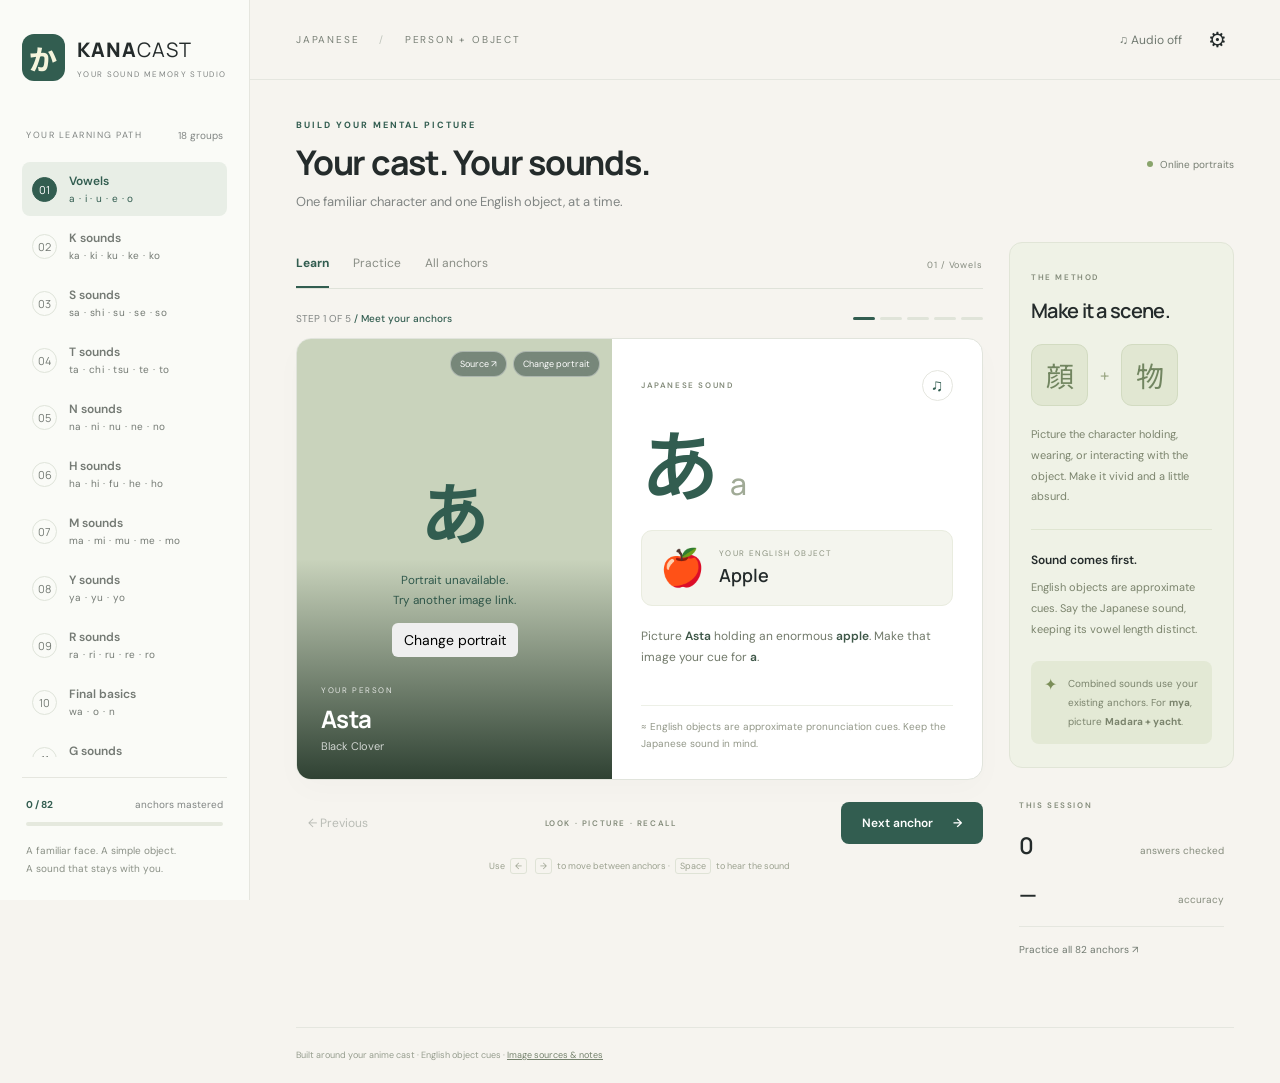
<file: kana-cast/index.html>
<!doctype html><html lang="en"><head><meta charset="utf-8"><meta name="viewport" content="width=device-width, initial-scale=1"><meta name="theme-color" content="#f5f3ed"><title>Kana Cast · Japanese Sound Practice</title><meta name="description" content="Learn Japanese sound anchors through your anime characters and English objects, one small group at a time."><link rel="stylesheet" href="style.css"></head><body>
<aside class="sidebar"><a class="brand" href="#" aria-label="Kana Cast home"><span class="brandmark">か</span><span>KANA<span class="brandlight">CAST</span><small>YOUR SOUND MEMORY STUDIO</small></span></a><div class="journey-label">YOUR LEARNING PATH <span>18 groups</span></div><nav id="groups" aria-label="Sound groups"></nav><div class="side-bottom"><div class="total"><span id="masteryCount">0 / 82</span><span>anchors mastered</span></div><div class="meter"><i id="overallBar"></i></div><p>A familiar face. A simple object.<br>A sound that stays with you.</p></div></aside>
<div class="shell"><header><button class="mobilemenu iconbtn" aria-label="Open sound groups">☰</button><div class="breadcrumb">JAPANESE <span>/</span> PERSON + OBJECT</div><div class="header-actions"><button id="soundToggle" class="quiet" aria-pressed="false">♫ Audio off</button><button id="settingsOpen" class="iconbtn" aria-label="Settings">⚙</button></div></header><main><div class="page-heading"><div><div class="eyebrow">BUILD YOUR MENTAL PICTURE</div><h1>Your cast. Your sounds.</h1><p>One familiar character and one English object, at a time.</p></div><span class="online"><i></i> Online portraits</span></div>
<div class="workspace"><section class="primary"><div class="toolbar"><div class="tabs" role="tablist" aria-label="Practice mode"><button class="active" data-view="learn" role="tab">Learn</button><button data-view="practice" role="tab">Practice</button><button data-view="reference" role="tab">All anchors</button></div><span id="groupBadge">01 / Vowels</span></div><div id="view"></div></section><aside class="right"><div class="guide"><span class="tiny-tag">THE METHOD</span><h2>Make it a scene.</h2><div class="guide-art"><span>顔</span><b>+</b><span>物</span></div><p>Picture the character holding, wearing, or interacting with the object. Make it vivid and a little absurd.</p><div class="guide-rule"></div><h3>Sound comes first.</h3><p>English objects are approximate cues. Say the Japanese sound, keeping its vowel length distinct.</p><div class="tip"><span>✦</span><p>Combined sounds use your existing anchors. For <b>mya</b>, picture <b>Madara + yacht</b>.</p></div></div><div class="session"><span class="tiny-tag">THIS SESSION</span><div><strong id="statAnswers">0</strong><span>answers checked</span></div><div><strong id="statAccuracy">—</strong><span>accuracy</span></div><button id="mixedPractice" class="quiet">Practice all 82 anchors ↗</button></div></aside></div><footer>Built around your anime cast · English object cues · <button id="creditsOpen">Image sources & notes</button></footer></main></div>
<dialog id="settings"><div class="dialoghead"><h2>Your practice settings</h2><button class="iconbtn" data-close="settings" aria-label="Close settings">✕</button></div><label class="check"><input type="checkbox" id="remember"> Remember progress on this browser</label><p class="muted">Off by default. Without this, progress lasts for the current tab only. Portrait links remain online.</p><label class="field">Quiz style<select id="quizStyle"><option value="choice">Multiple choice</option><option value="typing">Type the character or object</option></select></label><label class="field">Questions per round<select id="roundLength"><option value="10">10 questions</option><option value="20">20 questions</option></select></label><button id="resetProgress" class="danger">Reset practice progress</button></dialog>
<dialog id="credits"><div class="dialoghead"><h2>Images & your anchors</h2><button class="iconbtn" data-close="credits" aria-label="Close image notes">✕</button></div><p>Character portraits are linked from external sources and belong to their respective owners. Each card has its source link. An image can become unavailable; use “Change portrait” on the card to provide a replacement URL.</p><p>Your latest changes are included: Connie → ni, Henry → he, Wasuke → wa, Kabuto → bu, Boruto → bo, Panda → pa, Pieck → pi, Present Mic → pu, Pain → pe, Porco → po. The remaining Hunter × Hunter anchors are retained from your earlier choices.</p><p>82 entries cover the basic kana and selected sound chunks. Browse those chunks by small ゃ・ゅ・ょ, endings in ん, or vowel pairs and long vowels. Suika cues す (su) and Ryōmen Sukuna cues りょう (ryou). を shares the o sound; ぢ and づ share ji and zu in standard Japanese. Combined sounds use your existing images.</p><p>Objects are English sound cues, not Japanese translations. Some images are stylised fan illustrations. No account or external image search runs while you practise.</p></dialog>
<dialog id="portraitDialog"><div class="dialoghead"><h2>Change portrait</h2><button class="iconbtn" data-close="portraitDialog" aria-label="Close portrait editor">✕</button></div><form id="portraitForm"><label class="field">Direct image URL<input id="portraitURL" type="url" required placeholder="https://example.com/character.jpg"></label><p class="muted">Use a direct HTTPS image link. This changes only the portrait, not your sound anchor.</p><button class="button" type="submit">Use this portrait</button><button class="quiet" type="button" id="restorePortrait">Restore original</button></form></dialog>
<div id="toast" role="status"></div><script src="data.js?v=ban-82"></script><script src="images.js?v=ban-82"></script><script src="app.js"></script></body></html>
</file>
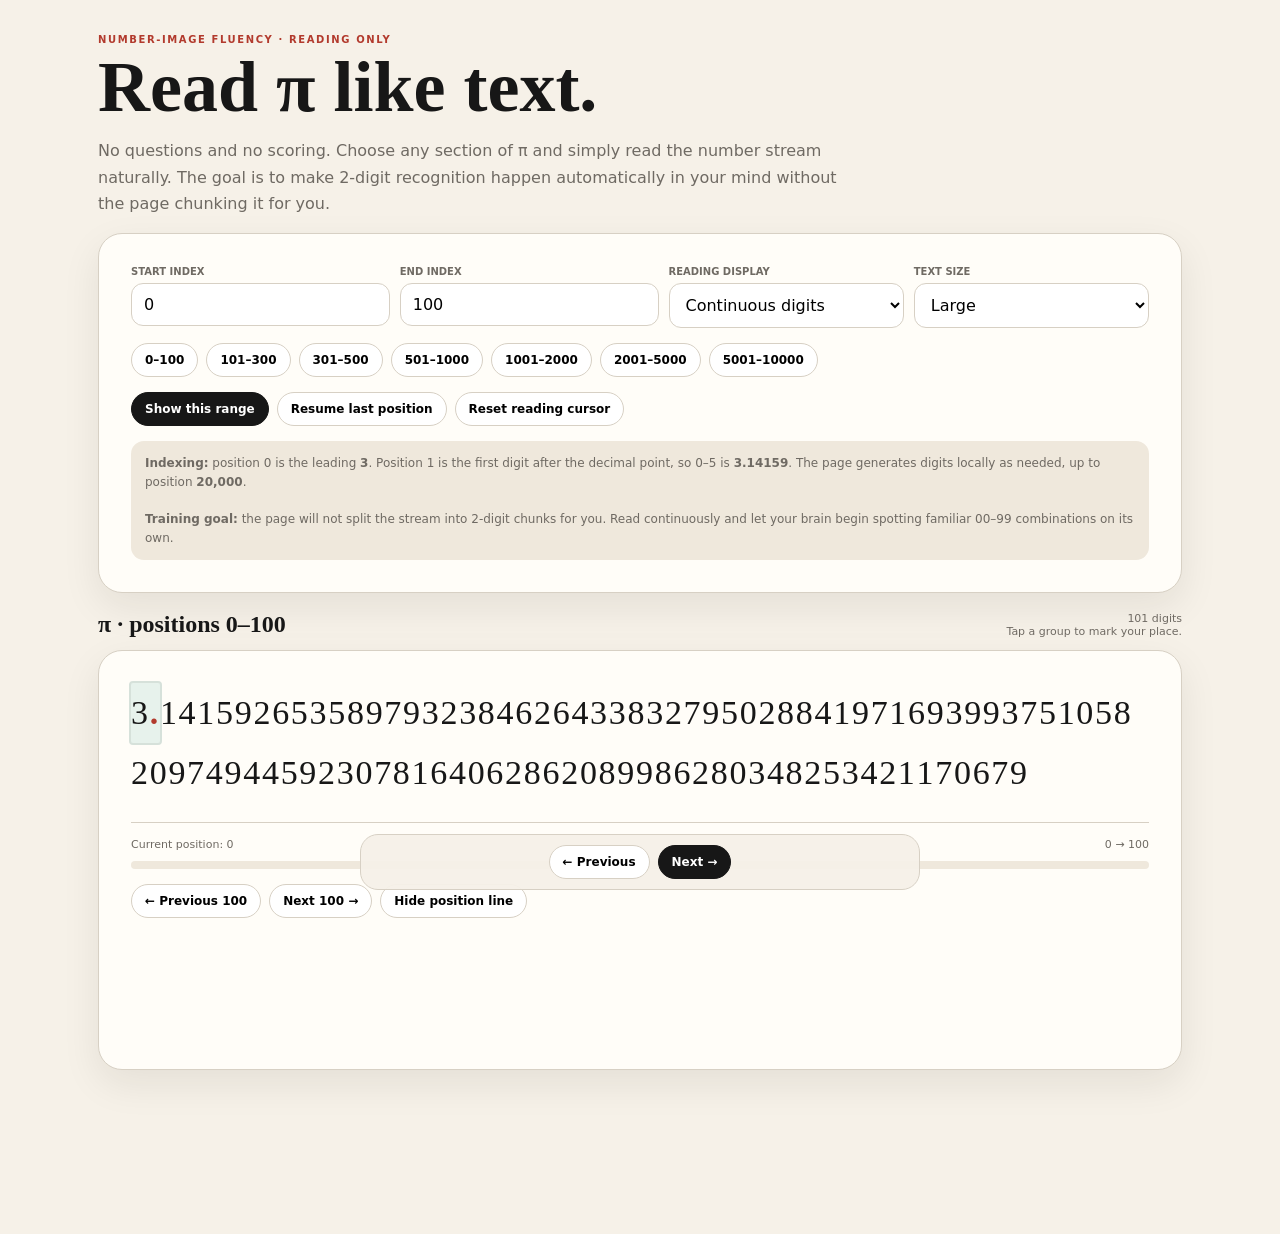
<file: pi-reader.html>
<!doctype html>
<html lang="en">
<head>
<meta charset="utf-8"><meta name="viewport" content="width=device-width,initial-scale=1">
<title>Pi Reading Trainer</title>
<style>
:root{--p:#f6f1e8;--p2:#efe8dc;--c:#fffdf8;--i:#171717;--m:#6f6a63;--l:#d7d0c4;--r:#b23a2d;--g:#1f5d52;--s:0 14px 38px rgba(25,20,14,.08)}
*{box-sizing:border-box}body{margin:0;background:var(--p);color:var(--i);font-family:Inter,system-ui,sans-serif}button,input,select{font:inherit}button{cursor:pointer}
.wrap{max-width:1120px;margin:auto;padding:34px 18px 90px}.ey{color:var(--r);font-size:10px;font-weight:800;letter-spacing:.16em;text-transform:uppercase}
h1,h2{font-family:Georgia,serif}h1{font-size:clamp(42px,8vw,72px);line-height:.96;margin:8px 0 12px}.lead{max-width:760px;color:var(--m);line-height:1.65}
.card,.reader{background:var(--c);border:1px solid var(--l);border-radius:24px;box-shadow:var(--s);padding:clamp(18px,4vw,32px)}.grid{display:grid;grid-template-columns:1.1fr 1.1fr 1fr 1fr;gap:10px}
.field label{display:block;font-size:10px;text-transform:uppercase;font-weight:800;color:var(--m);margin-bottom:6px}.field input,.field select{width:100%;border:1px solid var(--l);background:#fff;border-radius:12px;padding:11px 12px}
.presets,.actions,.readerActions{display:flex;gap:8px;flex-wrap:wrap;margin-top:15px}.preset,.ghost,.solid{border:1px solid var(--l);border-radius:999px;padding:9px 13px;font-weight:800;font-size:12px}.preset,.ghost{background:#fff}.solid{background:var(--i);border-color:var(--i);color:#fff}
.note{margin-top:15px;background:var(--p2);border-radius:13px;padding:13px 14px;color:var(--m);font-size:12px;line-height:1.55}.reading{margin-top:18px}.readerHead{display:flex;justify-content:space-between;gap:14px;align-items:end;margin-bottom:12px}.readerHead h2{margin:0}.meta{font-size:11px;color:var(--m);text-align:right}.reader{min-height:420px}
.digits{font-family:Georgia,"Times New Roman",serif;font-size:34px;line-height:1.75;letter-spacing:.05em;overflow-wrap:anywhere}.group{display:inline-block;white-space:nowrap;margin-right:.34em;padding:0 .03em;border-radius:5px}.group.continuous{margin-right:0;padding:0;border-radius:2px}.group.current{background:#e7f2ec;outline:2px solid rgba(31,93,82,.18)}.decimal{color:var(--r);font-weight:800}
.indexLine{margin-top:20px;padding-top:15px;border-top:1px solid var(--l);display:flex;justify-content:space-between;color:var(--m);font-size:11px}.progress{height:8px;background:var(--p2);border-radius:99px;overflow:hidden;margin-top:10px}.progress div{height:100%;background:var(--g);width:0}
.sticky{position:sticky;bottom:10px;z-index:5;background:rgba(246,241,232,.94);border:1px solid var(--l);border-radius:18px;padding:10px;display:flex;gap:8px;justify-content:center;margin:18px auto 0;max-width:560px}.hidden{display:none!important}
@media(max-width:760px){.grid{grid-template-columns:1fr 1fr}.readerHead{align-items:flex-start;flex-direction:column}.meta{text-align:left}.digits{font-size:30px}}@media(max-width:470px){.grid{grid-template-columns:1fr}.digits{font-size:28px}.reader{padding:22px 16px}}
</style></head>
<body><div class="wrap">
<div class="ey">Number-image fluency · reading only</div><h1>Read π like text.</h1>
<p class="lead">No questions and no scoring. Choose any section of π and simply read the number stream naturally. The goal is to make 2-digit recognition happen automatically in your mind without the page chunking it for you.</p>
<section class="card">
<div class="grid">
<div class="field"><label>Start index</label><input id="start" type="number" min="0" max="20000" value="0"></div>
<div class="field"><label>End index</label><input id="end" type="number" min="0" max="20000" value="100"></div>
<div class="field"><label>Reading display</label><select id="grouping"><option value="0" selected>Continuous digits</option><option value="1">Spaced single digits</option></select></div>
<div class="field"><label>Text size</label><select id="fontSize"><option value="24">Small</option><option value="30">Medium</option><option value="34" selected>Large</option><option value="42">Extra large</option><option value="52">Huge</option></select></div>
</div>
<div class="presets">
<button class="preset" data-s="0" data-e="100">0–100</button><button class="preset" data-s="101" data-e="300">101–300</button><button class="preset" data-s="301" data-e="500">301–500</button><button class="preset" data-s="501" data-e="1000">501–1000</button><button class="preset" data-s="1001" data-e="2000">1001–2000</button><button class="preset" data-s="2001" data-e="5000">2001–5000</button><button class="preset" data-s="5001" data-e="10000">5001–10000</button>
</div>
<div class="actions"><button id="show" class="solid">Show this range</button><button id="resume" class="ghost">Resume last position</button><button id="resetCursor" class="ghost">Reset reading cursor</button></div>
<div class="note"><b>Indexing:</b> position 0 is the leading <b>3</b>. Position 1 is the first digit after the decimal point, so 0–5 is <b>3.14159</b>. The page generates digits locally as needed, up to position <b>20,000</b>.<br><br><b>Training goal:</b> the page will not split the stream into 2-digit chunks for you. Read continuously and let your brain begin spotting familiar 00–99 combinations on its own.</div>
</section>

<section class="reading">
<div class="readerHead"><h2 id="rangeTitle">π · positions 0–100</h2><div class="meta"><div id="countMeta">101 digits</div><div>Tap a group to mark your place.</div></div></div>
<div class="reader"><div id="status" class="note">Preparing π…</div><div id="digits" class="digits"></div>
<div class="indexLine"><span id="cursorText">Current position: 0</span><span id="rangeText">0 → 100</span></div><div class="progress"><div id="progressBar"></div></div>
<div class="readerActions"><button id="prevChunk" class="ghost">← Previous 100</button><button id="nextChunk" class="ghost">Next 100 →</button><button id="toggleIndex" class="ghost">Hide position line</button></div></div>
<div class="sticky"><button id="prevGroup" class="ghost">← Previous</button><button id="nextGroup" class="solid">Next →</button></div>
</section></div>

<script>
const $=s=>document.querySelector(s),MAX=20000,KEY="piReadingTrainer_v2";
let piCache="",cacheDigits=0,state={start:0,end:100,grouping:0,fontSize:34,cursor:0,hideIndex:false};
try{const old=JSON.parse(localStorage.getItem(KEY)||"null");if(old)state={...state,...old};if(state.grouping!==0&&state.grouping!==1)state.grouping=0}catch{}
function save(){try{localStorage.setItem(KEY,JSON.stringify(state))}catch{}}
function clamp(n,a,b){return Math.max(a,Math.min(b,n))}
function isqrt(n){if(n<2n)return n;let x=1n<<(BigInt(n.toString(2).length+1)>>1n),y=(x+n/x)>>1n;while(y<x){x=y;y=(x+n/x)>>1n}return x}
function makePi(decimalDigits){
  const guard=30,D=decimalDigits+guard,S=10n**BigInt(D);
  let a=S,b=isqrt((S*S)/2n),t=S/4n,p=1n;
  for(let i=0;i<20;i++){const an=(a+b)/2n,bn=isqrt(a*b),d=a-an,tn=t-(p*d*d)/S;a=an;b=bn;t=tn;p*=2n;if(d===0n)break}
  const q=((a+b)*(a+b))/(4n*t);
  return q.toString().padStart(D+1,"0").slice(0,decimalDigits+1);
}
function ensurePi(end){
  const needed=end;
  if(cacheDigits>=needed)return;
  $("#status").textContent="Preparing π to position "+needed+"…";
  $("#status").classList.remove("hidden");
  piCache=makePi(needed);
  cacheDigits=needed;
}
function normRange(){let s=clamp(parseInt($("#start").value||0),0,MAX),e=clamp(parseInt($("#end").value||s),0,MAX);if(e<s)[s,e]=[e,s];$("#start").value=s;$("#end").value=e;return[s,e]}
function groups(text,size,start){let out=[];if(size===0){for(let i=0;i<text.length;i++)out.push({text:text[i],index:start+i,continuous:true});return out}for(let i=0;i<text.length;i+=size)out.push({text:text.slice(i,i+size),index:start+i});return out}
function render(){
  let [s,e]=normRange(),g=+$("#grouping").value,fs=+$("#fontSize").value;
  state.start=s;state.end=e;state.grouping=g;state.fontSize=fs;state.cursor=clamp(state.cursor,s,e);ensurePi(e);
  const raw=piCache.slice(s,e+1),arr=groups(raw,g,s),box=$("#digits");box.style.fontSize=fs+"px";let html="";
  arr.forEach(gr=>{let txt=gr.text;if(gr.index===0)txt=txt+'<span class="decimal">.</span>';let cls=gr.continuous?'group continuous':'group';html+='<span class="'+cls+'" data-i="'+gr.index+'">'+txt+'</span>'});
  box.innerHTML=html;$("#status").classList.add("hidden");$("#rangeTitle").textContent="π · positions "+s+"–"+e;$("#countMeta").textContent=(e-s+1)+" digits";$("#rangeText").textContent=s+" → "+e;
  $(".indexLine").classList.toggle("hidden",state.hideIndex);$(".progress").classList.toggle("hidden",state.hideIndex);$("#toggleIndex").textContent=state.hideIndex?"Show position line":"Hide position line";
  document.querySelectorAll(".group").forEach(el=>el.onclick=()=>setCursor(+el.dataset.i,true));setCursor(state.cursor,false);save()
}
function starts(){return[...document.querySelectorAll(".group")].map(x=>+x.dataset.i)}
function setCursor(i,scroll){state.cursor=clamp(i,state.start,state.end);document.querySelectorAll(".group").forEach(el=>el.classList.toggle("current",+el.dataset.i===state.cursor));$("#cursorText").textContent="Current position: "+state.cursor;let pct=state.end===state.start?100:(state.cursor-state.start)/(state.end-state.start)*100;$("#progressBar").style.width=clamp(pct,0,100)+"%";if(scroll){let el=document.querySelector('.group[data-i="'+state.cursor+'"]');if(el)el.scrollIntoView({behavior:"smooth",block:"center"})}save()}
function move(d){let xs=starts();if(!xs.length)return;let p=xs.findIndex(x=>x===state.cursor);if(p<0){p=0;for(let i=0;i<xs.length;i++)if(xs[i]<=state.cursor)p=i}p=clamp(p+d,0,xs.length-1);setCursor(xs[p],true)}
$("#show").onclick=()=>{state.cursor=+$("#start").value||0;render()};$("#grouping").onchange=render;$("#fontSize").onchange=render;
document.querySelectorAll(".preset").forEach(b=>b.onclick=()=>{$("#start").value=b.dataset.s;$("#end").value=b.dataset.e;state.cursor=+b.dataset.s;render()});
$("#resume").onclick=()=>{$("#start").value=state.start;$("#end").value=state.end;$("#grouping").value=String(state.grouping);$("#fontSize").value=String(state.fontSize);render();setCursor(state.cursor,true)};
$("#resetCursor").onclick=()=>setCursor(state.start,true);$("#prevGroup").onclick=()=>move(-1);$("#nextGroup").onclick=()=>move(1);
$("#nextChunk").onclick=()=>{let len=state.end-state.start,ns=clamp(state.end+1,0,MAX),ne=clamp(ns+Math.max(100,len),0,MAX);$("#start").value=ns;$("#end").value=ne;state.cursor=ns;render()};
$("#prevChunk").onclick=()=>{let len=state.end-state.start,ne=Math.max(0,state.start-1),ns=Math.max(0,ne-Math.max(100,len));$("#start").value=ns;$("#end").value=ne;state.cursor=ns;render()};
$("#toggleIndex").onclick=()=>{state.hideIndex=!state.hideIndex;render()};
document.addEventListener("keydown",e=>{if(e.key==="ArrowRight"){e.preventDefault();move(1)}if(e.key==="ArrowLeft"){e.preventDefault();move(-1)}});
$("#start").value=state.start;$("#end").value=state.end;$("#grouping").value=String(state.grouping);$("#fontSize").value=String(state.fontSize);setTimeout(render,0);
</script></body></html>
</file>
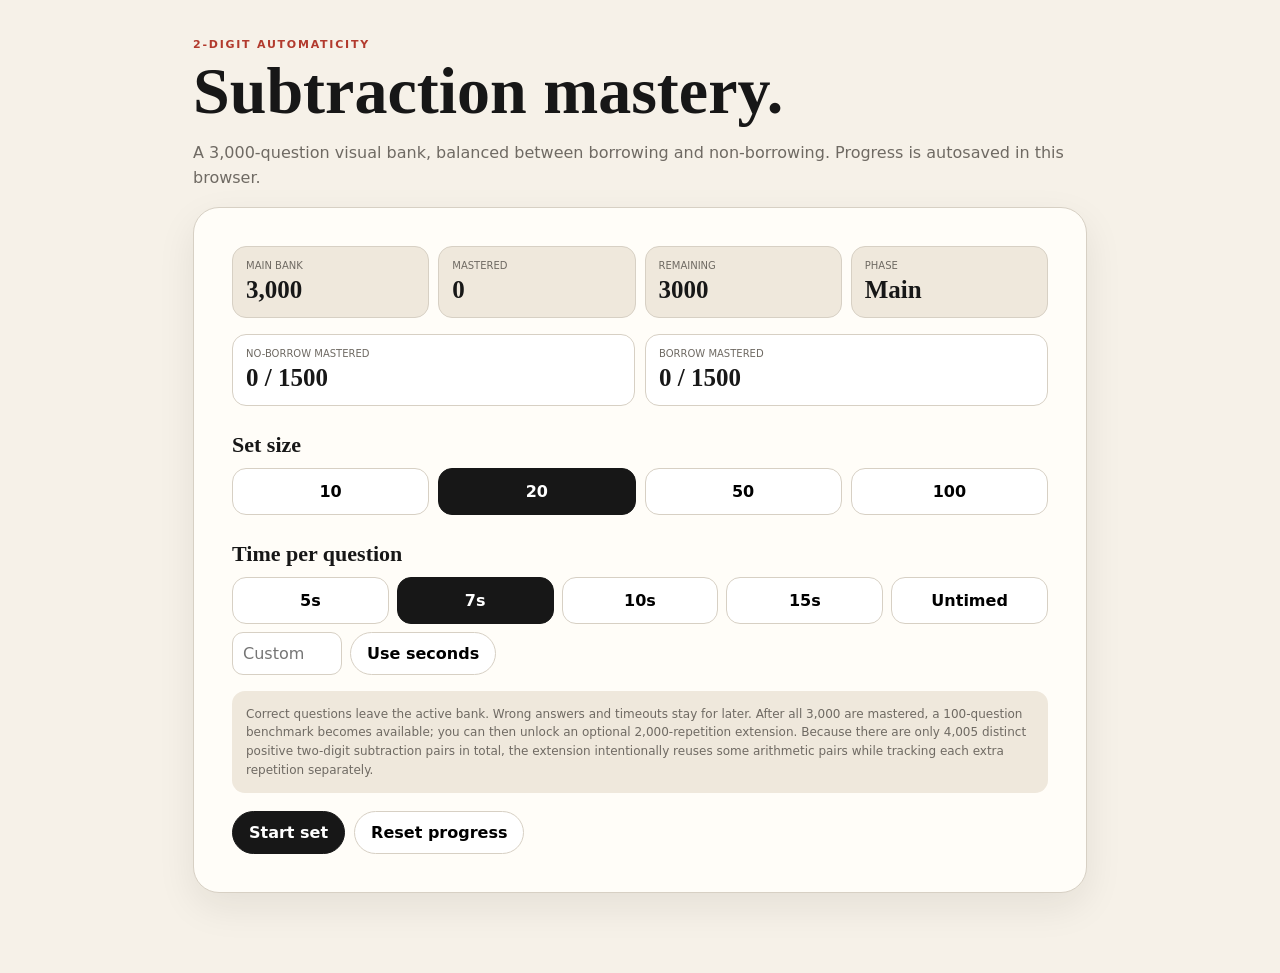
<file: subtraction.html>
<!doctype html>
<html lang="en"><head><meta charset="utf-8"><meta name="viewport" content="width=device-width,initial-scale=1">
<title>2-Digit Subtraction Trainer</title>
<style>
:root{--p:#f6f1e8;--p2:#efe8dc;--c:#fffdf8;--i:#171717;--m:#6f6a63;--l:#d7d0c4;--r:#b23a2d;--g:#1f5d52;--bad:#a5342b}
*{box-sizing:border-box}body{margin:0;background:var(--p);color:var(--i);font-family:Inter,system-ui,sans-serif}button,input,select{font:inherit}button{cursor:pointer}
.wrap{max-width:930px;margin:auto;padding:38px 18px 80px}.ey{color:var(--r);font-size:11px;font-weight:800;letter-spacing:.16em;text-transform:uppercase}
h1,h2{font-family:Georgia,serif}h1{font-size:clamp(40px,8vw,66px);line-height:.98;margin:8px 0}.lead{color:var(--m);line-height:1.6}
.card{background:var(--c);border:1px solid var(--l);border-radius:26px;padding:clamp(22px,4vw,38px);box-shadow:0 14px 38px rgba(25,20,14,.08)}.hidden{display:none!important}
.metrics,.stats{display:grid;grid-template-columns:repeat(4,1fr);gap:9px}.metric,.stat{background:var(--p2);border:1px solid var(--l);border-radius:14px;padding:13px}.metric span,.stat span{display:block;color:var(--m);font-size:10px;text-transform:uppercase}.metric b,.stat b{display:block;font:700 25px Georgia,serif;margin-top:5px}
h2{font-size:22px;margin:26px 0 10px}.choices{display:grid;grid-template-columns:repeat(4,1fr);gap:9px}.choice,.timerChoice{border:1px solid var(--l);background:#fff;border-radius:14px;padding:13px;font-weight:800}.selected{background:var(--i)!important;color:#fff!important;border-color:var(--i)!important}
.timergrid{display:grid;grid-template-columns:repeat(5,1fr);gap:8px}.custom{display:flex;gap:8px;margin-top:8px}.custom input{width:110px;border:1px solid var(--l);border-radius:11px;padding:10px}
.actions{display:flex;gap:9px;flex-wrap:wrap;margin-top:18px}.btn,.ghost{border:1px solid var(--l);border-radius:999px;padding:11px 16px;font-weight:800}.btn{background:var(--i);color:#fff;border-color:var(--i)}.ghost{background:#fff}
.problem{text-align:center;font:700 clamp(66px,14vw,110px) Georgia,serif;margin:52px 0 28px}.answer{display:flex;gap:9px;max-width:520px;margin:auto}.answer input{flex:1;min-width:0;border:1px solid var(--l);border-radius:13px;padding:15px;text-align:center;font-size:24px;font-weight:800}.answer button{border:0;background:var(--i);color:#fff;border-radius:13px;padding:0 22px;font-weight:800}
.top{display:flex;justify-content:space-between;color:var(--m);font-size:12px}.bar,.timer{height:8px;background:#e7e0d4;border-radius:99px;overflow:hidden}.bar{margin:10px 0 18px}.bar div{height:100%;background:var(--r)}.timer div{height:100%;background:var(--g)}
.timerline{display:flex;justify-content:space-between;color:var(--m);font-size:12px;margin-bottom:6px}.feedback{display:none;max-width:600px;margin:14px auto;padding:12px;border-radius:12px;font-size:13px}.show{display:block}.good{background:#e7f2ec;color:var(--g)}.bad{background:#f7e8e5;color:var(--bad)}
.pauseNotice{display:none;text-align:center;margin:52px 0 28px;padding:28px;border:1px dashed var(--l);border-radius:18px;background:var(--p2);font:700 34px Georgia,serif}.pauseNotice.show{display:block}.pausedHidden{visibility:hidden}.note{background:var(--p2);border-radius:13px;padding:14px;color:var(--m);line-height:1.55;font-size:12px;margin-top:16px}.borrowGrid{display:grid;grid-template-columns:1fr 1fr;gap:10px;margin-top:16px}.borrowGrid .metric{background:#fff}
@media(max-width:650px){.metrics,.stats{grid-template-columns:1fr 1fr}.choices{grid-template-columns:1fr 1fr}.timergrid{grid-template-columns:repeat(3,1fr)}.answer{flex-direction:column}.answer button{padding:14px}}
</style></head><body><div class="wrap">
<div class="ey">2-digit automaticity</div><h1>Subtraction mastery.</h1><p class="lead">A 3,000-question visual bank, balanced between borrowing and non-borrowing. Progress is autosaved in this browser.</p>

<section id="setup" class="card">
<div class="metrics"><div class="metric"><span>Main bank</span><b>3,000</b></div><div class="metric"><span>Mastered</span><b id="mastered">0</b></div><div class="metric"><span>Remaining</span><b id="remaining">3000</b></div><div class="metric"><span>Phase</span><b id="phase">Main</b></div></div>
<div class="borrowGrid"><div class="metric"><span>No-borrow mastered</span><b id="nbProg">0 / 1500</b></div><div class="metric"><span>Borrow mastered</span><b id="bProg">0 / 1500</b></div></div>
<h2>Set size</h2><div class="choices"><button class="choice " data-size="10">10</button><button class="choice selected" data-size="20">20</button><button class="choice " data-size="50">50</button><button class="choice " data-size="100">100</button></div>
<h2>Time per question</h2><div class="timergrid"><button class="timerChoice " data-time="5">5s</button><button class="timerChoice selected" data-time="7">7s</button><button class="timerChoice " data-time="10">10s</button><button class="timerChoice " data-time="15">15s</button><button class="timerChoice" data-time="0">Untimed</button></div>
<div class="custom"><input id="customTime" type="number" min="1" max="120" placeholder="Custom"><button id="useCustom" class="ghost">Use seconds</button></div>
<div class="note">Correct questions leave the active bank. Wrong answers and timeouts stay for later. After all 3,000 are mastered, a 100-question benchmark becomes available; you can then unlock an optional 2,000-repetition extension. Because there are only 4,005 distinct positive two-digit subtraction pairs in total, the extension intentionally reuses some arithmetic pairs while tracking each extra repetition separately.</div>
<div class="actions"><button id="start" class="btn">Start set</button><button id="benchmark" class="ghost hidden">Start 100 benchmark</button><button id="extension" class="ghost hidden">Unlock +2,000 extension</button><button id="reset" class="ghost">Reset progress</button></div>
</section>

<section id="drill" class="card hidden">
<div class="top"><span id="qLabel">QUESTION 1 / 20</span><span id="bankLabel">0 mastered</span></div><div class="bar"><div id="setBar"></div></div>
<div class="timerline"><span>Time remaining</span><b id="time">7.0s</b></div><div class="timer"><div id="timeBar"></div></div>
<div id="problem" class="problem">83 − 27</div>
<div id="pauseNotice" class="pauseNotice">Paused</div>
<form id="form" class="answer"><input id="answer" type="number" inputmode="numeric" autocomplete="off" placeholder="Answer"><button>Submit</button></form><div id="feedback" class="feedback"></div>
<div class="stats"><div class="stat"><span>Answered</span><b id="sAnswered">0</b></div><div class="stat"><span>Correct</span><b id="sCorrect">0</b></div><div class="stat"><span>Wrong</span><b id="sWrong">0</b></div><div class="stat"><span>Timed out</span><b id="sTimeout">0</b></div></div>
<div class="actions" style="justify-content:center"><button id="pause" class="ghost" type="button">Pause</button><button id="end" class="ghost" type="button">End session</button></div>
</section>

<section id="done" class="card hidden"><h2>Set complete</h2><div id="summary" class="note"></div><div class="actions"><button id="again" class="btn">Another set</button></div></section>
</div>
<script>
const $=s=>document.querySelector(s),TOTAL_MAIN=3000,KEY='hostedSubtractionTrainer_v1';
function rng(seed){let x=seed>>>0;return()=>{x+=0x6D2B79F5;let t=x;t=Math.imul(t^(t>>>15),t|1);t^=t+Math.imul(t^(t>>>7),t|61);return((t^(t>>>14))>>>0)/4294967296}}
function sh(a,r=Math.random){a=[...a];for(let i=a.length-1;i>0;i--){let j=Math.floor(r()*(i+1));[a[i],a[j]]=[a[j],a[i]]}return a}
function makeMain(){let b=[[],[]],r=rng(260926),seen=new Set();while(b[0].length<1500||b[1].length<1500){let a=10+Math.floor(r()*90),c=10+Math.floor(r()*90);if(a<c)[a,c]=[c,a];if(a===c)continue;let k=a+'-'+c;if(seen.has(k))continue;let br=(a%10)<(c%10)?1:0;if(b[br].length>=1500)continue;seen.add(k);b[br].push({a,b:c,ans:a-c,key:k,borrow:br})}return sh(b.flat(),r)}
function makeExt(){
  const r=rng(260927);
  const mainKeys=new Set(MAIN.map(x=>x.key));
  const unused=[];
  const all=[];
  for(let a=10;a<=99;a++){
    for(let b=10;b<a;b++){
      const baseKey=a+'-'+b;
      const q={a,b,ans:a-b,borrow:(a%10)<(b%10)?1:0,baseKey};
      all.push(q);
      if(!mainKeys.has(baseKey))unused.push(q);
    }
  }
  const first=sh(unused,r);
  const extra=sh(all,r);
  const picked=[...first];
  let i=0;
  while(picked.length<2000){
    picked.push(extra[i%extra.length]);
    i++;
  }
  return picked.slice(0,2000).map((q,i)=>({...q,key:'x:'+i+':'+q.baseKey}));
}
const MAIN=makeMain(),EXT=makeExt();
let state;try{state=JSON.parse(localStorage.getItem(KEY)||'null')}catch{};if(!state)state={done:[],extDone:[],extension:false,history:[]};let done=new Set(state.done||[]),extDone=new Set(state.extDone||[]);
let size=20,limit=7,queue=[],cur=null,answered=0,correct=0,wrong=0,timeouts=0,timer=null,next=null,active=false,token=0,benchmarkMode=false,paused=false,questionOpen=false,remainingMs=0,timerLast=0;
function save(){state.done=[...done];state.extDone=[...extDone];localStorage.setItem(KEY,JSON.stringify(state))}
function pool(){let bank=state.extension?[...MAIN,...EXT]:MAIN;return bank.filter(q=>!(q.key.startsWith('x:')?extDone:done).has(q.key))}
function isExt(q){return q.key.startsWith('x:')}
function refresh(){let nb=MAIN.filter(q=>!q.borrow&&done.has(q.key)).length,b=MAIN.filter(q=>q.borrow&&done.has(q.key)).length;$('#mastered').textContent=done.size+(state.extension?extDone.size:0);$('#remaining').textContent=(state.extension?5000:3000)-done.size-(state.extension?extDone.size:0);$('#nbProg').textContent=nb+' / 1500';$('#bProg').textContent=b+' / 1500';$('#phase').textContent=state.extension?'Extension':'Main';$('#benchmark').classList.toggle('hidden',done.size<3000);$('#extension').classList.toggle('hidden',done.size<3000||state.extension)}
function setPauseUI(on){paused=on;$('#pause').textContent=on?'Resume':'Pause';$('#pauseNotice').classList.toggle('show',on);$('#problem').classList.toggle('pausedHidden',on);$('#form').classList.toggle('pausedHidden',on);$('#answer').disabled=on||!questionOpen;if(on)$('#time').textContent=limit?(remainingMs/1000).toFixed(1)+'s · paused':'Paused'}
function stop(){active=false;questionOpen=false;paused=false;token++;if(timer)clearInterval(timer);if(next)clearTimeout(next);timer=next=null;$('#pause').textContent='Pause';$('#pauseNotice').classList.remove('show');$('#problem').classList.remove('pausedHidden');$('#form').classList.remove('pausedHidden')}
function show(id){['setup','drill','done'].forEach(x=>$('#'+x).classList.toggle('hidden',x!==id))}
document.querySelectorAll('.choice').forEach(b=>b.onclick=()=>{size=+b.dataset.size;document.querySelectorAll('.choice').forEach(x=>x.classList.toggle('selected',x===b))});
document.querySelectorAll('.timerChoice').forEach(b=>b.onclick=()=>{limit=+b.dataset.time;document.querySelectorAll('.timerChoice').forEach(x=>x.classList.toggle('selected',x===b))});
$('#useCustom').onclick=()=>{let v=+$('customTime').value;if(v>0){limit=v;document.querySelectorAll('.timerChoice').forEach(x=>x.classList.remove('selected'))}};
function start(isBench=false){stop();benchmarkMode=isBench;let available=isBench?sh(MAIN).slice(0,100):pool();if(!available.length)return alert('No questions remain in this bank.');queue=isBench?available:sh(available).slice(0,Math.min(size,available.length));answered=correct=wrong=timeouts=0;active=true;paused=false;let t=token;show('drill');nextQ(t)}
function nextQ(t){if(!active||t!==token)return;if(!queue.length)return finish();cur=queue.shift();questionOpen=true;paused=false;setPauseUI(false);$('#pause').disabled=false;$('#problem').textContent=cur.a+' − '+cur.b;$('#answer').value='';$('#answer').disabled=false;$('#feedback').className='feedback';$('#qLabel').textContent='QUESTION '+(answered+1)+' / '+(answered+queue.length+1);$('#bankLabel').textContent=(done.size+(state.extension?extDone.size:0))+' mastered';$('#setBar').style.width=(answered/(answered+queue.length+1)*100)+'%';$('#answer').focus();startTimer(t,false)}
function startTimer(t,resume=false){if(timer)clearInterval(timer);timer=null;if(!limit){remainingMs=0;$('#time').textContent=paused?'Paused':'Untimed';$('#timeBar').style.width='100%';return}if(!resume)remainingMs=limit*1000;timerLast=performance.now();let tick=()=>{if(!active||t!==token||paused)return;let now=performance.now();remainingMs=Math.max(0,remainingMs-(now-timerLast));timerLast=now;let left=remainingMs/1000;$('#time').textContent=left.toFixed(1)+'s';$('#timeBar').style.width=(left/limit*100)+'%';if(remainingMs<=0){clearInterval(timer);timer=null;grade(null,true,t)}};tick();timer=setInterval(tick,80)}
function grade(v,to,t){if(!active||t!==token||!cur||paused||!questionOpen)return;questionOpen=false;$('#pause').disabled=true;if(timer)clearInterval(timer);timer=null;$('#answer').disabled=true;answered++;if(to)timeouts++;let ok=!to&&v===cur.ans;if(ok){correct++;if(!benchmarkMode){if(isExt(cur))extDone.add(cur.key);else done.add(cur.key);save()}$('#feedback').className='feedback show good';$('#feedback').innerHTML='✓ Correct — <b>'+cur.ans+'</b>'}else{wrong++;$('#feedback').className='feedback show bad';$('#feedback').innerHTML='✕ '+cur.a+' − '+cur.b+' = <b>'+cur.ans+'</b>'}$('#sAnswered').textContent=answered;$('#sCorrect').textContent=correct;$('#sWrong').textContent=wrong;$('#sTimeout').textContent=timeouts;refresh();next=setTimeout(()=>nextQ(t),ok?350:800)}
$('#form').onsubmit=e=>{e.preventDefault();if(!active||paused||!questionOpen)return;let v=$('#answer').value.trim();if(v!=='')grade(+v,false,token)};
$('#pause').onclick=()=>{if(!active||!questionOpen)return;if(!paused){if(limit&&timer){let now=performance.now();remainingMs=Math.max(0,remainingMs-(now-timerLast));timerLast=now;clearInterval(timer);timer=null}setPauseUI(true)}else{setPauseUI(false);if(limit)startTimer(token,true);$('#answer').disabled=false;$('#answer').focus()}};
function finish(){let total=answered,acc=total?Math.round(correct/total*100):0;stop();state.history.unshift({date:Date.now(),benchmark:benchmarkMode,total,correct,acc});state.history=state.history.slice(0,20);save();$('#summary').innerHTML='<b>'+correct+' / '+total+'</b> correct ('+acc+'%).'+(benchmarkMode?'<br>This benchmark does not remove questions from the bank.':'');show('done');refresh()}
$('#start').onclick=()=>start(false);$('#benchmark').onclick=()=>start(true);$('#extension').onclick=()=>{if(confirm('Unlock the optional 2,000-question extension?')){state.extension=true;save();refresh()}};
$('#end').onclick=()=>{stop();show('setup');refresh()};$('#again').onclick=()=>{show('setup');refresh()};$('#reset').onclick=()=>{if(confirm('Reset all subtraction progress?')){stop();localStorage.removeItem(KEY);state={done:[],extDone:[],extension:false,history:[]};done=new Set();extDone=new Set();show('setup');refresh()}};
window.addEventListener('pagehide',()=>save());refresh();show('setup');
</script></body></html>
</file>
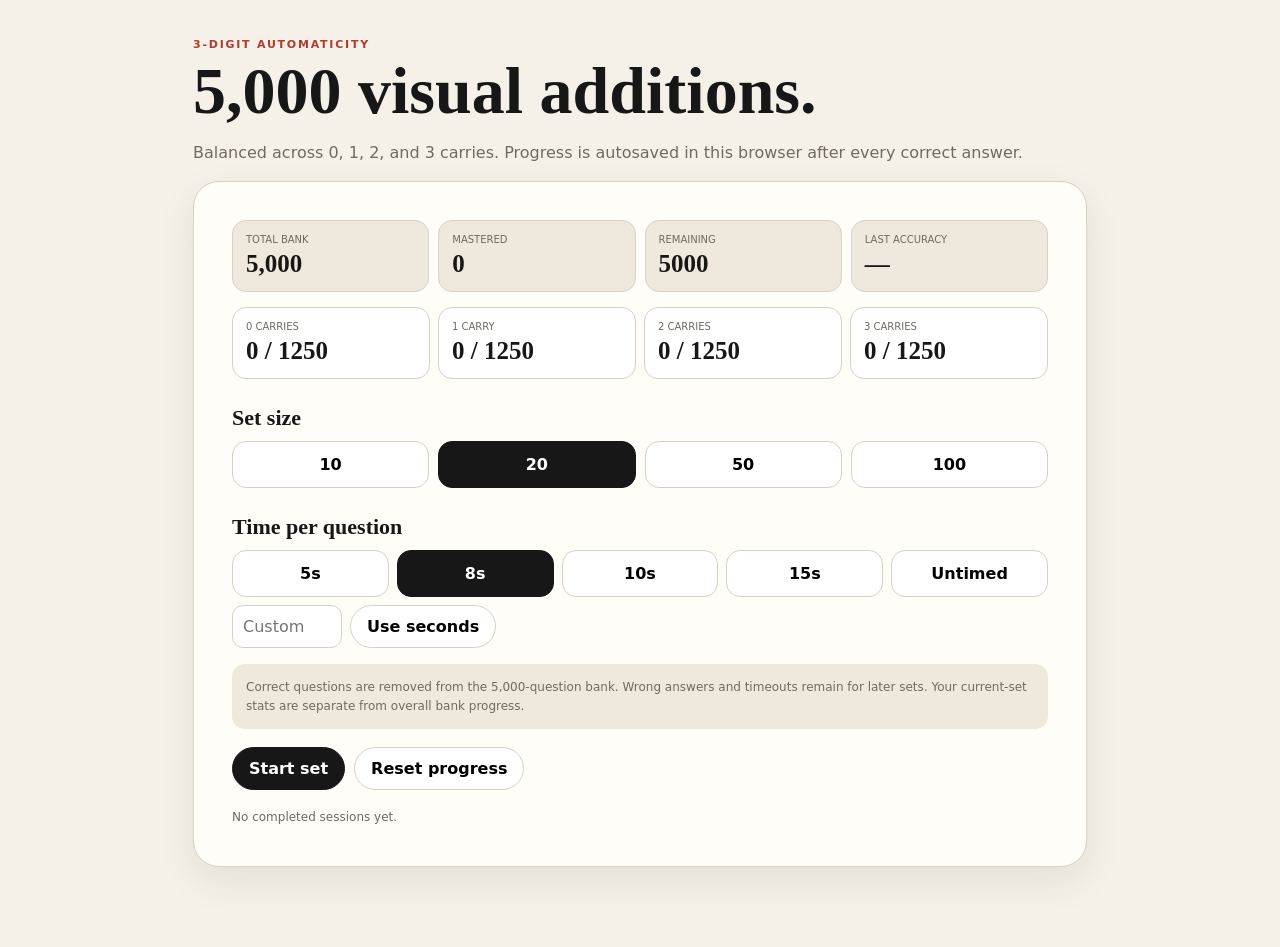
<file: three-digit-addition.html>
<!doctype html>
<html lang="en"><head><meta charset="utf-8"><meta name="viewport" content="width=device-width,initial-scale=1">
<title>3-Digit Addition Trainer</title>
<style>
:root{--p:#f6f1e8;--p2:#efe8dc;--c:#fffdf8;--i:#171717;--m:#6f6a63;--l:#d7d0c4;--r:#b23a2d;--g:#1f5d52;--bad:#a5342b}
*{box-sizing:border-box}body{margin:0;background:var(--p);color:var(--i);font-family:Inter,system-ui,sans-serif}button,input{font:inherit}button{cursor:pointer}.wrap{max-width:930px;margin:auto;padding:38px 18px 80px}
.ey{color:var(--r);font-size:11px;font-weight:800;letter-spacing:.16em;text-transform:uppercase}h1,h2{font-family:Georgia,serif}h1{font-size:clamp(40px,8vw,66px);line-height:.98;margin:8px 0}.lead{color:var(--m);line-height:1.6}
.card{background:var(--c);border:1px solid var(--l);border-radius:26px;padding:clamp(22px,4vw,38px);box-shadow:0 14px 38px rgba(25,20,14,.08)}.hidden{display:none!important}.metrics,.stats{display:grid;grid-template-columns:repeat(4,1fr);gap:9px}.metric,.stat{background:var(--p2);border:1px solid var(--l);border-radius:14px;padding:13px}.metric span,.stat span{display:block;color:var(--m);font-size:10px;text-transform:uppercase}.metric b,.stat b{display:block;font:700 25px Georgia,serif;margin-top:5px}
h2{font-size:22px;margin:26px 0 10px}.choices{display:grid;grid-template-columns:repeat(4,1fr);gap:9px}.choice,.timerChoice{border:1px solid var(--l);background:#fff;border-radius:14px;padding:13px;font-weight:800}.selected{background:var(--i)!important;color:#fff!important;border-color:var(--i)!important}.timergrid{display:grid;grid-template-columns:repeat(5,1fr);gap:8px}.custom{display:flex;gap:8px;margin-top:8px}.custom input{width:110px;border:1px solid var(--l);border-radius:11px;padding:10px}.actions{display:flex;gap:9px;flex-wrap:wrap;margin-top:18px}.btn,.ghost{border:1px solid var(--l);border-radius:999px;padding:11px 16px;font-weight:800}.btn{background:var(--i);color:#fff;border-color:var(--i)}.ghost{background:#fff}
.problem{text-align:center;font:700 clamp(58px,13vw,105px) Georgia,serif;margin:52px 0 28px}.answer{display:flex;gap:9px;max-width:520px;margin:auto}.answer input{flex:1;min-width:0;border:1px solid var(--l);border-radius:13px;padding:15px;text-align:center;font-size:24px;font-weight:800}.answer button{border:0;background:var(--i);color:#fff;border-radius:13px;padding:0 22px;font-weight:800}
.top{display:flex;justify-content:space-between;color:var(--m);font-size:12px}.bar,.timer{height:8px;background:#e7e0d4;border-radius:99px;overflow:hidden}.bar{margin:10px 0 18px}.bar div{height:100%;background:var(--r)}.timer div{height:100%;background:var(--g)}.timerline{display:flex;justify-content:space-between;color:var(--m);font-size:12px;margin-bottom:6px}
.feedback{display:none;max-width:600px;margin:14px auto;padding:12px;border-radius:12px;font-size:13px}.show{display:block}.good{background:#e7f2ec;color:var(--g)}.bad{background:#f7e8e5;color:var(--bad)}.pauseNotice{display:none;text-align:center;margin:52px 0 28px;padding:28px;border:1px dashed var(--l);border-radius:18px;background:var(--p2);font:700 34px Georgia,serif}.pauseNotice.show{display:block}.pausedHidden{visibility:hidden}.note{background:var(--p2);border-radius:13px;padding:14px;color:var(--m);line-height:1.55;font-size:12px;margin-top:16px}.carry{display:grid;grid-template-columns:repeat(4,1fr);gap:8px;margin-top:15px}.carry .metric{background:#fff}.history{margin-top:18px;color:var(--m);font-size:12px;line-height:1.6}
@media(max-width:650px){.metrics,.stats,.carry{grid-template-columns:1fr 1fr}.choices{grid-template-columns:1fr 1fr}.timergrid{grid-template-columns:repeat(3,1fr)}.answer{flex-direction:column}.answer button{padding:14px}}
</style></head><body><div class="wrap">
<div class="ey">3-digit automaticity</div><h1>5,000 visual additions.</h1><p class="lead">Balanced across 0, 1, 2, and 3 carries. Progress is autosaved in this browser after every correct answer.</p>
<section id="setup" class="card">
<div class="metrics"><div class="metric"><span>Total bank</span><b>5,000</b></div><div class="metric"><span>Mastered</span><b id="mastered">0</b></div><div class="metric"><span>Remaining</span><b id="remaining">5000</b></div><div class="metric"><span>Last accuracy</span><b id="lastAcc">—</b></div></div>
<div class="carry"><div class="metric"><span>0 carries</span><b id="c0">0 / 1250</b></div><div class="metric"><span>1 carry</span><b id="c1">0 / 1250</b></div><div class="metric"><span>2 carries</span><b id="c2">0 / 1250</b></div><div class="metric"><span>3 carries</span><b id="c3">0 / 1250</b></div></div>
<h2>Set size</h2><div class="choices"><button class="choice " data-size="10">10</button><button class="choice selected" data-size="20">20</button><button class="choice " data-size="50">50</button><button class="choice " data-size="100">100</button></div>
<h2>Time per question</h2><div class="timergrid"><button class="timerChoice " data-time="5">5s</button><button class="timerChoice selected" data-time="8">8s</button><button class="timerChoice " data-time="10">10s</button><button class="timerChoice " data-time="15">15s</button><button class="timerChoice" data-time="0">Untimed</button></div>
<div class="custom"><input id="customTime" type="number" min="1" max="180" placeholder="Custom"><button id="useCustom" class="ghost">Use seconds</button></div>
<div class="note">Correct questions are removed from the 5,000-question bank. Wrong answers and timeouts remain for later sets. Your current-set stats are separate from overall bank progress.</div>
<div class="actions"><button id="start" class="btn">Start set</button><button id="reset" class="ghost">Reset progress</button></div>
<div id="history" class="history"></div>
</section>
<section id="drill" class="card hidden">
<div class="top"><span id="qLabel">QUESTION 1 / 20</span><span id="bankLabel">0 / 5000 mastered</span></div><div class="bar"><div id="setBar"></div></div>
<div class="timerline"><span>Time remaining</span><b id="time">8.0s</b></div><div class="timer"><div id="timeBar"></div></div>
<div id="problem" class="problem">347 + 286</div>
<div id="pauseNotice" class="pauseNotice">Paused</div>
<form id="form" class="answer"><input id="answer" type="number" inputmode="numeric" autocomplete="off" placeholder="Answer"><button>Submit</button></form><div id="feedback" class="feedback"></div>
<div class="stats"><div class="stat"><span>Answered</span><b id="sAnswered">0</b></div><div class="stat"><span>Correct</span><b id="sCorrect">0</b></div><div class="stat"><span>Wrong</span><b id="sWrong">0</b></div><div class="stat"><span>Timed out</span><b id="sTimeout">0</b></div></div>
<div class="actions" style="justify-content:center"><button id="pause" class="ghost" type="button">Pause</button><button id="end" class="ghost" type="button">End session</button></div>
</section>
<section id="done" class="card hidden"><h2>Set complete</h2><div id="summary" class="note"></div><div class="actions"><button id="again" class="btn">Another set</button></div></section>
</div>
<script>
const $=s=>document.querySelector(s),TOTAL=5000,PER=1250,KEY='hostedThreeDigitAddition_v1';
function rng(seed){let x=seed>>>0;return()=>{x+=0x6D2B79F5;let t=x;t=Math.imul(t^(t>>>15),t|1);t^=t+Math.imul(t^(t>>>7),t|61);return((t^(t>>>14))>>>0)/4294967296}}
function sh(a,r=Math.random){a=[...a];for(let i=a.length-1;i>0;i--){let j=Math.floor(r()*(i+1));[a[i],a[j]]=[a[j],a[i]]}return a}
function carries(a,b){let n=0,c=0,s=a%10+b%10;if(s>=10){n++;c=1}else c=0;s=Math.floor(a/10)%10+Math.floor(b/10)%10+c;if(s>=10){n++;c=1}else c=0;s=Math.floor(a/100)+Math.floor(b/100)+c;if(s>=10)n++;return n}
function build(){let buckets=[[],[],[],[]],seen=new Set(),r=rng(260922);while(buckets.some(x=>x.length<PER)){let a=100+Math.floor(r()*900),b=100+Math.floor(r()*900);if(a>b)[a,b]=[b,a];let k=a+'-'+b;if(seen.has(k))continue;let c=carries(a,b);if(buckets[c].length>=PER)continue;seen.add(k);buckets[c].push({a,b,ans:a+b,key:k,carry:c})}return sh(buckets.flat(),r)}
const BANK=build();let state;try{state=JSON.parse(localStorage.getItem(KEY)||'null')}catch{};if(!state)state={done:[],history:[]};let done=new Set(state.done||[]);
let size=20,limit=8,queue=[],cur=null,answered=0,correct=0,wrong=0,timeouts=0,timer=null,next=null,active=false,token=0,paused=false,questionOpen=false,remainingMs=0,timerLast=0;
function save(){state.done=[...done];localStorage.setItem(KEY,JSON.stringify(state))}
function refresh(){let counts=[0,0,0,0];BANK.forEach(q=>{if(done.has(q.key))counts[q.carry]++});$('#mastered').textContent=done.size;$('#remaining').textContent=TOTAL-done.size;for(let i=0;i<4;i++)$('#c'+i).textContent=counts[i]+' / 1250';let h=state.history||[];$('#lastAcc').textContent=h.length?h[0].acc+'%':'—';$('#history').innerHTML=h.length?'<b>Recent sessions:</b> '+h.slice(0,5).map(x=>x.correct+'/'+x.total+' ('+x.acc+'%)').join(' · '):'No completed sessions yet.'}
function setPauseUI(on){paused=on;$('#pause').textContent=on?'Resume':'Pause';$('#pauseNotice').classList.toggle('show',on);$('#problem').classList.toggle('pausedHidden',on);$('#form').classList.toggle('pausedHidden',on);$('#answer').disabled=on||!questionOpen;if(on)$('#time').textContent=limit?(remainingMs/1000).toFixed(1)+'s · paused':'Paused'}
function stop(){active=false;questionOpen=false;paused=false;token++;if(timer)clearInterval(timer);if(next)clearTimeout(next);timer=next=null;$('#pause').textContent='Pause';$('#pauseNotice').classList.remove('show');$('#problem').classList.remove('pausedHidden');$('#form').classList.remove('pausedHidden')}
function show(id){['setup','drill','done'].forEach(x=>$('#'+x).classList.toggle('hidden',x!==id))}
document.querySelectorAll('.choice').forEach(b=>b.onclick=()=>{size=+b.dataset.size;document.querySelectorAll('.choice').forEach(x=>x.classList.toggle('selected',x===b))});
document.querySelectorAll('.timerChoice').forEach(b=>b.onclick=()=>{limit=+b.dataset.time;document.querySelectorAll('.timerChoice').forEach(x=>x.classList.toggle('selected',x===b))});
$('#useCustom').onclick=()=>{let v=+$('customTime').value;if(v>0){limit=v;document.querySelectorAll('.timerChoice').forEach(x=>x.classList.remove('selected'))}};
function start(){stop();let avail=BANK.filter(q=>!done.has(q.key));if(!avail.length)return alert('All 5,000 questions are mastered.');queue=sh(avail).slice(0,Math.min(size,avail.length));answered=correct=wrong=timeouts=0;active=true;paused=false;let t=token;show('drill');nextQ(t)}
function nextQ(t){if(!active||t!==token)return;if(!queue.length)return finish();cur=queue.shift();questionOpen=true;paused=false;setPauseUI(false);$('#pause').disabled=false;$('#problem').textContent=cur.a+' + '+cur.b;$('#answer').value='';$('#answer').disabled=false;$('#feedback').className='feedback';let total=answered+queue.length+1;$('#qLabel').textContent='QUESTION '+(answered+1)+' / '+total;$('#bankLabel').textContent=done.size+' / 5000 mastered';$('#setBar').style.width=(answered/total*100)+'%';$('#answer').focus();startTimer(t,false)}
function startTimer(t,resume=false){if(timer)clearInterval(timer);timer=null;if(!limit){remainingMs=0;$('#time').textContent=paused?'Paused':'Untimed';$('#timeBar').style.width='100%';return}if(!resume)remainingMs=limit*1000;timerLast=performance.now();let tick=()=>{if(!active||t!==token||paused)return;let now=performance.now();remainingMs=Math.max(0,remainingMs-(now-timerLast));timerLast=now;let left=remainingMs/1000;$('#time').textContent=left.toFixed(1)+'s';$('#timeBar').style.width=(left/limit*100)+'%';if(remainingMs<=0){clearInterval(timer);timer=null;grade(null,true,t)}};tick();timer=setInterval(tick,80)}
function grade(v,to,t){if(!active||t!==token||!cur||paused||!questionOpen)return;questionOpen=false;$('#pause').disabled=true;if(timer)clearInterval(timer);timer=null;$('#answer').disabled=true;answered++;if(to)timeouts++;let ok=!to&&v===cur.ans;if(ok){correct++;done.add(cur.key);save();$('#feedback').className='feedback show good';$('#feedback').innerHTML='✓ Correct — <b>'+cur.ans+'</b>'}else{wrong++;$('#feedback').className='feedback show bad';$('#feedback').innerHTML='✕ '+cur.a+' + '+cur.b+' = <b>'+cur.ans+'</b>'}$('#sAnswered').textContent=answered;$('#sCorrect').textContent=correct;$('#sWrong').textContent=wrong;$('#sTimeout').textContent=timeouts;refresh();next=setTimeout(()=>nextQ(t),ok?350:800)}
$('#form').onsubmit=e=>{e.preventDefault();if(!active||paused||!questionOpen)return;let v=$('#answer').value.trim();if(v!=='')grade(+v,false,token)};
$('#pause').onclick=()=>{if(!active||!questionOpen)return;if(!paused){if(limit&&timer){let now=performance.now();remainingMs=Math.max(0,remainingMs-(now-timerLast));timerLast=now;clearInterval(timer);timer=null}setPauseUI(true)}else{setPauseUI(false);if(limit)startTimer(token,true);$('#answer').disabled=false;$('#answer').focus()}};
function finish(){let total=answered,acc=total?Math.round(correct/total*100):0;stop();state.history.unshift({date:Date.now(),total,correct,acc});state.history=state.history.slice(0,10);save();$('#summary').innerHTML='<b>'+correct+' / '+total+'</b> correct ('+acc+'%).<br><b>'+done.size+'</b> of 5,000 mastered overall.';show('done');refresh()}
$('#start').onclick=start;$('#end').onclick=()=>{stop();show('setup');refresh()};$('#again').onclick=()=>{show('setup');refresh()};$('#reset').onclick=()=>{if(confirm('Reset all 3-digit addition progress?')){stop();localStorage.removeItem(KEY);state={done:[],history:[]};done=new Set();show('setup');refresh()}};
window.addEventListener('pagehide',()=>save());refresh();show('setup');
</script></body></html>
</file>
<file: japanese/styles.css>
:root{--paper:#f7f5ef;--card:#fffef9;--ink:#23382f;--muted:#64756b;--line:#dce2d8;--green:#315942;--light:#eaf0e5;--orange:#ce673e;--bad:#983c30;--serif:Georgia,'Times New Roman',serif}*{box-sizing:border-box}body{margin:0;background:var(--paper);color:var(--ink);font-family:system-ui,-apple-system,sans-serif;font-size:15px}button,input,textarea,select{font:inherit}button,a,input,textarea,select{touch-action:manipulation}button{cursor:pointer}button:disabled{cursor:default;opacity:.55}a{color:var(--green)}button:focus-visible,a:focus-visible,input:focus-visible,textarea:focus-visible,select:focus-visible{outline:3px solid var(--orange);outline-offset:3px}button{border:1px solid var(--line);background:var(--card);color:var(--ink);border-radius:12px;padding:11px 17px;font-weight:650}button:hover:not(:disabled){border-color:var(--green);background:var(--light)}.primary{background:var(--green);border-color:var(--green);color:white}.primary:hover:not(:disabled){background:#244831}.accent{background:var(--orange);color:white;border-color:var(--orange)}.small{font-size:12px;padding:7px 11px}.textbtn{border:0;background:none;text-decoration:underline;padding:8px}.shell{max-width:1240px;margin:auto;display:grid;grid-template-columns:225px 1fr;min-height:100vh}.sidebar{padding:30px 22px;border-right:1px solid var(--line);position:sticky;top:0;height:100vh;display:flex;flex-direction:column;gap:28px;background:var(--paper)}.brand{font-family:var(--serif);font-size:27px;line-height:1.1}.brand b{font-size:14px;letter-spacing:.09em;font-family:system-ui;display:block;margin-top:8px}.seal{display:inline-grid;place-items:center;width:43px;height:43px;background:var(--green);color:white;border-radius:50%;font-size:25px;margin-bottom:12px}.nav{display:grid;gap:5px}.nav button{text-align:left;border:0;background:none;font-weight:500;display:flex;gap:12px;align-items:center;padding:12px}.nav button.active{background:var(--light);font-weight:750}.nav .icon{width:24px;font-size:18px}.sidenote{margin-top:auto;font-size:12px;line-height:1.6;color:var(--muted)}.main{padding:28px 40px 70px;min-width:0}.topbar{display:flex;align-items:center;justify-content:space-between;gap:12px;border-bottom:1px solid var(--line);padding-bottom:20px;font-size:12px;color:var(--muted)}.topbar .label{letter-spacing:.13em;font-weight:750}.pill{font-size:11px;border:1px solid var(--line);padding:6px 10px;border-radius:99px;display:inline-block;background:var(--light);color:var(--green)}.hero{margin:35px 0 28px;display:grid;grid-template-columns:1fr 145px;gap:20px;align-items:center}.eyebrow{font-size:10px;letter-spacing:.16em;text-transform:uppercase;color:var(--orange);font-weight:800}h1,h2,h3{font-family:var(--serif);font-weight:500}h1{font-size:clamp(37px,5vw,58px);line-height:1.08;letter-spacing:-.035em;margin:12px 0 15px}h2{font-size:27px;margin:0 0 14px}h3{font-size:23px;margin:10px 0}p{line-height:1.65}.muted{color:var(--muted)}.lead{max-width:560px;color:var(--muted);margin:0}.orb{aspect-ratio:1;border:1px solid #d0dbc9;border-radius:50%;display:grid;place-items:center;background:radial-gradient(circle at 30% 25%,#f9fbef,#dce8d2);font-size:64px;position:relative}.orb:after{content:'ことばの庭';position:absolute;bottom:18px;font-size:10px;letter-spacing:.14em;color:var(--green)}.metrics{display:grid;grid-template-columns:repeat(4,1fr);gap:12px;margin:24px 0}.metric{border:1px solid var(--line);border-radius:15px;padding:18px;background:var(--card)}.metric b{font-family:var(--serif);font-size:32px;display:block;margin-bottom:5px}.metric span{font-size:12px;color:var(--muted)}.card{border:1px solid var(--line);background:var(--card);border-radius:19px;padding:23px}.grid{display:grid;grid-template-columns:repeat(2,minmax(0,1fr));gap:17px}.three{grid-template-columns:repeat(3,minmax(0,1fr))}.sectionhead{display:flex;align-items:center;justify-content:space-between;gap:12px;margin:30px 0 16px}.sectionhead h2{margin:0}.row{display:flex;gap:10px;align-items:center;flex-wrap:wrap}.spread{justify-content:space-between}.actions{display:flex;gap:9px;flex-wrap:wrap;margin-top:20px}.storycard{overflow:hidden;padding:0;display:flex;flex-direction:column}.cover{height:124px;background:#e3ecdc;display:flex;align-items:center;justify-content:center;position:relative;gap:22px}.cover .bigicon{font-size:56px;filter:drop-shadow(0 8px 5px #56704a20)}.cover:before{content:'';height:86px;width:86px;border:1px solid #c5d4bc;border-radius:50%;position:absolute;left:calc(50% - 43px)}.cover.c1{background:#e7e8f0}.cover.c2{background:#ece6db}.cover.c3{background:#f1e5dc}.cover.c4{background:#e0ece8}.storybody{padding:21px;display:flex;flex-direction:column;flex:1}.storybody p{font-size:12px;margin:5px 0 16px}.storybody h3{font-family:system-ui;font-size:20px;font-weight:650}.storybody .actions{margin-top:auto;padding-top:15px}.progressbar{height:5px;background:#e6eadd;border-radius:99px;overflow:hidden;margin:12px 0 7px}.progressbar span{display:block;height:100%;background:var(--green)}.fine{font-size:12px;line-height:1.6}.notice{padding:16px 18px;border-radius:13px;background:var(--light);font-size:13px;line-height:1.65;margin:17px 0}.warning{background:#fff0e7;color:var(--bad)}.toolbar{display:flex;gap:10px;flex-wrap:wrap;margin:20px 0}input,textarea,select{border:1px solid var(--line);border-radius:10px;padding:11px 12px;color:var(--ink);background:white;max-width:100%}input[type=search]{flex:1;min-width:170px}textarea{width:100%;min-height:105px;resize:vertical}label{display:block;font-size:12px;color:var(--muted);margin:14px 0 7px}table{border-collapse:collapse;width:100%;font-size:14px}td,th{text-align:left;padding:14px 9px;border-bottom:1px solid var(--line)}th{font-size:10px;color:var(--muted);text-transform:uppercase;letter-spacing:.09em}.tablewrap{overflow:auto}.wordlink{border:0;padding:0;background:none;font-size:21px;color:var(--green);font-weight:650}.jp{font-family:'Noto Sans JP','Hiragino Kaku Gothic ProN',Meiryo,system-ui,sans-serif}.wordhero{font-size:50px;margin:20px 0 9px}.wordimage{min-height:140px;display:grid;place-items:center;border-radius:16px;background:var(--light);font-size:75px}.wordimage img{max-width:100%;max-height:230px;object-fit:contain;border-radius:12px}.chips{display:flex;gap:6px;flex-wrap:wrap}.kanji{border:1px solid var(--line);padding:10px;border-radius:10px;font-size:12px;max-width:150px}.kanji strong{font-size:22px;display:block}.quiz{max-width:740px;margin:30px auto}.quiz h2{font-size:30px}.quizprompt{font-size:34px;margin:30px 0 18px;line-height:1.5}.options{display:grid;gap:10px}.option{text-align:left;min-height:58px;display:flex;gap:14px;align-items:center;font-size:17px}.option .letter{font-size:11px;background:var(--light);border-radius:6px;padding:6px 9px}.option.correct{border-color:var(--green);background:#edf4e5}.option.wrong{border-color:var(--bad);background:#fae9e2}.feedback{padding:17px;margin-top:20px;border:1px solid var(--line);border-radius:13px}.reading{max-width:730px;margin:auto}.reading p.jp{font-size:23px;line-height:2.3;letter-spacing:.04em}.token{font:inherit;letter-spacing:inherit;border:0;border-radius:4px;border-bottom:1px dotted #a0b492;background:none;padding:0 2px;color:inherit;font-weight:inherit}.token:hover{background:var(--light)}rt{font-size:10px;color:var(--muted);letter-spacing:0}.english{background:var(--light);padding:13px 17px;border-radius:11px;color:var(--muted)}.readingcontrols{position:sticky;top:0;background:var(--paper);padding:12px 0;z-index:1;display:flex;gap:8px;flex-wrap:wrap;border-bottom:1px solid var(--line)}.checks{display:grid;grid-template-columns:1fr 1fr;gap:8px}.check{padding:11px;border:1px solid var(--line);border-radius:10px;font-size:13px}.check .ok{color:var(--green)}dialog{border:1px solid var(--line);border-radius:21px;padding:26px;max-width:650px;width:calc(100% - 30px);max-height:90vh;color:var(--ink);background:var(--card)}dialog::backdrop{background:#1b322877}.close{float:right}.hidden{display:none!important}.empty{text-align:center;padding:40px 20px;color:var(--muted)}#toast{position:fixed;bottom:24px;left:50%;transform:translateX(-50%);max-width:90%;background:var(--ink);color:white;padding:14px 23px;border-radius:14px;z-index:10;font-size:13px}.split{display:grid;grid-template-columns:1fr 1fr;gap:25px}.sessionresult{font-size:64px;font-family:var(--serif);margin:25px 0}.step{display:flex;gap:14px;padding:14px 0;border-bottom:1px solid var(--line)}.step b{width:24px;height:24px;display:grid;place-items:center;background:var(--light);border-radius:50%;font-size:12px;flex-shrink:0}.step p{margin:0;font-size:13px}.grammarcard .form{font-size:13px;background:var(--light);padding:12px;border-radius:9px}.list{display:grid;gap:10px;margin:18px 0}details{border:1px solid var(--line);border-radius:12px;padding:15px;margin:15px 0}summary{cursor:pointer;font-weight:650}.statusline{font-size:12px;min-height:20px;margin-top:12px;color:var(--muted)}@media(max-width:950px){.shell{grid-template-columns:180px 1fr}.sidebar{padding:25px 15px}.main{padding:25px}.three{grid-template-columns:1fr 1fr}.metrics{gap:8px}.metric{padding:13px}}@media(max-width:700px){.shell{display:block}.sidebar{position:static;height:auto;padding:18px 18px 0;border:0;gap:15px}.brand{font-size:22px;display:flex;gap:12px;align-items:center}.brand b{display:none}.seal{width:35px;height:35px;font-size:21px;margin:0}.nav{display:flex;overflow:auto;padding-bottom:8px;gap:4px}.nav button{white-space:nowrap;font-size:12px;padding:9px 12px}.nav .icon{width:auto;font-size:14px}.sidenote{display:none}.main{padding:18px 18px 65px}.topbar{font-size:10px;padding-bottom:14px}.topbar .label{letter-spacing:.06em}.hero{grid-template-columns:1fr 85px;gap:12px;margin:26px 0}.orb{font-size:39px}.orb:after{display:none}.metrics{grid-template-columns:1fr 1fr}.metric b{font-size:29px}.grid,.three,.split{grid-template-columns:1fr}.sectionhead{align-items:flex-start}.card{padding:19px}.storycard{padding:0}.cover{height:114px}.quizprompt{font-size:28px}.reading p.jp{font-size:20px}.checks{grid-template-columns:1fr}.wordhero{font-size:43px}.wordimage{min-height:110px}.readingcontrols button{font-size:11px;padding:9px}td{font-size:12px;padding:12px 7px}.wordlink{font-size:19px}}
</file>
<file: kana-cast/style.css>
@import url('https://fonts.googleapis.com/css2?family=DM+Sans:wght@400;500;600;700&family=Manrope:wght@400;500;600;700;800&family=Noto+Sans+JP:wght@400;600;700&display=swap');
:root{--paper:#f6f4ef;--ink:#242b2b;--muted:#808583;--line:#e5e6df;--green:#325d50;--pale:#e8eee6;--lime:#dce5b2;--white:#fff;--orange:#b66a43}*{box-sizing:border-box}body{margin:0;background:var(--paper);color:var(--ink);font-family:'DM Sans',sans-serif;font-size:14px}button,input,select{font:inherit}button,a,input,select{-webkit-tap-highlight-color:transparent}button{cursor:pointer}button:disabled{cursor:default;opacity:.45}button:focus-visible,a:focus-visible,input:focus-visible,select:focus-visible{outline:3px solid #b6c984;outline-offset:3px}button{border:0}a{color:inherit}button,.portrait{transition:background .18s,transform .18s}.sidebar{width:250px;position:fixed;inset:0 auto 0 0;background:#fafbf7;border-right:1px solid var(--line);padding:34px 22px 22px;display:flex;flex-direction:column;z-index:20}.brand{display:flex;gap:12px;align-items:center;text-decoration:none;font-family:Manrope,sans-serif;font-weight:800;font-size:20px;letter-spacing:1px}.brandmark{display:grid;place-items:center;border-radius:12px;background:var(--green);color:#f5f4dc;font-family:'Noto Sans JP',sans-serif;width:43px;height:47px;font-size:28px}.brandlight{font-weight:400}.brand small{display:block;font:8px 'DM Sans',sans-serif;letter-spacing:1.35px;margin-top:6px;color:var(--muted)}.journey-label{font-size:9px;letter-spacing:1.5px;color:var(--muted);margin:48px 4px 17px;display:flex;justify-content:space-between}.journey-label span{letter-spacing:0;font-size:10px}#groups{overflow-y:auto;scrollbar-width:thin;flex:1}.group-button{display:flex;align-items:center;gap:12px;width:100%;padding:11px 10px;background:transparent;border-radius:8px;color:#747a74;text-align:left;margin:3px 0}.group-button:hover{background:#f0f3ea}.group-button.active{background:var(--pale);color:var(--green)}.group-num{font:11px Manrope,sans-serif;width:25px;height:25px;border:1px solid #dfe4da;display:grid;place-items:center;border-radius:50%}.active .group-num{border-color:var(--green);background:var(--green);color:white}.group-button b{display:block;font-size:12px;font-weight:600}.group-button small{font-size:10px;display:block;margin-top:3px;letter-spacing:.4px}.group-done{margin-left:auto;color:var(--green)}.side-bottom{padding:20px 4px 0;border-top:1px solid var(--line);margin-top:20px}.total{display:flex;justify-content:space-between;font-size:10px;color:var(--muted)}.total span:first-child{font-weight:700;color:var(--green)}.meter{height:4px;background:#e5e9de;border-radius:5px;margin-top:11px;overflow:hidden}.meter i{display:block;height:100%;background:var(--green);transition:width .3s;width:0}.side-bottom p{font-size:10px;line-height:1.8;color:#8a9086;margin:16px 0 0}.shell{margin-left:250px}header{height:80px;border-bottom:1px solid var(--line);display:flex;align-items:center;justify-content:space-between;padding:0 46px}.breadcrumb{font-size:10px;letter-spacing:1.8px;color:#798077}.breadcrumb span{margin:0 15px;color:#bfc4bb}.header-actions{display:flex;gap:18px;align-items:center}.quiet{background:transparent;color:#707970;font-size:12px;padding:9px 0}.quiet:hover{color:var(--green)}.iconbtn{background:transparent;color:var(--ink);font-size:21px;width:34px;height:34px;border-radius:8px}.iconbtn:hover{background:var(--pale)}main{max-width:1450px;margin:auto;padding:39px 46px 20px}.page-heading{display:flex;align-items:center;justify-content:space-between;margin-bottom:32px}.eyebrow{font-size:9px;color:var(--green);letter-spacing:2px;font-weight:700}h1{font:700 34px/1.2 Manrope,sans-serif;letter-spacing:-1.25px;margin:11px 0 10px}.page-heading p{color:var(--muted);font-size:13px;margin:0}.online{font-size:10px;display:flex;align-items:center;gap:7px;color:#777e72}.online i{width:6px;height:6px;border-radius:50%;background:#89a46c}.workspace{display:grid;grid-template-columns:minmax(0,1fr) 225px;gap:26px;align-items:start}.primary{min-width:0}.toolbar{display:flex;justify-content:space-between;align-items:center;border-bottom:1px solid #dfe2d9;margin-bottom:23px;gap:10px}.tabs{display:flex;gap:24px}.tabs button{background:transparent;color:#888c84;padding:13px 0 15px;font-size:12px;border-bottom:2px solid transparent}.tabs button.active{border-color:var(--green);color:var(--green);font-weight:700}#groupBadge{font-size:9px;letter-spacing:.9px;color:#848a7e;white-space:nowrap}.lesson-top{display:flex;align-items:center;justify-content:space-between;font-size:10px;color:var(--muted);margin:0 0 13px}.lesson-top b{color:var(--green);font-weight:500}.dots{display:flex;gap:5px}.dots i{display:block;width:22px;height:3px;background:#e0e4d9;border-radius:5px}.dots i.done{background:#a4b295}.dots i.active{background:var(--green)}.anchor-card{display:grid;grid-template-columns:46% 54%;background:white;border:1px solid #e1e4dc;border-radius:15px;overflow:hidden;min-height:440px;box-shadow:0 10px 30px #2c462005}.character-panel{position:relative;background:#c9d3bc;overflow:hidden;min-height:440px;display:flex;align-items:center;justify-content:center}.portrait{width:100%;height:100%;position:absolute;inset:0;object-fit:cover;object-position:50% 25%}.character-panel:after{content:'';position:absolute;inset:50% 0 0;background:linear-gradient(transparent,#14281bd9);pointer-events:none}.portrait-label{position:absolute;bottom:26px;left:24px;right:18px;color:white;z-index:2}.portrait-label small{font-size:8px;letter-spacing:1.6px;opacity:.8}.portrait-label h2{font:700 24px/1.2 Manrope,sans-serif;letter-spacing:-.6px;margin:8px 0 5px}.portrait-label p{margin:0;opacity:.75;font-size:11px}.photo-tools{position:absolute;top:12px;right:12px;z-index:4;display:flex;gap:6px}.photo-tools a,.photo-tools button{border:1px solid #ffffff66;background:#263d3880;color:white;font-size:9px;padding:6px 9px;border-radius:20px;text-decoration:none;backdrop-filter:blur(8px)}.fallback{display:flex;flex-direction:column;align-items:center;gap:12px;color:var(--green);padding:25px;text-align:center}.fallback strong{font:700 68px 'Noto Sans JP',sans-serif}.fallback small{max-width:180px;line-height:1.7}.fallback button{z-index:5;padding:8px 12px;border-radius:6px}.anchor-info{padding:31px 29px 27px;display:flex;flex-direction:column}.sound-top{display:flex;justify-content:space-between;align-items:center}.tiny-tag{font-size:8px;letter-spacing:1.6px;color:#838b7a;font-weight:600}.listen{border:1px solid var(--line);border-radius:50%;width:31px;height:31px;background:white;color:var(--green);font-size:17px}.sound-display{display:flex;gap:16px;align-items:baseline;margin:14px 0 22px}.kana{font:600 78px/1.2 'Noto Sans JP',sans-serif;color:var(--green);letter-spacing:-5px}.romaji{font:500 30px Manrope,sans-serif;color:#a0aa96}.object-box{background:#f4f5ee;border:1px solid #e9ecdf;border-radius:11px;padding:15px 18px;display:flex;align-items:center;gap:14px}.object-emoji{font-size:36px;line-height:1.2}.object-box small{display:block;font-size:8px;letter-spacing:1.3px;color:#8b927f;margin-bottom:5px}.object-box b{font:600 18px Manrope,sans-serif}.scene{font-size:12px;line-height:1.8;color:#727a6b;margin:20px 0 12px}.scene strong{color:#3e5748;font-weight:600}.note{font-size:10px;line-height:1.7;color:#929788;margin:auto 0 0;padding-top:12px;border-top:1px solid #edf0e7}.navigation{display:flex;align-items:center;justify-content:space-between;margin-top:22px;gap:10px}.button{border-radius:8px;background:var(--green);color:white;padding:13px 21px;font-weight:600;font-size:12px;display:inline-flex;align-items:center;gap:20px;justify-content:center}.button:hover{background:#254b40;transform:translateY(-1px)}.button.light{background:#e7ecdf;color:var(--green)}.navigation .quiet{padding:12px}.keyboard-hint{text-align:center;font-size:9px;color:#9ba18f;margin-top:16px}.keyboard-hint kbd{font:9px 'DM Sans';border:1px solid #dfe3d6;border-radius:3px;padding:1px 4px;margin:0 3px}.guide{border:1px solid #e1e5d7;background:#eff2e6;border-radius:13px;padding:23px 21px}.guide h2{font:600 20px Manrope,sans-serif;letter-spacing:-.7px;margin:13px 0 20px}.guide-art{display:flex;align-items:center;gap:12px;margin-bottom:18px}.guide-art span{background:#e1e7d2;border:1px solid #d2dbc1;border-radius:11px;width:57px;height:62px;display:grid;place-items:center;font:28px 'Noto Sans JP';color:#718560}.guide-art b{font-size:17px;font-weight:400;color:#9eaa88}.guide p{font-size:11px;line-height:1.9;color:#7b846d;margin:0}.guide-rule{height:1px;background:#dfe5d1;margin:22px 0}.guide h3{font-size:12px;font-weight:600;margin:0 0 9px}.tip{display:flex;gap:11px;background:#e3e9d5;border-radius:8px;padding:13px;margin-top:21px}.tip>span{font-size:16px;color:#7b8e58}.tip p{font-size:10px}.session{padding:26px 10px}.session>div{display:flex;align-items:baseline;justify-content:space-between;margin-top:17px}.session strong{font:600 23px Manrope}.session>div span{font-size:10px;color:#858c7d}.session .quiet{font-size:10px;margin-top:16px;border-top:1px solid var(--line);width:100%;text-align:left;padding-top:16px}footer{border-top:1px solid var(--line);padding-top:19px;margin-top:36px;font-size:9px;color:#969d8e;line-height:1.8}footer button{font-size:9px;background:none;color:#75826d;padding:0;text-decoration:underline}.mobilemenu{display:none}.quiz-intro,.results{border:1px solid var(--line);background:white;border-radius:14px;padding:35px}.quiz-intro h2,.results h2{font:700 28px Manrope;letter-spacing:-1px;margin:14px 0}.quiz-intro p,.results p{color:#7d8576;line-height:1.8;font-size:12px}.mode-grid{display:grid;grid-template-columns:1fr 1fr;gap:10px;margin:25px 0}.mode-grid button{border:1px solid var(--line);border-radius:10px;padding:18px;background:#fafbf6;color:var(--green);text-align:left}.mode-grid b{display:block;font-size:12px;margin-bottom:7px}.mode-grid span{font-size:10px;color:#828b77;line-height:1.5;display:block}.mode-grid .selected{border-color:var(--green);background:var(--pale)}.mini-cast{display:flex;margin:26px 0}.mini-cast .mini{width:45px;height:45px;border-radius:50%;background:#edf1e5;border:3px solid white;object-fit:cover;margin-right:-8px}.mini-cast>span{display:grid;place-items:center;color:var(--green);font-size:20px}.quiz-card{background:white;border:1px solid var(--line);border-radius:14px;padding:25px}.quiz-card h2{text-align:center;font:600 20px Manrope;margin:10px 0 23px}.quiz-image{height:190px;max-width:250px;border-radius:12px;overflow:hidden;position:relative;background:#e9eddc;margin:0 auto 20px}.quiz-image .fallback strong{font-size:40px}.quiz-image .fallback small,.quiz-image .fallback button{display:none}.quiz-kana{text-align:center;font:600 82px 'Noto Sans JP';color:var(--green);margin:10px 0 24px}.choices{display:grid;grid-template-columns:1fr 1fr;gap:10px}.choice{border:1px solid #e1e5d9;background:#fafbf7;border-radius:9px;padding:16px 10px;color:var(--ink);font-size:13px;min-height:57px}.choice:hover:not(:disabled){background:#edf2e3;border-color:#a9b88c}.choice.correct{background:#e2eddc;border-color:#71965d;color:#325d31;opacity:1}.choice.wrong{background:#f8e7df;border-color:#c78d73;color:#9f4d34;opacity:1}.feedback{min-height:48px;font-size:12px;padding-top:16px;line-height:1.8}.feedback.good{color:var(--green)}.feedback.bad{color:#ad6242}.type-form{display:flex;gap:8px}.type-form input{min-width:0;flex:1;border:1px solid #cdd6c1;border-radius:8px;padding:14px}.quiz-progress{height:4px;background:#e3e8db;border-radius:8px;overflow:hidden;margin:12px 0 20px}.quiz-progress i{height:100%;background:var(--green);display:block}.result-ring{width:100px;height:100px;border-radius:50%;background:var(--pale);display:grid;place-items:center;font:700 30px Manrope;color:var(--green);margin-bottom:24px}.result-buttons{display:flex;gap:10px;flex-wrap:wrap;margin-top:25px}.missed-list{display:flex;gap:7px;flex-wrap:wrap;margin-top:20px}.missed-list button{padding:7px 10px;background:#f5e9e2;border-radius:6px;color:#a35f3c}.reference-head{display:flex;gap:10px;margin-bottom:17px}.reference-head input,.reference-head select{border:1px solid var(--line);border-radius:8px;padding:11px;min-width:0;background:white}.reference-head input{flex:1}.reference-list{display:grid;grid-template-columns:repeat(2,minmax(0,1fr));gap:12px}.ref-card{border:1px solid var(--line);background:white;border-radius:10px;overflow:hidden;cursor:pointer}.ref-image{height:130px;position:relative;background:#e7ecde;overflow:hidden}.ref-card .fallback{padding:5px}.ref-card .fallback strong{font-size:34px}.ref-card .fallback small,.ref-card .fallback button{display:none}.ref-info{padding:13px}.ref-sound{float:right;color:var(--green);font:600 25px 'Noto Sans JP'}.ref-info>b{display:block;font-size:12px;margin:3px 0 6px}.ref-info>small{display:block;color:#8b9381;font-size:10px}.ref-object{font-size:11px;margin-top:13px;color:#65745b}.empty{padding:30px;color:#8a927e}dialog{border:1px solid #dde3d3;border-radius:16px;max-width:490px;width:calc(100% - 32px);padding:28px;background:#fafbf7;color:var(--ink);box-shadow:0 20px 80px #0003}dialog::backdrop{background:#1f2d2666;backdrop-filter:blur(4px)}.dialoghead{display:flex;justify-content:space-between;align-items:center;margin-bottom:20px}.dialoghead h2{font:600 20px Manrope;margin:0}.check{display:flex;gap:10px;align-items:center;font-size:13px}.check input{accent-color:var(--green);width:17px;height:17px}.muted,dialog p{font-size:11px;line-height:1.9;color:#7c8572}.field{display:flex;flex-direction:column;gap:9px;margin:20px 0;font-size:12px}.field input,.field select{padding:12px;border:1px solid #dce2d1;border-radius:7px;background:white}.danger{background:#f5e7df;color:#a35b41;border-radius:7px;padding:12px;font-size:11px;margin-top:10px}#toast{position:fixed;bottom:25px;left:50%;transform:translate(-50%,15px);background:#294d40;color:white;padding:12px 20px;border-radius:8px;font-size:12px;z-index:100;opacity:0;pointer-events:none;transition:.2s}#toast.show{opacity:1;transform:translate(-50%,0)}
@media(min-width:1600px){main{padding-top:50px}.anchor-card,.character-panel{min-height:500px}.anchor-info{padding:42px}.kana{font-size:92px}}
@media(max-width:1200px){.sidebar{width:220px;padding-left:16px;padding-right:16px}.shell{margin-left:220px}header{padding:0 28px}main{padding:30px 28px}.workspace{grid-template-columns:minmax(0,1fr) 190px;gap:18px}.guide{padding:20px 16px}.anchor-info{padding:25px 20px}.kana{font-size:66px}.anchor-card,.character-panel{min-height:420px}.portrait-label{left:18px}.portrait-label h2{font-size:21px}.tabs{gap:18px}.object-box{padding:14px 12px}.object-box b{font-size:16px}}
@media(max-width:1020px){.workspace{grid-template-columns:1fr}.right{display:grid;grid-template-columns:1fr 1fr;gap:20px}.guide-art,.guide-rule,.guide h3,.guide h3+p{display:none}.guide h2{margin:10px 0}.guide .tip{margin-top:13px}.session{padding:20px}.anchor-card,.character-panel{min-height:430px}.anchor-info{padding:30px}.kana{font-size:82px}.page-heading .online{display:none}}
@media(max-width:700px){.sidebar{transform:translateX(-100%);transition:.2s;width:255px;box-shadow:10px 0 50px #0001}.sidebar.open{transform:translateX(0)}.shell{margin-left:0}.mobilemenu{display:block}header{padding:0 17px;height:62px;gap:12px}.breadcrumb{font-size:8px;letter-spacing:1px;flex:1}.breadcrumb span{margin:0 5px}.header-actions{gap:9px}.header-actions .quiet{font-size:10px}main{padding:26px 18px}.page-heading{margin-bottom:21px}h1{font-size:28px}.page-heading p{font-size:11px}.eyebrow{font-size:8px}.toolbar{margin-bottom:18px}.tabs{gap:22px}#groupBadge{font-size:8px;letter-spacing:0}.tabs button{font-size:11px}.anchor-card{grid-template-columns:1fr;min-height:0}.character-panel{min-height:255px;height:255px}.portrait{object-position:50% 22%}.portrait-label{bottom:17px;left:20px}.portrait-label h2{font-size:24px}.portrait-label p{font-size:10px}.anchor-info{padding:22px}.sound-display{margin:3px 0 16px}.kana{font-size:65px}.romaji{font-size:28px}.sound-top .tiny-tag{font-size:8px}.object-box{padding:13px 16px}.object-emoji{font-size:32px}.object-box b{font-size:18px}.scene{margin-top:15px;margin-bottom:12px}.note{font-size:10px}.right{grid-template-columns:1fr}.session{display:none}.guide{margin-top:6px}.guide-art{display:none}.guide .tip{margin-top:14px}.guide>p{font-size:11px}.guide h2{font-size:18px}.navigation{margin-top:18px}.keyboard-hint{display:none}.quiz-intro,.results{padding:25px}.quiz-card{padding:20px}.quiz-card h2{font-size:18px}.choices{gap:8px}.choice{font-size:12px}.reference-head select{max-width:130px;font-size:11px}.reference-list{gap:9px}.ref-image{height:135px}.ref-info{padding:11px}.ref-info>b{font-size:11px}.ref-info>small{font-size:9px}.ref-sound{font-size:23px}.ref-object{font-size:10px}.online{display:none}}
@media(prefers-reduced-motion:reduce){*{transition:none!important;scroll-behavior:auto!important}}
.character-panel:has(> .portrait)>.fallback,.quiz-image:has(> .portrait)>.fallback,.ref-image:has(> .portrait)>.fallback{visibility:hidden}
</file>
